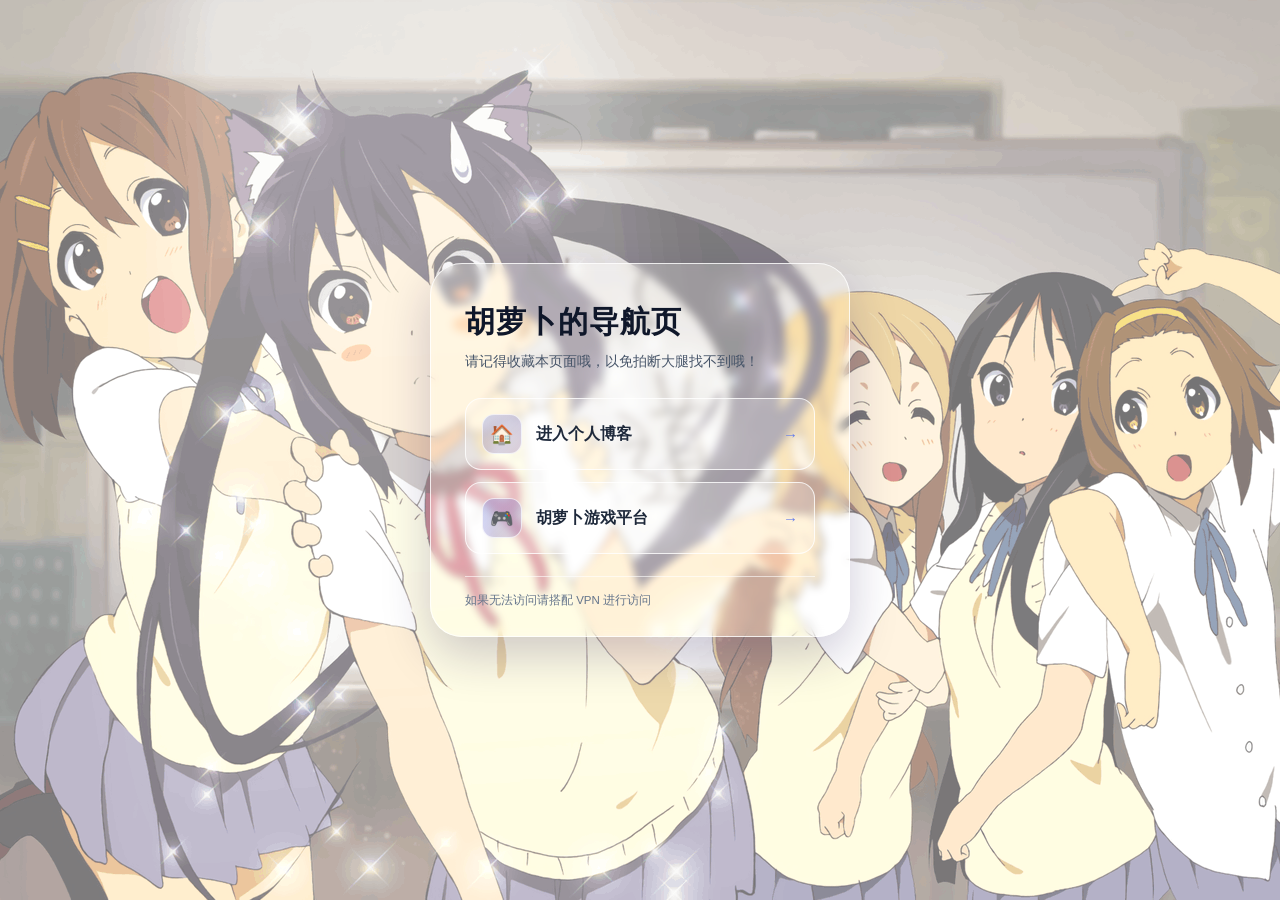
<file: index.html>
<!DOCTYPE html>
<html lang="zh-CN">
<head>
<meta charset="UTF-8">
<meta name="viewport" content="width=device-width, initial-scale=1.0">
<link rel="icon" type="image/png" href="/blog/pictures/zozlogo.png">
<title>胡萝卜的导航页</title>

<link rel="preconnect" href="https://fonts.googleapis.cn" crossorigin>
<link href="https://fonts.googleapis.cn/css2?family=ZCOOL+KuaiLe&display=swap" rel="stylesheet">

<style>
  :root {
    --glass-bg:       rgba(255, 255, 255, 0.22);
    --glass-bg-hover: rgba(255, 255, 255, 0.34);
    --glass-blur:     4px;
    --glass-saturate: 140%;
    --glass-border:   rgba(255, 255, 255, 0.8);
  }

  * { box-sizing: border-box; }
  html, body { height: 100%; }

  /* ============ 页面切换动画（复刻 PC 版博客主页的圆形展开）============
     ⚠️ 关键修复：body 始终保持可见，动画全部交给 .page-veil 覆盖层。
        旧写法把初始状态设成 body{opacity:0}，一旦页面被浏览器缓存
        （后退 / 前进走 bfcache）或从后台标签恢复，JS 不会重跑，
        body 就永远停在透明状态 —— 整页只剩紫底，必须手动刷新。
        改用覆盖层后，默认状态就是「完全不遮挡」，任何异常下看到的都是正常页面。 */
  .page-veil {
    position: fixed; inset: 0; z-index: 99990;
    pointer-events: none;
    background: linear-gradient(135deg, #4c5fd7 0%, #764ba2 45%, #2b1055 100%);
    /* 默认 circle(0) = 完全不遮挡；--vx / --vy 是展开圆心 */
    clip-path: circle(0px at var(--vx, 50%) var(--vy, 50%));
    -webkit-clip-path: circle(0px at var(--vx, 50%) var(--vy, 50%));
  }
  /* 入场：紫幕中间开洞、洞扩散到全屏 —— 画面从一点展开（同 PC 版观感） */
  .page-veil.opening {
    animation: veilReveal .75s cubic-bezier(.4, 0, .2, 1) both;
  }
  @keyframes veilReveal {
    from { clip-path: circle(150vmax at var(--vx, 50%) var(--vy, 50%));
           -webkit-clip-path: circle(150vmax at var(--vx, 50%) var(--vy, 50%)); }
    to   { clip-path: circle(0px at var(--vx, 50%) var(--vy, 50%));
           -webkit-clip-path: circle(0px at var(--vx, 50%) var(--vy, 50%)); }
  }
  /* 出场：反向，紫幕从四周收拢盖住页面，盖住后再跳转 */
  .page-veil.closing {
    animation: veilCover .42s cubic-bezier(.4, 0, .2, 1) forwards;
  }
  @keyframes veilCover {
    from { clip-path: circle(0px at var(--vx, 50%) var(--vy, 50%));
           -webkit-clip-path: circle(0px at var(--vx, 50%) var(--vy, 50%)); }
    to   { clip-path: circle(150vmax at var(--vx, 50%) var(--vy, 50%));
           -webkit-clip-path: circle(150vmax at var(--vx, 50%) var(--vy, 50%)); }
  }
  /* 老浏览器不支持 clip-path：幕布直接不显示，退化成普通跳转（不会紫屏） */
  @supports not (clip-path: circle(50% at 50% 50%)) {
    .page-veil { display: none; }
  }
  /* 尊重系统的「减少动态效果」设置 */
  @media (prefers-reduced-motion: reduce) {
    .page-veil.opening, .page-veil.closing { animation: none; }
  }


  body {
    margin: 0;
    background: linear-gradient(135deg, #4c5fd7 0%, #764ba2 45%, #2b1055 100%);
    color: #0f172a;
    font-family: -apple-system, BlinkMacSystemFont, 'PingFang SC', 'Hiragino Sans GB',
                 'Microsoft YaHei', 'Source Han Sans SC', 'Noto Sans CJK SC',
                 'WenQuanYi Micro Hei', sans-serif;
    overflow: hidden;
  }

  /* ============ 背景舞台（壁纸 + 提亮遮罩，与博客主页同一套） ============ */
  .stage {
    position: fixed; inset: 0;
    display: flex; align-items: center; justify-content: center;
    padding: 24px;
  }
  .stage::before {
    content: ''; position: absolute; inset: 0;
    background-image: var(--wallpaper, none);
    background-size: cover; background-position: center;
    opacity: 0; transition: opacity .5s ease;
  }
  .stage.has-wallpaper::before { opacity: 1; }
  /* 淡白遮罩：提亮壁纸，保证卡片里的深色文字读得清 */
  .stage::after {
    content: ''; position: absolute; inset: 0;
    background: rgba(255, 255, 255, 0.45);
  }

  /* ============ 液态玻璃卡片 ============ */
  .nav-card {
    position: relative; z-index: 1;
    width: 94%; max-width: 420px;
    max-height: calc(100vh - 48px); overflow-y: auto;
    padding: 38px 34px 26px;
    border-radius: 32px;
    background: var(--glass-bg);
    backdrop-filter: blur(var(--glass-blur)) saturate(var(--glass-saturate));
    -webkit-backdrop-filter: blur(var(--glass-blur)) saturate(var(--glass-saturate));
    border: 1px solid var(--glass-border);
    box-shadow: 0 18px 48px rgba(30, 20, 80, .22);
    opacity: 0; transform: scale(.94) translateY(18px);
    animation: cardIn .6s cubic-bezier(.34, 1.4, .64, 1) .05s forwards;
  }
  @keyframes cardIn { to { opacity: 1; transform: scale(1) translateY(0); } }
  .nav-card::-webkit-scrollbar { width: 6px; }
  .nav-card::-webkit-scrollbar-thumb { background: rgba(102,126,234,.4); border-radius: 3px; }

  .nav-title {
    font-family: 'ZCOOL KuaiLe', 'PingFang SC', 'Microsoft YaHei', sans-serif;
    font-size: 30px; color: #0f172a; margin: 0 0 8px; letter-spacing: 1px;
  }
  .nav-tip {
    margin: 0 0 24px; font-size: 13.5px; color: #475569; line-height: 1.7;
  }

  /* ============ 链接条目 ============ */
  .link-list { list-style: none; margin: 0; padding: 0; display: flex; flex-direction: column; gap: 12px; }
  .link-item {
    display: flex; align-items: center; gap: 14px;
    padding: 15px 16px; border-radius: 16px;
    background: var(--glass-bg);
    border: 1px solid var(--glass-border);
    text-decoration: none; color: inherit;
    transition: transform .18s ease, background .18s ease, box-shadow .18s ease;
  }
  .link-item:hover {
    transform: translateY(-2px);
    background: var(--glass-bg-hover);
    box-shadow: 0 8px 22px rgba(30, 20, 80, .14);
  }
  .link-item:active { transform: translateY(0) scale(.99); }

  .link-ico {
    flex: 0 0 auto; width: 40px; height: 40px; border-radius: 12px;
    display: flex; align-items: center; justify-content: center; font-size: 19px;
    background: linear-gradient(135deg, rgba(102,126,234,.30), rgba(118,75,162,.26));
    border: 1px solid rgba(255,255,255,.7);
  }
  .link-name {
    flex: 1; min-width: 0; font-size: 16px; font-weight: 600; color: #1e293b;
  }
  .link-arrow { flex: 0 0 auto; font-size: 15px; color: #667eea; transition: transform .18s ease; }
  .link-item:hover .link-arrow { transform: translateX(3px); }

  .nav-foot {
    margin-top: 22px; padding-top: 14px;
    border-top: 1px solid rgba(255,255,255,.6);
    font-size: 11.5px; color: #64748b; line-height: 1.6;
  }

  /* ============ 自定义鼠标（与 PC 版博客主页完全一致）============
     全局隐藏系统光标；指针离开网页区域时用 html.native-cursor 把系统光标还回来。
     两者永远互斥 —— 不会同时出现两个指针，也不会一个都没有。
     ⚠️ 不要用"手动加/减某个 class 来切换 cursor"的写法：状态一漏就整页没光标。
        全局 none 打底 + native-cursor 覆盖，只有两种状态，不会失控。 */
  *, *::before, *::after { cursor: none !important; }

  .q-arrow {
    position: fixed; width: 28px; height: 28px;
    pointer-events: none; z-index: 10000;
    /* 默认不显示：页面刚打开时箭头会停在 (0,0) 或上次的残留位置，
       必须先检测到真实的指针输入才现身（见 .q-arrow.ready） */
    opacity: 0;
    transform: scale(0.6);
    transition: opacity 0.08s ease;
  }
  .q-arrow.ready {
    opacity: 1;
    transform: scale(1);
    transition: opacity 0.18s ease, transform 0.18s cubic-bezier(0.34, 1.4, 0.64, 1);
  }
  .q-arrow.hover::before { transform: scale(1.3) rotate(-5deg); }
  .q-arrow::before {
    content: '';
    position: absolute; inset: 0;
    background: url("data:image/svg+xml,%3Csvg xmlns='http://www.w3.org/2000/svg' viewBox='0 0 28 28'%3E%3Cpath d='M5 3 L22 13 L14 14.5 L17.5 21 Z' fill='%23ffffff' stroke='%234f46e5' stroke-width='2.2' stroke-linejoin='round' stroke-linecap='round'/%3E%3C/svg%3E") center/contain no-repeat;
    transition: transform 0.15s ease;
  }
  .q-arrow.no-pointer { display: none; }

  /* 指针离开网页区域（移到最左侧外面、地址栏、别的窗口）时：
     自定义箭头已经藏了，但全局 cursor:none 还挂着 —— 那就会一个光标都看不见。
     所以离开时把系统光标还回来，回来时再切回自定义箭头。
     选择器特意加了 html.native-cursor 提高优先级，才能盖住上面那条 !important。 */
  html.native-cursor,
  html.native-cursor *,
  html.native-cursor *::before,
  html.native-cursor *::after { cursor: auto !important; }

  /* ============ 尾拖粒子 ============ */
  .cursor-particle {
    position: fixed;
    width: 12px; height: 12px;
    border-radius: 50%;
    background: rgba(255, 255, 255, 0.8);
    pointer-events: none;
    z-index: 9999;
    animation: particleFade 0.8s ease-out forwards;
  }
  @keyframes particleFade {
    0%   { opacity: 1; transform: scale(1); }
    100% { opacity: 0; transform: scale(0) translateY(-20px); }
  }

  /* ============ 点击冒出的爱心 ============ */
  .click-heart {
    position: fixed; pointer-events: none; z-index: 9998;
    animation: heartFloat 1s ease-out forwards;
  }
  @keyframes heartFloat {
    0%   { opacity: 1; transform: scale(0) rotate(0deg); }
    20%  { transform: scale(1.4) rotate(-5deg); }
    100% { opacity: 0; transform: scale(0.5) translateY(-100px) rotate(10deg); }
  }

  @media (max-width: 520px) {
    .nav-card { padding: 30px 22px 22px; max-width: none; border-radius: 26px; }
    .nav-title { font-size: 25px; }
    .link-ico { width: 36px; height: 36px; font-size: 17px; }
    .link-name { font-size: 15px; }
  }
</style>
</head>
<body>

<div class="page-veil" id="pageVeil"></div>

<div class="stage" id="stage">
  <main class="nav-card">
    <h1 class="nav-title" id="navTitle">胡萝卜的导航页</h1>
    <p class="nav-tip" id="navTip">请记得收藏本页面哦，以免拍断大腿找不到哦！</p>

    <ul class="link-list" id="linkList"></ul>

    <div class="nav-foot" id="navFoot">如果无法访问请搭配 VPN 进行访问</div>
  </main>
</div>

<div class="q-arrow" id="qArrow"></div>

<script src="./blog/data.js"></script>
<script>
/* ==========================================================================
   只改这一块就够了
   --------------------------------------------------------------------------
   links 里每一条只留「图标 + 名称」，没有标签、没有副标题。
   url 填 'auto' → 按访客设备自动进 blog/pc.html 或 blog/mobile.html
   ========================================================================== */
const CONFIG = {
  title: '胡萝卜的导航页',
  tip:   '请记得收藏本页面哦，以免拍断大腿找不到哦！',
  foot:  '如果无法访问请搭配 VPN 进行访问',

  links: [
    { name: '进入个人博客',   url: 'auto',                                   icon: '🏠' },
    { name: '胡萝卜游戏平台', url: './gaming_platform/gaming_platform.html', icon: '🎮' },
  ]
};
/* ========================================================================== */

/* ---------- 设备判断（只用来给 'auto' 那条选地址，不做任何跳转） ---------- */
function isMobileDevice() {
  try {
    var coarse  = window.matchMedia('(pointer: coarse)').matches;
    var noHover = window.matchMedia('(hover: none)').matches;
    var touch   = (navigator.maxTouchPoints || 0) > 0;
    if (coarse && noHover && touch) return true;
  } catch (e) {}
  var ua = navigator.userAgent || '';
  if (/iPhone|iPad|iPod|Android/i.test(ua)) return true;
  if (/Macintosh/i.test(ua) && (navigator.maxTouchPoints || 0) > 1) return true;   // iPadOS 伪装成 Mac
  return false;
}

/* ---------- 渲染列表 ---------- */
(function render() {
  document.getElementById('navTitle').textContent = CONFIG.title;
  document.getElementById('navTip').textContent   = CONFIG.tip;
  document.getElementById('navFoot').textContent  = CONFIG.foot;

  const auto = isMobileDevice() ? './blog/mobile.html' : './blog/pc.html';
  const list = document.getElementById('linkList');
  list.innerHTML = '';

  CONFIG.links.forEach(function (item) {
    const url = (item.url === 'auto') ? auto : item.url;
    if (!url) return;                                  // 没填地址就不显示

    const a = document.createElement('a');
    a.className = 'link-item';
    a.href = url;
    a.innerHTML = '<span class="link-ico"></span><span class="link-name"></span><span class="link-arrow">→</span>';
    a.querySelector('.link-ico').textContent  = item.icon || '🔗';
    a.querySelector('.link-name').textContent = item.name;
    list.appendChild(a);
  });
})();

/* ---------- 壁纸：跟博客主页同一张，加载失败就用紫蓝渐变兜底 ---------- */
(function wallpaper() {
  var D = window.SITE_DATA || {};
  var url = (D.PROFILE_WALLPAPERS && D.PROFILE_WALLPAPERS[0]) || '';
  if (!url) return;
  var stage = document.getElementById('stage');
  var img = new Image();
  img.onload = function () {
    stage.style.setProperty('--wallpaper', 'url("' + url + '")');
    stage.classList.add('has-wallpaper');
  };
  img.src = url;   // onerror 不处理：加载失败就保持渐变
})();

/* ---------- 跨页面记住指针最后位置（只在同一个标签页内有效）----------
   页面跳转时用它把自定义箭头直接落到正确位置，
   避免新页面"等不到 mousemove"而一直显示系统光标。 */
var PTR_KEY = 'zoz_last_pointer';
var lastPtr = { x: null, y: null };

function loadPointer() {
  try {
    var v = sessionStorage.getItem(PTR_KEY);
    if (!v) return null;
    var p = v.split(',');
    var x = parseFloat(p[0]), y = parseFloat(p[1]);
    return (isFinite(x) && isFinite(y)) ? { x: x, y: y } : null;
  } catch (e) { return null; }
}
function savePointer(x, y) { lastPtr.x = x; lastPtr.y = y; }
function flushPointer() {
  if (lastPtr.x == null) return;
  try { sessionStorage.setItem(PTR_KEY, lastPtr.x + ',' + lastPtr.y); } catch (e) {}
}
/* 移动过程中每 200ms 落盘一次；切页 / 关标签时立刻补一次，保证是最新的坐标 */
setInterval(flushPointer, 200);
window.addEventListener('pagehide', flushPointer);
window.addEventListener('beforeunload', flushPointer);

/* ==========================================================================
   自定义鼠标箭头 —— 与 PC 版博客主页（blog/pc.html）逐行一致
   --------------------------------------------------------------------------
   只在"确实有鼠标"的时候才显示自定义箭头：
   页面刚加载、或者用户用触屏/触控板点击时，箭头还没拿到过真实坐标，
   这时候显示出来会停在左上角或上次残留的位置，很出戏。
   所以先判定设备是否具备精确指针（hover: hover + pointer: fine），
   再等第一次真实 mousemove/pointermove 才浮现。
   ========================================================================== */
const qArrow = document.getElementById('qArrow');
let pointerSeen = false;
let lastX = null, lastY = null;

function hasFinePointer() {
  try {
    return window.matchMedia('(hover: hover) and (pointer: fine)').matches;
  } catch (e) { return true; }   // 不支持 matchMedia 就按有鼠标处理
}

(function initArrowVisibility() {
  if (!hasFinePointer()) {
    // 触屏：不显示自定义箭头，同时把被 cursor:none 干掉的原生光标还回来
    qArrow.classList.add('no-pointer');
    const st = document.createElement('style');
    st.textContent = '*, *::before, *::after { cursor: auto !important; }';
    document.head.appendChild(st);
    return;
  }

  /* ⚠️ 关键修复：跳转后"卡住系统光标"
     以前这里无条件挂 native-cursor，然后干等第一次 mousemove 才换成自定义箭头。
     但从导航页点链接进来时鼠标往往是不动的 —— 新页面加载完压根没有 mousemove，
     于是系统光标一直挂着，看起来就像"自定义箭头没了、卡出 Windows 指针"。
     现在先读上一个页面记下的指针坐标（sessionStorage，同标签页有效）：
     坐标可信就立刻把自定义箭头放好，只有确实没记录时才退回系统光标。 */
  var saved = loadPointer();
  if (saved && insideViewport(saved.x, saved.y)) {
    show(saved.x, saved.y);
  } else {
    document.documentElement.classList.add('native-cursor');
  }

  /* 规则：系统指针在网页区域内 → 显示自定义箭头 + 隐藏系统光标；
     指针离开网页区域 → 隐藏自定义箭头 + 把系统光标还回来。 */
  function insideViewport(x, y) {
    /* 必须严格在视口内：
       浏览器在指针贴边/移出时会补发坐标为 0 或 innerWidth 的边缘 mousemove，
       放行这些坐标就会让箭头卡在页面最左侧不消失 —— 于是"两个指针"。 */
    return x > 1 && y > 1 && x < window.innerWidth - 1 && y < window.innerHeight - 1;
  }
  function show(x, y) {
    if (x == null || y == null || !insideViewport(x, y)) return;   // 边缘/无效坐标一律不显示
    pointerSeen = true; lastX = x; lastY = y;
    qArrow.style.left = x + 'px'; qArrow.style.top = y + 'px';
    qArrow.classList.add('ready');
    document.documentElement.classList.remove('native-cursor');
  }
  function leave() {
    /* 正在淡出跳页：这时候把系统光标放出来，会在切页那一下闪一个 Windows 指针，
       正是"有概率卡出系统光标"的另一个来源，直接忽略。 */
    if (window.__pageLeaving) return;
    qArrow.classList.remove('ready');
    // 箭头藏了，就必须把系统光标还回来，否则那边一个指针都没有
    document.documentElement.classList.add('native-cursor');
  }
  function restore(e) {
    /* 指针回来了：优先用事件自带的坐标，没有（比如浏览器派发的假 enter 全 0）
       才退回上一次的有效坐标；实在都没有就继续显示系统光标，
       保证任何时刻都恰好有一个光标，不会空窗。 */
    if (e && insideViewport(e.clientX, e.clientY)) { show(e.clientX, e.clientY); return; }
    if (!pointerSeen || lastX == null || !insideViewport(lastX, lastY)) return;
    show(lastX, lastY);
  }

  /* 只有真实移动才负责"显示"：
     ⚠️ 不能用 mouseenter/pointerenter 来首次显示 —— 浏览器在页面加载完成、
        窗口重新获得焦点时会派发一个 clientX/clientY 全是 0 的假 enter 事件，
        照它定位就会在网页左上角凭空卡住一个箭头，看起来像多了一个指针。 */
  document.addEventListener('mousemove', (e) => {
    if (!insideViewport(e.clientX, e.clientY)) { leave(); return; }  // 贴到边缘就收起
    if (!pointerSeen || !qArrow.classList.contains('ready')) show(e.clientX, e.clientY);
  });
  document.addEventListener('pointermove', (e) => {
    if (e.pointerType !== 'mouse') return;
    if (!insideViewport(e.clientX, e.clientY)) { leave(); return; }
    if (!pointerSeen || !qArrow.classList.contains('ready')) show(e.clientX, e.clientY);
  });

  // 指针离开文档 → 收起 + 还回系统光标
  document.addEventListener('mouseleave', leave);
  document.addEventListener('pointerleave', (e) => { if (e.pointerType === 'mouse') leave(); });
  // 兜底：mouseout 且 relatedTarget 为空 = 指针离开了窗口（最可靠的跨浏览器判定）
  document.addEventListener('mouseout', (e) => { if (!e.relatedTarget) leave(); });
  // 重新进入：先摘掉 native-cursor，等真实移动再显示箭头
  document.addEventListener('mouseenter', restore);
  document.addEventListener('pointerenter', (e) => { if (e.pointerType === 'mouse') restore(e); });
  // 切走标签页 / 切到别的程序
  window.addEventListener('blur', leave);

  /* 点击也是真实指针输入：鼠标完全静止、只点一下的情况，靠它把箭头唤出来
     （比如刚跳进来就点空白处换壁纸） */
  document.addEventListener('mousedown', (e) => {
    if (insideViewport(e.clientX, e.clientY)) show(e.clientX, e.clientY);
  });
  document.addEventListener('pointerdown', (e) => {
    if (e.pointerType !== 'mouse') return;
    if (insideViewport(e.clientX, e.clientY)) show(e.clientX, e.clientY);
  });
})();

/* 位置跟随：无条件更新，与"显隐判定"完全解耦。
   ⚠️ 之前把边界检查写在这里，鼠标贴边时箭头就停止跟随、僵在原地 —— 就是那个 bug。 */
function moveArrow(x, y) {
  qArrow.style.left = x + 'px';
  qArrow.style.top  = y + 'px';
  savePointer(x, y);
}
document.addEventListener('mousemove', (e) => {
  moveArrow(e.clientX, e.clientY);
  createParticle(e.clientX, e.clientY);
});

function createParticle(x, y) {
  const p = document.createElement('div');
  p.className = 'cursor-particle';
  p.style.left = x - 6 + 'px'; p.style.top = y - 6 + 'px';
  const s = Math.random() * 8 + 4;
  p.style.width = s + 'px'; p.style.height = s + 'px';
  p.style.background = `hsla(${Math.random() * 360},100%,80%,0.8)`;
  document.body.appendChild(p);
  setTimeout(() => p.remove(), 800);
}

/* 悬停反馈：箭头放大 + 微旋转（事件委托，动态插入的卡片同样生效） */
const HOVER_SELECTOR = '.link-item';
document.addEventListener('mouseover', (e) => {
  if (e.target.closest && e.target.closest(HOVER_SELECTOR)) qArrow.classList.add('hover');
});
document.addEventListener('mouseout', (e) => {
  if (e.target.closest && e.target.closest(HOVER_SELECTOR)) qArrow.classList.remove('hover');
});

/* ============ 点击冒出的爱心（与 PC 版一致）============ */
const HEART_COLORS = ['#ff6b81', '#ff4757', '#ff3838', '#ff9ff3', '#f368e0', '#ee5a24'];
document.addEventListener('click', (e) => {
  const heart = document.createElement('div');
  heart.className = 'click-heart';
  heart.style.left = e.clientX - 25 + 'px';
  heart.style.top  = e.clientY - 25 + 'px';
  const size  = Math.random() * 18 + 32;
  const color = HEART_COLORS[Math.floor(Math.random() * HEART_COLORS.length)];
  heart.innerHTML = `<svg width="${size}" height="${size}" viewBox="0 0 24 24"><path d="M12 21.35l-1.45-1.32C5.4 15.36 2 12.28 2 8.5 2 5.42 4.42 3 7.5 3c1.74 0 3.41.81 4.5 2.09C13.09 3.81 14.76 3 16.5 3 19.58 3 22 5.42 22 8.5c0 3.78-3.4 6.86-8.55 11.54L12 21.35z" fill="${color}"/></svg>`;
  document.body.appendChild(heart);
  setTimeout(() => heart.remove(), 1000);
});


/* ==========================================================================
   页面切换动画：圆形展开 / 收拢（复刻 PC 版博客主页 .stage-profile 的观感）
   --------------------------------------------------------------------------
   ⚠️ 与旧版最大的不同：不再改 body 的 opacity。
      body 一旦停在透明状态，页面被浏览器缓存（后退走 bfcache）后
      JS 不会重跑，就永远恢复不回来 —— 表现就是"返回后一片紫，要刷新"。
      现在动画全在覆盖层上，页面本体始终可见。
   ========================================================================== */
(function pageTransition() {
  var veil = document.getElementById('pageVeil');
  var ORIGIN_KEY = 'zoz_page_origin';
  var COVER_MS = 420;

  function setOrigin(x, y) {
    if (!veil) return;
    veil.style.setProperty('--vx', x + 'px');
    veil.style.setProperty('--vy', y + 'px');
  }
  function loadOrigin() {
    try {
      var v = sessionStorage.getItem(ORIGIN_KEY);
      if (!v) return null;
      var p = v.split(',');
      var x = parseFloat(p[0]), y = parseFloat(p[1]);
      return (isFinite(x) && isFinite(y)) ? { x: x, y: y } : null;
    } catch (e) { return null; }
  }
  function saveOrigin(x, y) {
    try { sessionStorage.setItem(ORIGIN_KEY, x + ',' + y); } catch (e) {}
  }
  /* 强制清掉幕布上的动画状态，回到「完全不遮挡」 */
  function resetVeil() {
    if (!veil) return;
    veil.classList.remove('closing');
    veil.classList.remove('opening');
    veil.style.animation = 'none';
    void veil.offsetWidth;          // 强制回流，让上面的改动立即生效
  }

  /* ---------- 入场：从上次点击的位置（没有就从屏幕中心）圆形展开 ---------- */
  function enter() {
    if (!veil) return;
    var o = loadOrigin();
    if (o) setOrigin(o.x, o.y);
    veil.style.animation = '';      // 清掉可能残留的 none
    void veil.offsetWidth;
    veil.classList.add('opening');
  }
  requestAnimationFrame(function () { requestAnimationFrame(enter); });

  /* ---------- 出场：紫幕收拢盖住页面，再跳 ----------
     ⚠️ 只拦「同源 + 同标签 + 普通左键」；
        新标签打开（Ctrl / Cmd / 中键）、外链、锚点、下载一律放行。 */
  document.addEventListener('click', function (e) {
    if (e.defaultPrevented || e.button !== 0) return;
    if (e.metaKey || e.ctrlKey || e.shiftKey || e.altKey) return;
    var a = e.target.closest && e.target.closest('a[href]');
    if (!a || a.target === '_blank' || a.hasAttribute('download')) return;
    var url = a.href;
    if (!url || url.charAt(0) === '#') return;
    try {
      if (new URL(url, location.href).origin !== location.origin) return;
    } catch (err) { return; }

    e.preventDefault();
    if (window.__pageLeaving) return;      // 已经在处理第二次点击了
    window.__pageLeaving = true;           // 通知箭头逻辑：别把系统光标放出来

    saveOrigin(e.clientX, e.clientY);      // 新页面从这个位置展开

    if (!veil) { location.href = url; return; }   // 没有幕布就直接跳，绝不卡住
    setOrigin(e.clientX, e.clientY);
    veil.classList.remove('opening');
    veil.style.animation = '';
    void veil.offsetWidth;
    veil.classList.add('closing');
    setTimeout(function () { location.href = url; }, COVER_MS);
  }, true);   // 捕获阶段：赶在其它 click 处理之前拦下

  /* ============ 关键修复：从浏览器缓存恢复（后退 / 前进）============
     bfcache 会把页面连同「紫幕已经盖住」的状态一起冻结。
     不处理的话，返回时看到的就是一片紫 —— 旧版紫屏 bug 的根因。
     persisted === true 表示这次是从缓存恢复，必须立刻把幕布掀掉。 */
  window.addEventListener('pageshow', function (e) {
    window.__pageLeaving = false;
    resetVeil();
    if (e.persisted) {
      // 从缓存回来：不重播入场动画，直接显示完整页面
      try { sessionStorage.removeItem(ORIGIN_KEY); } catch (err) {}
    }
  });

  /* 切回本标签页：万一跳转没真发生，别让页面一直被遮着 */
  document.addEventListener('visibilitychange', function () {
    if (!document.hidden && window.__pageLeaving) {
      window.__pageLeaving = false;
      resetVeil();
    }
  });
})();

</script>
</body>
</html>
</file>
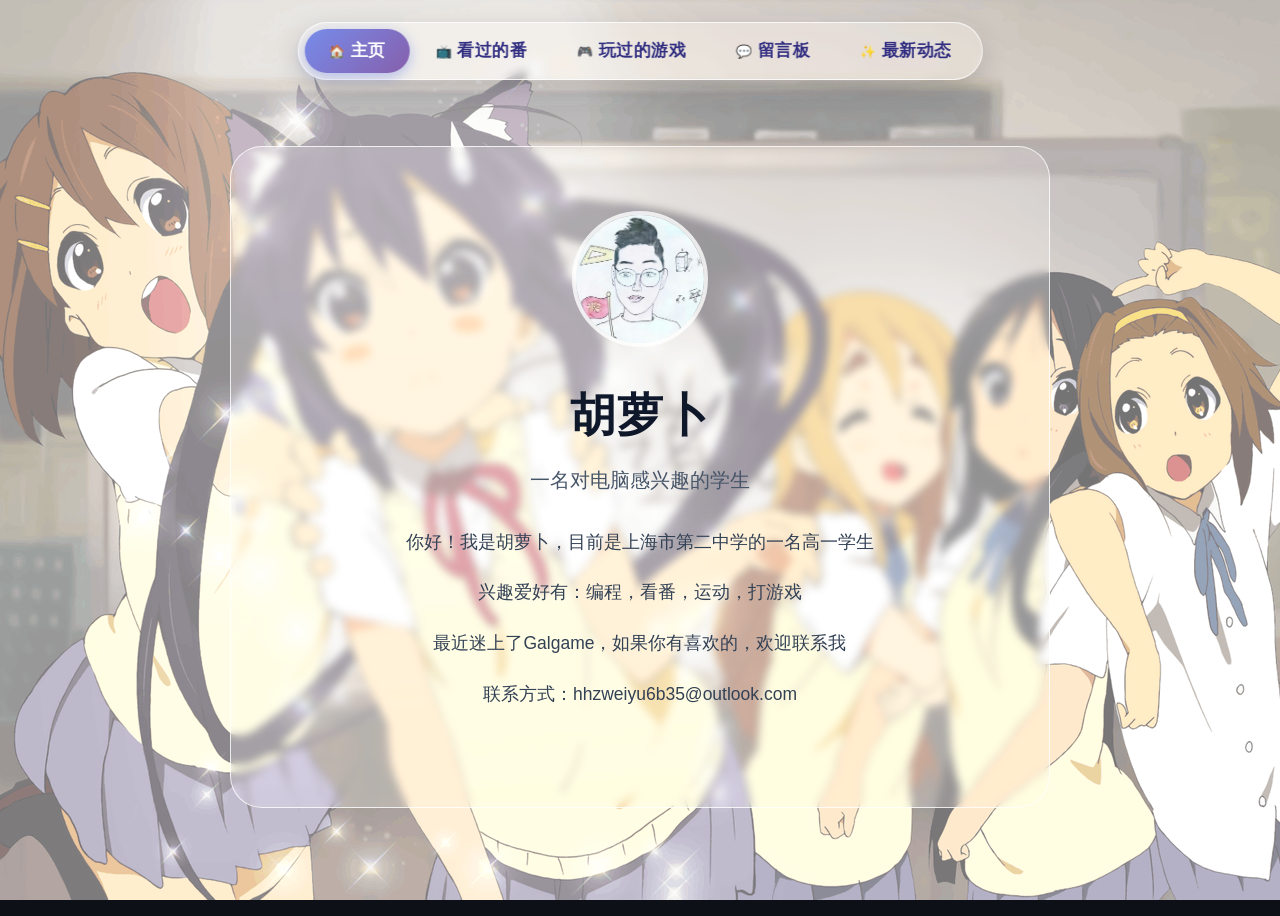
<file: blog/mobile.html>
<!DOCTYPE html>
<html lang="zh-CN">
<head>
  <meta charset="UTF-8">
  <!-- viewport-fit=cover：让页面延伸到 iPhone 刘海/圆角区，配合下面的 safe-area 使用 -->
  <meta name="viewport" content="width=device-width, initial-scale=1.0, maximum-scale=1.0, user-scalable=no, viewport-fit=cover">
  <meta name="theme-color" content="#0d1117">
  <meta name="apple-mobile-web-app-capable" content="yes">
  <meta name="apple-mobile-web-app-status-bar-style" content="black-translucent">
  <!-- 地址栏 / 标签页图标：
       iOS Safari 主要认 apple-touch-icon（加到主屏幕、地址栏都用它），
       光有 favicon 在手机上会显示空白。 -->
  <link rel="icon" type="image/png" sizes="32x32" href="/blog/pictures/zozlogo.png">
  <link rel="icon" type="image/png" sizes="192x192" href="/blog/pictures/zozlogo.png">
  <link rel="apple-touch-icon" href="/blog/pictures/zozlogo.png">
  <link rel="apple-touch-icon" sizes="180x180" href="/blog/pictures/zozlogo.png">

  <!-- 分享 / 预览卡片（微信、QQ、Safari 都会读） -->
  <meta property="og:type" content="website">
  <meta property="og:title" content="胡萝卜的个人博客">
  <meta property="og:description" content="一名对电脑感兴趣的学生">
  <meta property="og:image" content="https://huluob0721.github.io/blog/pictures/zozlogo.png">
  <meta name="twitter:card" content="summary">
  <meta name="twitter:image" content="https://huluob0721.github.io/blog/pictures/zozlogo.png">

  <title>胡萝卜的个人博客</title>

  <!-- 设备分流：万一是电脑打开了这个页面，自动送回 PC 版 -->
  <script src="device-redirect.js"></script>

  <style>
    /* ---------- 基础 ---------- */
    :root {
      /* 与 PC 版完全一致的玻璃参数：blur 只有 4px，
         之前这里用了 18px，糊得比 PC 版厉害太多。 */
      --glass-bg:       rgba(255, 255, 255, 0.22);
      --glass-bg-hover: rgba(255, 255, 255, 0.32);
      --glass-blur:     4px;
      --glass-saturate: 140%;
      --glass-border:   rgba(255, 255, 255, 0.8);
      --tabbar-h:       62px;
      --safe-b:         env(safe-area-inset-bottom, 0px);
      --safe-t:         env(safe-area-inset-top, 0px);
    }

    * { margin: 0; padding: 0; box-sizing: border-box; }

    /* 移动端要的是"系统光标"和原生滚动手感，不要 PC 那套自定义箭头 */
    html, body {
      height: 100%;
      overflow: hidden;                 /* 整页不滚，只让内容区滚 */
      overscroll-behavior: none;        /* 关掉系统的下拉刷新/橡皮筋，换成自己的 */
      -webkit-font-smoothing: antialiased;
      /* ⚠️ 关键：iOS 的 user-scalable=no 会被 Safari 忽略，
         双击仍然会触发系统缩放，把"双击换壁纸"吃掉。
         touch-action: manipulation 才能真正禁用双击缩放（同时保留滚动/捏合）。 */
      touch-action: manipulation;
    }
    body {
      background: #0d1117;
      color: #0f172a;
      /* iOS 优先：SF Pro / PingFang SC，数字按系统风格渲染 */
      font-family: -apple-system, BlinkMacSystemFont, 'SF Pro Text', 'PingFang SC',
                   'Hiragino Sans GB', 'Microsoft YaHei', 'Source Han Sans SC',
                   'Noto Sans CJK SC', 'WenQuanYi Micro Hei', sans-serif;
      font-feature-settings: 'kern' 1;
      text-rendering: optimizeLegibility;
      /* 禁止长按选中/弹菜单，避免误触；输入框单独放开 */
      -webkit-user-select: none; user-select: none;
      -webkit-tap-highlight-color: transparent;
    }

    /* ---------- 壁纸层 ---------- */
    /* 壁纸层：和 PC 版 .stage-profile 完全同款的结构 ——
       元素本身是蓝紫渐变兜底，壁纸图放在 ::before 独立层上。
       这样图片加载失败/被墙时，::before 是透明的，
       露出的就是渐变而不是黑屏（以前图直接设在元素上，
       加载失败会露出 body 的 #0d1117 纯黑）。 */
    #wallpaper {
      position: fixed; inset: 0; z-index: 0;
      background: linear-gradient(135deg, #4c5fd7 0%, #764ba2 45%, #2b1055 100%);
    }
    #wallpaper::before {
      content: '';
      position: absolute; inset: 0;
      background-image: var(--wall-img);
      background-size: cover;
      background-position: center;
      transition: opacity 0.45s ease;
    }
    #wallpaper.switching::before { opacity: 0.35; }

    /* 常驻淡白色遮罩 —— 与 PC 版 .stage-profile::after 完全同款。
       作用：提亮壁纸、压低对比度，保证卡片里的深色文字在任何壁纸上都清晰可读。
       ⚠️ 必须是常驻的（不参与 switching 淡出）：
         切换壁纸时只有图片层淡出，遮罩不动，
         所以淡出瞬间露出的是"渐变兜底 + 白遮罩"，而不是黑屏。 */
    #wallpaper::after {
      content: '';
      position: absolute; inset: 0;
      background: rgba(255, 255, 255, 0.45);
      pointer-events: none;
    }

    /* ---------- 整体骨架：内容区 + 底栏 ---------- */
    .app {
      position: relative; z-index: 1;
      height: 100dvh;
      display: flex; flex-direction: column;
      /* iOS 状态栏 / 灵动岛下方留一点呼吸空间 */
      padding-top: calc(var(--safe-t) + 8px);
    }
    @supports not (height: 100dvh) {
      .app { height: 100vh; }
    }

    /* ---------- 内容区（唯一可滚动的地方） ---------- */
    .viewport {
      flex: 1;
      overflow-y: auto;
      overflow-x: hidden;
      /* ⚠️ 千万别加 -webkit-overflow-scrolling: touch：
         它会为滚动容器创建一个独立的矩形合成层，在 iOS 上和 backdrop-filter
         打架，表现为内容区四周出现方形的黑色残影框。
         iOS 13+ 惯性滚动本来就是默认行为，不需要这个属性。 */
      overscroll-behavior-y: contain;
      /* 底栏是浮动胶囊，留白要把它整块让出来（含安全区） */
      padding: 0 16px calc(var(--tabbar-h) + var(--safe-b) + 34px);
    }
    /* 原生滚动条在移动端本来就很细，直接隐藏更干净 */
    .viewport::-webkit-scrollbar { display: none; }
    .viewport { scrollbar-width: none; }

    /* ---------- 玻璃卡片 ---------- */
    .card {
      background: var(--glass-bg);
      backdrop-filter: blur(var(--glass-blur)) saturate(var(--glass-saturate));
      -webkit-backdrop-filter: blur(var(--glass-blur)) saturate(var(--glass-saturate));
      border: 1px solid var(--glass-border);
      border-radius: 26px;
      padding: 26px 20px;
      margin-top: 14px;
      /* ⚠️ 完全不写 box-shadow，和 PC 版 .profile-card 一致。
         原因：卡片背景是半透明的(0.22)，任何外阴影都会**透过卡片自身**显形，
         在暗色壁纸上就是一圈黑框（圆角处最明显）；
         inset 阴影同样会和 backdrop-filter 抢渲染，iOS 上容易出边缘残影。
         玻璃的边缘靠 1px 白色 border 勾勒就够了。 */
    }

    /* ---------- 主页 ----------
       头像统一【左对齐】，和下面的昵称 / 简介 / 副标题保持同一条左边线。
       ⚠️ 之前这里只写了 text-align:center，结果加载前后位置会跳：
         加载前显示 .avatar-fallback（div，靠 margin:0 auto 居中）；
         加载成功后 JS 把 <img> 切成 display:block —— text-align 对块级元素无效，
         全局又重置了 margin:0，img 就会掉到左边。
       现在两者都显式左对齐、都不用 auto 边距，加载前后严丝合缝。 */
    .avatar-wrap {
      text-align: left;
    }
    .avatar {
      width: 92px; height: 92px; border-radius: 50%;
      object-fit: cover; border: 3px solid rgba(255,255,255,0.85);
      box-shadow: 0 4px 14px rgba(79,70,229,0.28);
      /* 左对齐 + 清掉 auto 边距：和 fallback 位置完全一致 */
      margin: 0;
      display: none;                    /* 加载成功前不显示，避免闪一个破图 */
    }
    .avatar-fallback {
      width: 92px; height: 92px; border-radius: 50%; margin: 0;
      background: linear-gradient(135deg, #667eea, #764ba2);
      border: 3px solid rgba(255,255,255,0.85);
      /* 和加载后的 <img> 保持同一圈阴影，切换时不会出现"突然多了个光晕" */
      box-shadow: 0 4px 14px rgba(79,70,229,0.28);
    }
    .nickname {
      font-family: 'ZCOOL KuaiLe', 'PingFang SC', sans-serif;
      font-size: 27px; color: #0f172a; margin: 14px 0 4px; letter-spacing: 1px;
    }
    .subtitle { font-size: 14.5px; color: #475569; margin-bottom: 18px; font-weight: 500; }
    .bio {
      font-size: 14.5px; color: #334155; line-height: 1.9; text-align: left;
      /* 全局禁止了选中，这里放开：邮箱要能长按复制 */
      -webkit-user-select: text; user-select: text;
    }
    .bio p { margin-bottom: 8px; }
    .bio p:last-child { margin-bottom: 0; }

    /* ---------- 区块标题 ---------- */
    .section-title {
      font-size: 17px; font-weight: 700; color: #3730a3;
      margin-bottom: 14px; padding-left: 11px;
      border-left: 4px solid #667eea;
      text-align: left;
    }

    /* ---------- 列表条目（番剧 / 游戏 / 动态 共用） ---------- */
    .list { display: flex; flex-direction: column; gap: 11px; }
    .item {
      display: flex; align-items: flex-start; gap: 13px;
      padding: 13px 14px; border-radius: 18px;
      background: var(--glass-bg);
      border: 1px solid var(--glass-border);
      text-align: left;
      transition: transform 0.22s cubic-bezier(0.34, 1.4, 0.64, 1),
                  background 0.2s ease;
    }
    /* iOS 的按压反馈：轻微缩小 + 回弹 */
    .item:active { background: var(--glass-bg-hover); transform: scale(0.97); }
    .item-cover {
      flex-shrink: 0; width: 52px; height: 72px; border-radius: 10px;
      background: linear-gradient(135deg, #667eea, #764ba2);
      object-fit: cover;
    }
    .item-main { flex: 1; min-width: 0; }
    .item-title { font-size: 15.5px; color: #0f172a; font-weight: 600; line-height: 1.45; }
    .item-meta  { font-size: 12.5px; color: #475569; margin-top: 4px; font-weight: 500; }
    .item-score { color: #f59e0b; font-weight: 700; letter-spacing: 1px; }
    .item-comment { font-size: 13.5px; color: #334155; line-height: 1.7; margin-top: 5px; }
    .item-status {
      display: inline-block; font-size: 11px; font-weight: 600;
      padding: 2px 8px; border-radius: 7px; margin-left: 6px;
      background: rgba(102,126,234,0.16); color: #4338ca;
    }
    .item-status.playing { background: rgba(236,72,153,0.16); color: #be185d; }
    .item-status.dropped { background: rgba(100,116,139,0.18); color: #475569; }

    .news-tag {
      display: inline-block; font-size: 11px; color: #ec4899;
      background: rgba(236,72,153,0.14);
      padding: 2px 8px; border-radius: 7px; margin-top: 5px; font-weight: 600;
    }
    .news-date {
      flex-shrink: 0; font-size: 12px; color: #667eea; font-weight: 700;
      background: rgba(102,126,234,0.14);
      padding: 5px 10px; border-radius: 9px; white-space: nowrap;
    }
    .empty { font-size: 14px; color: #64748b; text-align: center; padding: 26px 0; }

    /* ---------- 留言板 ---------- */
    .giscus-host { min-height: 260px; border-radius: 14px; overflow: hidden; }
    .giscus-host iframe { width: 100%; border: none; min-height: 420px; }
    .board-hint {
      font-size: 12.5px; color: #64748b; line-height: 1.8;
      text-align: center; padding: 8px 4px 14px;
    }
    .board-hint a {
      color: #4f46e5; text-decoration: none;
      -webkit-user-select: all; user-select: all;
      padding: 6px 10px; border-radius: 10px; background: rgba(79,70,229,0.10);
    }

    /* ---------- 底部标签栏 ----------
       和 PC 版顶部导航是同一套视觉语言：浮动玻璃胶囊 + 紫蓝渐变滑块指示器，
       只是挪到底部、改成图标在上文字在下，以契合 iOS 的操作习惯。 */
    .tabbar {
      position: fixed; z-index: 50;
      left: 12px; right: 12px;
      bottom: calc(10px + var(--safe-b));
      padding: 6px;
      border-radius: 999px;
      background: rgba(255, 255, 255, 0.30);
      /* 与 PC 版顶栏同款：背景 0.30 + blur 4px，通透程度一致 */
      backdrop-filter: blur(var(--glass-blur)) saturate(var(--glass-saturate));
      -webkit-backdrop-filter: blur(var(--glass-blur)) saturate(var(--glass-saturate));
      border: 1px solid rgba(255, 255, 255, 0.85);
      box-shadow: 0 10px 28px rgba(15, 23, 42, 0.18);
    }
    .tabbar-inner { position: relative; display: flex; align-items: center; gap: 2px; }

    /* 滑块：与 PC 版 .nav-indicator 完全同款 */
    .tab-indicator {
      position: absolute; top: 0; left: 0;
      height: 100%; width: 0;
      border-radius: 999px;
      background: linear-gradient(135deg, rgba(102,126,234,0.88), rgba(118,75,162,0.88));
      box-shadow: 0 4px 14px rgba(102, 126, 234, 0.45);
      transition: transform 0.42s cubic-bezier(0.34, 1.4, 0.64, 1),
                  width 0.42s cubic-bezier(0.34, 1.4, 0.64, 1);
      z-index: 0;
    }
    .tab {
      position: relative; z-index: 1;
      flex: 1; border: none; background: transparent;
      display: flex; flex-direction: column; align-items: center; justify-content: center;
      gap: 2px; padding: 7px 2px;
      border-radius: 999px;
      font-family: inherit; font-size: 11px; font-weight: 600;
      color: #312e81; letter-spacing: 0.2px;
      transition: color 0.28s ease, transform 0.2s ease;
      min-height: 48px;                 /* iOS 建议的触摸目标尺寸 */
    }
    .tab .ico { font-size: 18px; line-height: 1; }
    .tab.active { color: #fff; }
    .tab:active { transform: scale(0.94); }

    /* ---------- 动态详情：底部抽屉（比居中弹窗更适合手机） ---------- */
    .sheet-mask {
      position: fixed; inset: 0; z-index: 90;
      background: rgba(15,23,42,0.42);
      opacity: 0; pointer-events: none; transition: opacity 0.28s ease;
    }
    .sheet-mask.show { opacity: 1; pointer-events: auto; }
    .sheet {
      position: fixed; left: 0; right: 0; bottom: 0; z-index: 91;
      max-height: 82vh;
      max-height: 82dvh;
      /* 与卡片 / 底栏同一套玻璃参数，之前是 0.9 的实心白，跟整体不搭 */
      background: var(--glass-bg);
      backdrop-filter: blur(var(--glass-blur)) saturate(var(--glass-saturate));
      -webkit-backdrop-filter: blur(var(--glass-blur)) saturate(var(--glass-saturate));
      border-radius: 34px 34px 0 0;
      border: 1px solid var(--glass-border);
      border-bottom: none;
      padding: 10px 22px calc(26px + var(--safe-b));
      transform: translateY(100%);
      transition: transform 0.32s cubic-bezier(0.32, 0.72, 0, 1);
      display: flex; flex-direction: column;
    }
    .sheet.show { transform: translateY(0); }
    .sheet-grab {
      width: 38px; height: 5px; border-radius: 3px;
      background: rgba(15,23,42,0.20); margin: 0 auto 14px; flex-shrink: 0;
      cursor: pointer;
    }
    .sheet-body { overflow-y: auto; }
    .sheet-date {
      display: inline-block; font-size: 12.5px; font-weight: 700;
      color: #667eea; background: rgba(102,126,234,0.14);
      padding: 5px 11px; border-radius: 9px; margin-bottom: 12px;
    }
    .sheet-grab:active { background: rgba(15,23,42,0.32); }
    .sheet-title {
      font-family: 'ZCOOL KuaiLe', 'PingFang SC', sans-serif;
      font-size: 23px; color: #0f172a; margin-bottom: 14px; line-height: 1.4;
    }
    .sheet-text { font-size: 15.5px; color: #334155; line-height: 1.95; margin-bottom: 13px; }
    .sheet-text:last-child { margin-bottom: 0; }

    /* ---------- 点击爱心 ---------- */
    .heart {
      position: fixed; z-index: 80; pointer-events: none;
      font-size: 20px;
      animation: floatUp 0.9s ease-out forwards;
    }
    @keyframes floatUp {
      0%   { opacity: 1; transform: translate(-50%, -50%) scale(0.6); }
      100% { opacity: 0; transform: translate(-50%, -170%) scale(1.35); }
    }

    /* ---------- 切页动效 ----------
       原来用 display:none → block + animation，每次切换都要重新触发布局和动画，
       所以能看到"重新渲染"的过程（内容先塌下去再长出来、还会闪一下）。

       现在：五个页面**始终渲染、绝对定位叠放**，切换只改 opacity / transform
       （纯合成层属性，不触发重排），容器高度单独做平滑过渡。
       这样切页是"两个已渲染好的画面交叉淡入淡出"，没有渲染过程。 */
    /* ⚠️ 这里刻意【不做高度过渡】。
       之前给容器加了 height 过渡 + overflow:hidden：过渡的那 0.28 秒里
       容器高度小于页面高度，卡片底部被直角裁掉 —— 就是那个"方形的残影框"。
       现在高度直接瞬时设成当前页高度，裁剪边界始终和内容一致，不会裁到内容。 */
    .pages {
      position: relative;
      /* 非激活页是 absolute，本来撑不高容器；这里裁剪是为了防止它们把
         viewport 的 scrollHeight 撑大（absolute 元素会计入滚动高度） */
      overflow: hidden;
    }

    /* ⚠️ 切页【只做位移，完全不碰 opacity】。
       原因：opacity < 1 会让元素变成"背景根(backdrop root)"，
       卡片的毛玻璃在这瞬间采样不到身后的壁纸，就会发黑。
       所以宁可放弃淡入淡出，也要把玻璃框彻底做干净。

       所有 opacity 相关的坑一并列出（都不要碰）：
         1) opacity 过渡 —— 上面说的，会短暂形成背景根；
         2) will-change: opacity —— 永久形成背景根；
         3) visibility:hidden —— WebKit 上 backdrop-filter 仍可能参与合成；
         4) 容器 height 过渡 + overflow:hidden —— 过渡期间直角裁切。
       位移(transform)不影响毛玻璃采样，是唯一安全的过渡方式。 */
    .page {
      position: absolute; top: 0; left: 0; width: 100%;
      /* 非激活：opatity 直接 0，且【不给 opacity 过渡】。
         静态的 opacity:0 不会让"看得见的内容"发黑（它本身就不可见）；
         关键是切换要瞬时，绝不能经过 0<opacity<1 的中间态 ——
         那个中间态会形成背景根，正是黑框的根源。 */
      opacity: 0;
      transform: translateY(14px);
      pointer-events: none;
      /* 只过渡 transform：位移不影响毛玻璃采样，是唯一安全的动画方式 */
      transition: transform 0.26s cubic-bezier(0.34, 1.3, 0.64, 1);
    }
    .page.active {
      opacity: 1;
      transform: none;
      pointer-events: auto;
    }
    /* 非激活页毛玻璃卸掉：反正已经挪出可视区，
       避免它们在 iOS 上作为 backdrop-filter 图层参与合成留下矩形残影 */
    .page:not(.active) .card,
    .page:not(.active) .item {
      backdrop-filter: none !important;
      -webkit-backdrop-filter: none !important;
    }

    /* ---------- 首次入场 ---------- */
    #boot {
      position: fixed; inset: 0; z-index: 200;
      background: #0d1117;
      display: flex; align-items: center; justify-content: center;
      transition: opacity 0.4s ease;
    }
    #boot.gone { opacity: 0; pointer-events: none; }
    #boot .dot {
      width: 30px; height: 30px; border-radius: 50%;
      border: 2.5px solid rgba(255,255,255,0.18);
      border-top-color: #a5b4fc;
      animation: spin 0.9s cubic-bezier(0.4, 0, 0.2, 1) infinite;
    }
    @keyframes spin { to { transform: rotate(360deg); } }

    /* 横屏 / 大屏手机稍微收一收 */
    @media (min-width: 600px) {
      .viewport { max-width: 560px; margin: 0 auto; width: 100%; }
    }
  </style>
</head>
<body>

  <div id="wallpaper"></div>

  <div class="app">
    <div class="viewport" id="viewport">
      <div class="pages" id="pages">

      <!-- 主页 -->
      <section class="page active" data-page="home">
        <div class="card">
          <div class="avatar-wrap">
            <img class="avatar" id="avatar" alt="头像">
            <div class="avatar-fallback" id="avatarFallback"></div>
          </div>
          <h2 class="nickname">胡萝卜</h2>
          <p class="subtitle">一名对电脑感兴趣的学生</p>
          <div class="bio" id="bio"></div>
        </div>
      </section>

      <!-- 看过的番 -->
      <section class="page" data-page="anime">
        <div class="card">
          <div class="section-title">看过的番</div>
          <div class="list" id="animeList"></div>
        </div>
      </section>

      <!-- 玩过的游戏 -->
      <section class="page" data-page="game">
        <div class="card">
          <div class="section-title">玩过的游戏</div>
          <div class="list" id="gameList"></div>
        </div>
      </section>

      <!-- 留言板 -->
      <section class="page" data-page="board">
        <div class="card">
          <div class="section-title">留言板</div>
          <div class="board-hint" id="boardHint">留言由 GitHub 提供，登录后即可发言</div>
          <div class="giscus-host" id="giscusHost"></div>
        </div>
      </section>

      <!-- 最新动态 -->
      <section class="page" data-page="news">
        <div class="card">
          <div class="section-title">最新动态</div>
          <div class="list" id="newsList"></div>
        </div>
      </section>

      </div>
    </div>
  </div>

  <!-- 底部标签栏 -->
  <nav class="tabbar" id="tabbar">
    <div class="tabbar-inner">
      <div class="tab-indicator" id="tabIndicator"></div>
      <button class="tab active" data-page="home"><span class="ico">🏠</span><span>主页</span></button>
      <button class="tab" data-page="anime"><span class="ico">📺</span><span>番剧</span></button>
      <button class="tab" data-page="game"><span class="ico">🎮</span><span>游戏</span></button>
      <button class="tab" data-page="board"><span class="ico">💬</span><span>留言</span></button>
      <button class="tab" data-page="news"><span class="ico">✨</span><span>动态</span></button>
    </div>
  </nav>

  <!-- 动态详情抽屉 -->
  <div class="sheet-mask" id="sheetMask"></div>
  <div class="sheet" id="sheet">
    <div class="sheet-grab"></div>
    <div class="sheet-body">
      <span class="sheet-date" id="sheetDate"></span>
      <h3 class="sheet-title" id="sheetTitle"></h3>
      <div id="sheetText"></div>
    </div>
  </div>

  <div id="boot"><div class="dot"></div></div>

  <script src="data.js"></script>
  <script>
  (function () {
    'use strict';

    /* ================= 数据 ================= */
    var D = window.SITE_DATA || {};
    var DYNAMICS = D.DYNAMICS || [];
    var ANIME    = D.ANIME    || [];
    var GAMES    = D.GAMES    || [];
    var GISCUS   = D.GISCUS   || {};
    var WALLPAPERS   = D.PROFILE_WALLPAPERS || [];
    var AVATAR_URL   = D.AVATAR_URL || '';
    var PRELOAD_TIMEOUT = D.PRELOAD_TIMEOUT || 3000;
    var DISCUSS_URL = D.DISCUSS_URL || '';

    function esc(s) {
      return String(s == null ? '' : s)
        .replace(/&/g, '&amp;').replace(/</g, '&lt;').replace(/>/g, '&gt;');
    }
    function starStr(n) {
      n = Number(n) || 0;
      return '★★★★★'.slice(0, n) + '☆☆☆☆☆'.slice(0, 5 - n);
    }
    /* 状态标签配色（按语义分三组）：
         进行中  在玩 / 在看 / 偶尔玩 / 玩了一半左右  → 粉色 playing
         已放弃  弃坑 / 弃番                        → 灰色 dropped
         已完成  已通关 / 已看完                    → 靛蓝（默认）
       之前「玩了一半左右」没被匹配到，掉进了默认色，
       于是和「已通关」显示成同一个颜色 —— 这就是颜色错的地方。 */
    function statusCls(s) {
      s = String(s || '');
      if (s.indexOf('在玩') >= 0 || s.indexOf('在看') >= 0 ||
          s.indexOf('偶尔玩') >= 0 || s.indexOf('一半') >= 0) return 'playing';
      if (s.indexOf('弃') >= 0) return 'dropped';
      return '';
    }

    /* ================= 壁纸 ================= */
    var wallpaper = document.getElementById('wallpaper');
    var wallIdx = 0;

    function applyWallpaper(i) {
      var url = WALLPAPERS[i];
      if (!url) return;
      wallpaper.classList.add('switching');
      var img = new Image();
      var done = false;
      var finish = function () {
        if (done) return; done = true;
        // 写到 ::before 层的 CSS 变量上；图挂了就保持渐变兜底
        wallpaper.style.setProperty('--wall-img', 'url("' + url + '")');
        wallpaper.classList.remove('switching');
      };
      img.onload = finish; img.onerror = finish;
      img.src = url;
      setTimeout(finish, PRELOAD_TIMEOUT);
    }
    function nextWallpaper() {
      if (WALLPAPERS.length < 2) return;
      wallIdx = (wallIdx + 1) % WALLPAPERS.length;
      applyWallpaper(wallIdx);
    }
    // 启动：先预载第一张，最多等 PRELOAD_TIMEOUT
    (function bootWallpaper() {
      if (!WALLPAPERS.length) return;
      applyWallpaper(0);
      WALLPAPERS.forEach(function (u) { var i = new Image(); i.src = u; });
    })();

    /* ================= 头像 ================= */
    (function bootAvatar() {
      var img = document.getElementById('avatar');
      var fb = document.getElementById('avatarFallback');
      function useFallback() { img.style.display = 'none'; fb.style.display = 'block'; }
      if (!AVATAR_URL) { useFallback(); return; }
      var settled = false;
      img.onload = function () {
        if (settled) return; settled = true;
        img.style.display = 'block'; fb.style.display = 'none';
      };
      img.onerror = function () { if (settled) return; settled = true; useFallback(); };
      // 超时兜底：网络慢时不能一直空着
      setTimeout(function () { if (!settled) { settled = true; useFallback(); } }, PRELOAD_TIMEOUT);
      img.src = AVATAR_URL;
    })();

    /* ================= 渲染 ================= */
    var BIO_LINES = [
      '你好！我是胡萝卜，目前是上海市第二中学的一名高一学生',
      '兴趣爱好有：编程，看番，运动，打游戏',
      '最近迷上了Galgame，如果你有喜欢的，欢迎联系我',
      '联系方式：hhzweiyu6b35@outlook.com'
    ];
    document.getElementById('bio').innerHTML =
      BIO_LINES.map(function (l) { return '<p>' + esc(l) + '</p>'; }).join('');

    function renderEntries(mount, items, metaFn) {
      if (!mount) return;
      if (!items.length) { mount.innerHTML = '<div class="empty">这里还没有内容</div>'; return; }
      mount.innerHTML = items.map(function (it) {
        /* 没配封面图时，显示标题首字（和 PC 版 .entry-cover 完全一致），
           之前这里是个纯色块，看起来像图片丢了 */
        var cover = it.cover
          ? '<img class="item-cover" src="' + esc(it.cover) + '" alt="" loading="lazy">'
          : '<div class="item-cover" style="background:linear-gradient(135deg,' +
            esc(it.color || '#667eea') + ',rgba(255,255,255,0.45));' +
            'display:flex;align-items:center;justify-content:center;' +
            'color:#fff;font-weight:700;font-size:22px;">' +
            esc(String(it.title || '?').charAt(0)) + '</div>';
        return '' +
          '<div class="item">' + cover +
            '<div class="item-main">' +
              '<div class="item-title">' + esc(it.title) +
                (it.status ? '<span class="item-status ' + statusCls(it.status) + '">' + esc(it.status) + '</span>' : '') +
              '</div>' +
              '<div class="item-meta">' + esc(metaFn(it)) + ' · <span class="item-score">' + starStr(it.score) + '</span></div>' +
              (it.comment ? '<div class="item-comment">' + esc(it.comment) + '</div>' : '') +
            '</div>' +
          '</div>';
      }).join('');
    }
    renderEntries(document.getElementById('animeList'), ANIME, function (a) { return a.year || ''; });
    renderEntries(document.getElementById('gameList'), GAMES, function (g) {
      return (g.platform ? g.platform + ' · ' : '') + (g.hours ? g.hours + 'h' : '');
    });

    (function renderNews() {
      var mount = document.getElementById('newsList');
      if (!DYNAMICS.length) { mount.innerHTML = '<div class="empty">暂无动态</div>'; return; }
      mount.innerHTML = DYNAMICS.map(function (n, i) {
        return '' +
          '<div class="item" data-idx="' + i + '">' +
            '<span class="news-date">' + esc(n.date) + '</span>' +
            '<div class="item-main">' +
              '<div class="item-title">' + esc(n.text) + '</div>' +
              (n.tag ? '<span class="news-tag">' + esc(n.tag) + '</span>' : '') +
            '</div>' +
          '</div>';
      }).join('');
      // 事件委托：点条目打开抽屉
      mount.addEventListener('click', function (e) {
        var el = e.target.closest ? e.target.closest('.item') : null;
        if (!el) return;
        openSheet(Number(el.dataset.idx));
      });
    })();

    /* ================= 底部抽屉 ================= */
    var sheet = document.getElementById('sheet');
    var mask = document.getElementById('sheetMask');
    function openSheet(i) {
      var n = DYNAMICS[i];
      if (!n) return;
      document.getElementById('sheetDate').textContent = n.date || '';
      document.getElementById('sheetTitle').textContent = n.text || '';
      var lines = Array.isArray(n.detail) ? n.detail : [n.detail || ''];
      document.getElementById('sheetText').innerHTML =
        lines.map(function (t) { return '<p class="sheet-text">' + esc(t) + '</p>'; }).join('');
      mask.classList.add('show');
      sheet.classList.add('show');
    }
    function closeSheet() {
      mask.classList.remove('show');
      sheet.classList.remove('show');
    }
    mask.addEventListener('click', closeSheet);
    // 抽屉顶部那条小横杠也能下滑关闭
    (function sheetSwipe() {
      var y0 = null;
      var grab = sheet.querySelector('.sheet-grab');
      sheet.addEventListener('touchstart', function (e) {
        y0 = e.touches[0].clientY;
      }, { passive: true });
      sheet.addEventListener('touchmove', function (e) {
        if (y0 == null) return;
        var dy = e.touches[0].clientY - y0;
        if (dy > 0 && (sheet.scrollTop || 0) <= 0) {
          sheet.style.transform = 'translateY(' + dy + 'px)';
          sheet.style.transition = 'none';
        }
      }, { passive: true });
      sheet.addEventListener('touchend', function (e) {
        if (y0 == null) return;
        var dy = (e.changedTouches[0].clientY || 0) - y0;
        sheet.style.transition = '';
        sheet.style.transform = '';
        if (dy > 90) closeSheet();
        y0 = null;
      });
      if (grab) grab.addEventListener('click', closeSheet);
    })();

    /* ================= 栏目切换 ================= */
    var PAGES = ['home', 'anime', 'game', 'board', 'news'];
    var current = 'home';
    var viewport = document.getElementById('viewport');

    /* 容器高度同步：页面是绝对定位叠放的，容器高度要手动跟着当前页走。
       首次设置不带动画（否则会从 0 一路涨上来，反而像渲染过程）。 */
    var pagesWrap = document.getElementById('pages');
    function syncPagesHeight() {
      if (!pagesWrap) return;
      var target = document.querySelector('.page.active');
      if (!target) return;
      pagesWrap.style.height = target.offsetHeight + 'px';
    }

    /* 滑块指示器：和 PC 版顶部导航同款，跟着当前栏目滑动 */
    var indicator = document.getElementById('tabIndicator');
    function moveIndicator(name) {
      var t = document.querySelector('.tab[data-page="' + name + '"]');
      if (!t || !indicator) return;
      indicator.style.width = t.offsetWidth + 'px';
      indicator.style.transform = 'translateX(' + t.offsetLeft + 'px)';
    }

    function goTo(name) {
      if (PAGES.indexOf(name) < 0) return;
      if (name === current) { moveIndicator(name); return; }
      current = name;
      document.querySelectorAll('.page').forEach(function (p) {
        p.classList.toggle('active', p.dataset.page === name);
      });
      document.querySelectorAll('.tab').forEach(function (t) {
        t.classList.toggle('active', t.dataset.page === name);
      });
      moveIndicator(name);
      syncPagesHeight();
      viewport.scrollTop = 0;
      if (typeof closeSheet === 'function') closeSheet();   // 切栏目时收起抽屉
      if (name === 'board') mountGiscus();
    }
    // 首次定位 + 屏幕旋转/尺寸变化后重新对位
    function syncIndicator() { moveIndicator(current); }
    syncIndicator();
    syncPagesHeight();
    window.addEventListener('load', function () {
      syncIndicator(); syncPagesHeight();
    });
    window.addEventListener('resize', function () {
      syncIndicator(); syncPagesHeight();
    });
    // 留言板 iframe 高度是 giscus 自己反复改写的，必须盯着才能保持容器贴合
    (function watchGiscusHeight() {
      var host = document.getElementById('giscusHost');
      if (!host) return;
      if (typeof ResizeObserver === 'function') {
        new ResizeObserver(function () { syncPagesHeight(); }).observe(host);
      }
      new MutationObserver(function () { syncPagesHeight(); })
        .observe(host, { childList: true, subtree: true, attributes: true, attributeFilter: ['style'] });
    })();
    window.addEventListener('orientationchange', function () {
      setTimeout(syncIndicator, 250);
    });
    document.getElementById('tabbar').addEventListener('click', function (e) {
      var t = e.target.closest ? e.target.closest('.tab') : null;
      if (t) goTo(t.dataset.page);
    });

    /* ================= 左右滑动切栏目 ================= */
    (function swipe() {
      var x0 = null, y0 = null, moved = false;
      viewport.addEventListener('touchstart', function (e) {
        if (e.touches.length !== 1) { x0 = null; return; }
        x0 = e.touches[0].clientX; y0 = e.touches[0].clientY; moved = false;
      }, { passive: true });
      viewport.addEventListener('touchmove', function (e) {
        if (x0 == null) return;
        var dx = e.touches[0].clientX - x0;
        var dy = e.touches[0].clientY - y0;
        // 已经判定为纵向滚动就不再处理
        if (Math.abs(dy) > Math.abs(dx)) { x0 = null; return; }
        if (Math.abs(dx) > 12) moved = true;
      }, { passive: true });
      viewport.addEventListener('touchend', function (e) {
        if (x0 == null) { return; }
        var dx = (e.changedTouches[0].clientX || 0) - x0;
        var dy = (e.changedTouches[0].clientY || 0) - y0;
        if (moved && Math.abs(dx) > 56 && Math.abs(dx) > Math.abs(dy) * 1.6) {
          var i = PAGES.indexOf(current);
          var next = PAGES[Math.max(0, Math.min(PAGES.length - 1, i + (dx < 0 ? 1 : -1)))];
          if (next !== current) goTo(next);
        }
        x0 = null;
      });
    })();

    /* ================= 下拉换壁纸 ================= */
    (function pullToRefresh() {
      var startY = null, pulling = false;
      var THRESHOLD = 78;

      viewport.addEventListener('touchstart', function (e) {
        if (viewport.scrollTop <= 0 && e.touches.length === 1) {
          startY = e.touches[0].clientY; pulling = false;
        } else { startY = null; }
      }, { passive: true });

      viewport.addEventListener('touchmove', function (e) {
        if (startY == null) return;
        var dy = e.touches[0].clientY - startY;
        if (dy <= 0) { pulling = false; return; }
        if (viewport.scrollTop > 0) { startY = null; pulling = false; return; }
        pulling = true;
      }, { passive: true });

      viewport.addEventListener('touchend', function (e) {
        if (startY == null) return;
        // ⚠️ changedTouches 可能为空（部分浏览器/中断手势），直接取 [0].clientY 会抛错，
        //    一抛错整个手势逻辑就废了 —— 这就是"下拉换壁纸炸了"的一个原因
        var ct = (e.changedTouches && e.changedTouches[0]) || (e.touches && e.touches[0]);
        var dy = ct ? (ct.clientY - startY) : 0;
        if (pulling && dy > THRESHOLD) nextWallpaper();
        startY = null; pulling = false;
      });
    })();

    /* ================= 双击换壁纸 =================
       和桌面版完全一致：只有点在**壁纸背景**上才换，点在卡片/底栏等界面上不换。
       （桌面版排除的是 .profile-card，这里对应的就是 .card）

       ⚠️ 前提：html/body 上加了 touch-action: manipulation，
       否则 iOS Safari 会把它当成双击缩放吃掉（user-scalable=no 在 iOS 上无效）。 */
    (function doubleTapWallpaper() {
      var lastTapTime = 0, lastTapX = 0, lastTapY = 0;
      var TAP_GAP = 320;      // 两次点击间隔上限
      var TAP_SLOP = 34;      // 两次点击位移上限

      /* 命中的是不是"壁纸本身"：
         卡片、底栏、抽屉、链接、留言板 iframe、按钮都不算，
         只有落在这些之外（也就是露出来的壁纸背景）才算。 */
      function isOnWallpaper(target) {
        if (!target || !target.closest) return false;
        return !target.closest('.card, .tabbar, .sheet, .sheet-mask, a, iframe, .giscus-host, button');
      }

      document.addEventListener('touchend', function (e) {
        var t = (e.changedTouches && e.changedTouches[0]);
        if (!t) return;
        if (!isOnWallpaper(e.target)) { lastTapTime = 0; return; }   // 点在界面上 → 重置，不换

        var now = Date.now();
        var dx = t.clientX - lastTapX, dy = t.clientY - lastTapY;
        if (now - lastTapTime < TAP_GAP && Math.abs(dx) < TAP_SLOP && Math.abs(dy) < TAP_SLOP) {
          // 双击成立：阻止后续的 click/缩放，并换壁纸
          if (e.cancelable) e.preventDefault();
          lastTapTime = 0;
          nextWallpaper();
          return;
        }
        lastTapTime = now; lastTapX = t.clientX; lastTapY = t.clientY;
      }, { passive: false });
    })();

    /* ================= 点击冒爱心 ================= */
    var HEARTS = ['❤️', '💙', '💜', '🧡', '💖', '✨'];
    document.addEventListener('click', function (e) {
      // 底栏、抽屉、链接不冒，避免干扰操作
      if (e.target.closest && e.target.closest('.tabbar, .sheet, .sheet-mask, a')) return;
      var h = document.createElement('div');
      h.className = 'heart';
      h.textContent = HEARTS[Math.floor(Math.random() * HEARTS.length)];
      h.style.left = e.clientX + 'px';
      h.style.top = e.clientY + 'px';
      document.body.appendChild(h);
      setTimeout(function () { h.remove(); }, 900);
    });

    /* ================= Giscus 留言板 ================= */
    var giscusMounted = false;
    function mountGiscus() {
      if (giscusMounted) return;
      if (!GISCUS.repo || !GISCUS.repoId) return;
      // 本地预览（file:// 等）加载不了，给个直链就好
      if (!/^https?:$/.test(location.protocol)) {
        document.getElementById('boardHint').innerHTML =
          '预览环境加载不了留言板，<a href="' + esc(DISCUSS_URL || '#') + '" target="_blank" rel="noopener">去 GitHub 看</a>';
        return;
      }
      giscusMounted = true;
      var s = document.createElement('script');
      s.src = 'https://giscus.app/client.js';
      s.async = true;
      s.crossOrigin = 'anonymous';
      var attrs = {
        'data-repo': GISCUS.repo,
        'data-repo-id': GISCUS.repoId,
        'data-category': GISCUS.category,
        'data-category-id': GISCUS.categoryId,
        'data-mapping': GISCUS.mapping || 'number',
        'data-term': GISCUS.term || '1',
        'data-strict': '0',
        'data-reactions-enabled': '1',
        'data-emit-metadata': '0',
        'data-input-position': 'top',
        'data-theme': GISCUS.theme || 'light',
        'data-lang': 'zh-CN'
      };
      Object.keys(attrs).forEach(function (k) { s.setAttribute(k, attrs[k]); });
      document.getElementById('giscusHost').appendChild(s);
    }

    /* ================= 启动 ================= */
    var booted = false;
    function boot() {
      if (booted) return;
      booted = true;
      var b = document.getElementById('boot');
      if (b) {
        b.classList.add('gone');
        setTimeout(function () { b.remove(); }, 450);
      }
      // 支持 #anime / #board 这类直达
      var h = (location.hash || '').replace('#', '');
      if (PAGES.indexOf(h) >= 0) goTo(h);
    }
    setTimeout(boot, 400);
    // 兜底：壁纸再慢也不能卡住启动
    setTimeout(boot, PRELOAD_TIMEOUT);
  })();
  </script>
</body>
</html>
</file>
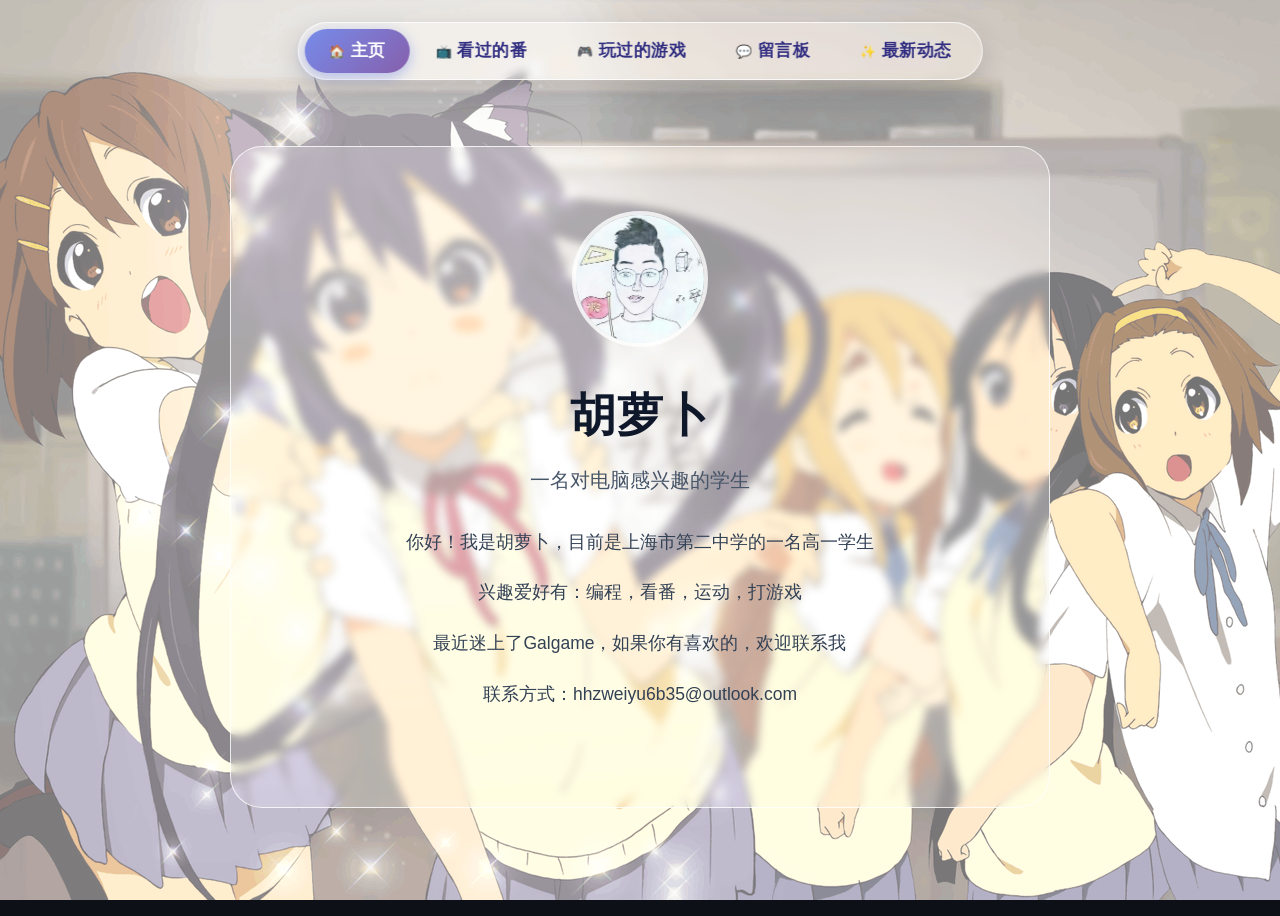
<file: blog/pc.html>
<!DOCTYPE html>
<html lang="zh-CN">
<head>
  <meta charset="UTF-8">
  <meta name="viewport" content="width=device-width, initial-scale=1.0">
  <link rel="icon" type="image/png" href="/blog/pictures/zozlogo.png">
  <title>胡萝卜的个人博客</title>

  <link rel="preconnect" href="https://fonts.googleapis.cn" crossorigin>
  <link href="https://fonts.googleapis.cn/css2?family=ZCOOL+KuaiLe&display=swap" rel="stylesheet">

  <!-- 设备分流：手机 / 平板 自动跳到移动版 mobile.html。
       放在最前面执行，省得先下载一堆 PC 版资源再跳。
       两版内容一致、只是操作方式分别适配鼠标和触屏，因此不提供手动切换：
       用什么设备就自动给哪一版。 -->
  <script src="device-redirect.js"></script>

  <style>
    *, *::before, *::after { cursor: none !important; }

    :root {
      --glass-bg:       rgba(255, 255, 255, 0.22);
      --glass-bg-hover: rgba(255, 255, 255, 0.32);
      --glass-blur:     4px;
      --glass-saturate: 140%;
      --glass-border:   rgba(255, 255, 255, 0.8);
    }

    body {
      min-height: 100vh;
      background: #0d1117;
      color: #c9d1d9;
      font-family: 'Menlo', 'Consolas', 'Courier New', monospace;
      overflow: hidden;
      /* 默认禁止选中：双击换壁纸 / 拖滚动条时不会再糊一层蓝色高亮 */
      -webkit-user-select: none; user-select: none;
    }
    /* 例外：这几处文字允许手动拖选复制（邮箱、弹窗正文） */
    .bio, .modal-body, .msg-text, .entry-comment {
      -webkit-user-select: text; user-select: text;
    }

    /* ============ 自定义鼠标跟随 + 尾拖粒子 ============ */
    .cursor-particle {
      position: fixed;
      width: 12px; height: 12px;
      border-radius: 50%;
      background: rgba(255, 255, 255, 0.8);
      pointer-events: none;
      z-index: 9999;
      animation: particleFade 0.8s ease-out forwards;
    }
    @keyframes particleFade {
      0%   { opacity: 1; transform: scale(1); }
      100% { opacity: 0; transform: scale(0) translateY(-20px); }
    }

    .q-arrow {
      position: fixed; width: 28px; height: 28px;
      pointer-events: none; z-index: 10000;
      /* 默认不显示：页面刚打开时箭头会停在 (0,0) 或者上次的残留位置，
         必须先检测到真实的指针输入才现身（见 .q-arrow.ready） */
      opacity: 0;
      transform: scale(0.6);
      transition: opacity 0.08s ease;
    }
    /* 检测到真实鼠标输入后才显示（带一个轻微的"浮现"入场） */
    .q-arrow.ready {
      opacity: 1;
      transform: scale(1);
      transition: opacity 0.18s ease, transform 0.18s cubic-bezier(0.34, 1.4, 0.64, 1);
    }
    /* 鼠标进入 iframe（Giscus）时交给 iframe 内部的原生 cursor，避免双箭头 */
    .q-arrow.in-frame { opacity: 0; transform: scale(0.6); }
    /* 纯触摸设备（没有鼠标）始终不显示自定义箭头。
       ⚠️ 必须同时把原生光标还回来，否则触屏上会一个光标都看不见 */
    .q-arrow.no-pointer { display: none; }

    /* 指针离开网页区域（移到最左侧外面、浏览器地址栏、别的窗口）时：
       自定义箭头已经藏了，但全局 cursor:none 还挂着 —— 那就会一个光标都看不见。
       所以离开时把系统原本的光标还回来，回来时再切回自定义箭头。
       选择器特意加了 html.native-cursor 提高优先级，才能盖住下面那两条 !important。 */
    html.native-cursor,
    html.native-cursor *,
    html.native-cursor *::before,
    html.native-cursor *::after { cursor: auto !important; }
    .q-arrow::before {
      content: '';
      position: absolute; inset: 0;
      background: url("data:image/svg+xml,%3Csvg xmlns='http://www.w3.org/2000/svg' viewBox='0 0 28 28'%3E%3Cpath d='M5 3 L22 13 L14 14.5 L17.5 21 Z' fill='%23ffffff' stroke='%2323418a' stroke-width='2.2' stroke-linejoin='round' stroke-linecap='round'/%3E%3C/svg%3E") center/contain no-repeat;
      transition: transform 0.15s ease;
    }
    .q-arrow.hover::before { transform: scale(1.3) rotate(-5deg); }
    .q-arrow.on-profile::before {
      background: url("data:image/svg+xml,%3Csvg xmlns='http://www.w3.org/2000/svg' viewBox='0 0 28 28'%3E%3Cpath d='M5 3 L22 13 L14 14.5 L17.5 21 Z' fill='%23ffffff' stroke='%234f46e5' stroke-width='2.2' stroke-linejoin='round' stroke-linecap='round'/%3E%3C/svg%3E") center/contain no-repeat;
    }

    /* ============ 点击冒出的爱心 ============ */
    .click-heart {
      position: fixed; pointer-events: none; z-index: 9998;
      animation: heartFloat 1s ease-out forwards;
    }
    @keyframes heartFloat {
      0%   { opacity: 1; transform: scale(0) rotate(0deg); }
      20%  { transform: scale(1.4) rotate(-5deg); }
      100% { opacity: 0; transform: scale(0.5) translateY(-100px) rotate(10deg); }
    }

    /* ============ 个人简介页 ============ */
    .stage-profile {
      position: fixed; inset: 0; z-index: 100;
      /* 壁纸加载失败时（如 raw.githubusercontent.com 被墙）也不会是纯黑 */
      background: linear-gradient(135deg, #4c5fd7 0%, #764ba2 45%, #2b1055 100%);
      clip-path: circle(0px at 50% 50%);
      -webkit-clip-path: circle(0px at 50% 50%);
      transition: clip-path 0.75s cubic-bezier(0.4, 0, 0.2, 1);
      display: flex; align-items: center; justify-content: center;
      /* 整页禁止滚动：内容超出时改为卡片内部滚动，
         否则往下拖会露出壁纸层下面那圈动效，很难看 */
      overflow: hidden;
      /* 顶部留出导航栏的空间，避免矮屏时导航压住卡片 */
      padding: 86px 16px 32px; box-sizing: border-box;
      --origin-x: 50%;
      --origin-y: 50%;
    }
    .stage-profile.open {
      clip-path: circle(150vmax at var(--origin-x, 50%) var(--origin-y, 50%));
      -webkit-clip-path: circle(150vmax at var(--origin-x, 50%) var(--origin-y, 50%));
      z-index: 101;
    }
    /* 极老浏览器不支持 clip-path 时，直接整块显示，避免永远被裁成 0 半径 */
    @supports not (clip-path: circle(50% at 50% 50%)) {
      .stage-profile { clip-path: none; -webkit-clip-path: none; }
    }

    /* 壁纸层 */
    .stage-profile::before {
      content: '';
      position: absolute; inset: 0;
      background-image: var(--wallpaper);
      background-size: cover;
      background-position: center;
      transition: opacity 0.28s ease;
      z-index: 0;
    }

    /* 常驻淡白色遮罩 —— 提亮壁纸、保证卡片文字可读性 */
    .stage-profile::after {
      content: '';
      position: absolute; inset: 0;
      background: rgba(255, 255, 255, 0.45);
      pointer-events: none;
      z-index: 0;
    }

    /* 切换中：壁纸淡出，露纯黑底 */
    .stage-profile.wp-fading::before {
      opacity: 0;
    }

    /* ============ 液态玻璃简介卡片 ============ */
    .profile-card {
      position: relative;
      z-index: 1;
      background: var(--glass-bg);
      backdrop-filter: blur(var(--glass-blur)) saturate(var(--glass-saturate));
      -webkit-backdrop-filter: blur(var(--glass-blur)) saturate(var(--glass-saturate));
      border-radius: 32px;
      padding: 64px 60px;
      /* 玻璃框整体放大（480 → 620 → 820px） */
      max-width: 820px; width: 94%;
      /* box-sizing 必须加：否则 max-height 不含 48px 的上下 padding，
         限高会算少 96px，矮屏时卡片照样顶出视口 */
      box-sizing: border-box;
      /* 内容再长也不撑破视口：超出部分在卡片内部滚动 */
      max-height: calc(100vh - 118px);
      overflow-y: auto;
      text-align: center;
      border: 1px solid var(--glass-border);
      opacity: 0;
      transform: scale(0.7) translateY(30px);
      transition: opacity 0.6s cubic-bezier(0.68,-0.55,0.27,1.55) 0.4s,
                  transform 0.6s cubic-bezier(0.68,-0.55,0.27,1.55) 0.4s;
      font-family: -apple-system, BlinkMacSystemFont, 'PingFang SC', 'Hiragino Sans GB',
                   'Microsoft YaHei', 'Source Han Sans SC', 'Noto Sans CJK SC',
                   'WenQuanYi Micro Hei', sans-serif;
    }
    .stage-profile.open .profile-card {
      opacity: 1;
      transform: scale(1) translateY(0);
    }

    /* ============ 弹窗打开时：背景卡片后退 + 虚化 ============ */
    .profile-card.blurred {
      opacity: 0.45;
      transform: scale(0.94) translateY(8px);
      filter: brightness(0.85) blur(6px);
    }

    /* 头像 */
    .avatar {
      width: 128px; height: 128px; border-radius: 50%;
      object-fit: cover; margin: 0 auto 28px; display: none;
      border: 4px solid rgba(255,255,255,0.8);
    }
    .avatar-fallback {
      width: 128px; height: 128px; border-radius: 50%;
      background: linear-gradient(135deg, #667eea, #764ba2);
      margin: 0 auto 28px;
    }

    .profile-card h2 {
      font-family: 'ZCOOL KuaiLe', 'PingFang SC', 'Microsoft YaHei', sans-serif;
      font-size: 46px; color: #0f172a; margin-bottom: 10px; letter-spacing: 1px;
    }
    .profile-card .subtitle {
      font-size: 19.5px; color: #475569; margin-bottom: 32px; font-weight: 500;
    }
    .profile-card .bio {
      font-size: 17.5px; color: #334155; line-height: 1.9; margin-bottom: 32px;
    }

    /* ============ 新闻活动列表 ============ */
    .news-section { margin-top: 8px; text-align: left; }
    .news-section .section-title {
      font-size: 19.5px; font-weight: 700; color: #3730a3;
      margin-bottom: 16px; padding-left: 14px;
      border-left: 5px solid #667eea;
    }
    .news-list {
      list-style: none; padding: 0; margin: 0;
      display: flex; flex-direction: column; gap: 14px;
      /* 与番剧 / 游戏列表同款公式，上限略小（动态条目比番剧矮） */
      max-height: max(110px, min(440px, calc(100vh - 430px)));
      overflow-y: auto; padding-right: 4px;
    }
    .news-list::-webkit-scrollbar { width: 6px; }
    .news-list::-webkit-scrollbar-thumb {
      background: rgba(102,126,234,0.4); border-radius: 3px;
    }
    .news-item {
      display: flex; align-items: flex-start; gap: 14px;
      padding: 14px 18px; border-radius: 14px;
      background: var(--glass-bg);
      backdrop-filter: blur(3px);
      -webkit-backdrop-filter: blur(3px);
      border: 1px solid var(--glass-border);
      transition: transform 0.18s ease, background 0.18s ease;
    }
    .news-item:hover {
      transform: translateY(-2px);
      background: var(--glass-bg-hover);
    }
    .news-item.has-link { cursor: none; }
    .news-date {
      flex-shrink: 0; font-size: 13px; color: #667eea; font-weight: 700;
      background: rgba(102,126,234,0.12);
      padding: 6px 11px; border-radius: 9px; white-space: nowrap;
    }
    .news-text { flex: 1; text-align: left; min-width: 0; }
    .news-title {
      font-size: 16.5px; color: #0f172a; font-weight: 500; line-height: 1.5;
      display: -webkit-box; -webkit-line-clamp: 2;
      -webkit-box-orient: vertical; overflow: hidden;
    }
    .news-item.has-link .news-title { color: #3730a3; }
    .news-tag {
      display: inline-block; font-size: 11.5px; color: #ec4899;
      background: rgba(236,72,153,0.12);
      padding: 3px 9px; border-radius: 7px;
      margin-top: 7px; font-weight: 600;
    }

    /* ============ 动态详情弹窗 ============ */
    .modal-mask {
      position: fixed; inset: 0; z-index: 500;
      background: rgba(15, 15, 30, 0.25);
      backdrop-filter: blur(6px) saturate(120%);
      -webkit-backdrop-filter: blur(6px) saturate(120%);
      opacity: 0; pointer-events: none;
      transition: opacity 0.3s ease;
    }
    .modal-mask.show { opacity: 1; pointer-events: auto; }

    .modal {
      position: fixed; z-index: 501;
      left: 50%; top: 50%;
      width: 92%; max-width: 680px; max-height: 82vh;
      overflow-y: auto;
      background: var(--glass-bg);
      backdrop-filter: blur(var(--glass-blur)) saturate(var(--glass-saturate));
      -webkit-backdrop-filter: blur(var(--glass-blur)) saturate(var(--glass-saturate));
      border-radius: 30px;
      border: 1px solid var(--glass-border);
      padding: 48px 46px 38px;
      transform: translate(-50%, calc(-50% + 44px)) scale(0.9);
      opacity: 0; pointer-events: none;
      transition: transform 0.4s cubic-bezier(0.34, 1.56, 0.64, 1),
                  opacity 0.3s ease;
      font-family: -apple-system, BlinkMacSystemFont, 'PingFang SC', 'Hiragino Sans GB',
                   'Microsoft YaHei', 'Source Han Sans SC', 'Noto Sans CJK SC',
                   'WenQuanYi Micro Hei', sans-serif;
    }
    .modal.show {
      transform: translate(-50%, -50%) scale(1);
      opacity: 1; pointer-events: auto;
    }
    .modal::-webkit-scrollbar { width: 6px; }
    .modal::-webkit-scrollbar-thumb { background: rgba(102,126,234,0.4); border-radius: 3px; }

    .modal-close {
      position: absolute; top: 18px; right: 18px;
      width: 46px; height: 46px; border-radius: 50%;
      border: 1px solid var(--glass-border);
      background: var(--glass-bg);
      backdrop-filter: blur(3px);
      -webkit-backdrop-filter: blur(3px);
      color: #3730a3; font-size: 23px; line-height: 1;
      display: flex; align-items: center; justify-content: center;
      transition: transform 0.3s ease, background 0.2s ease, color 0.2s ease;
    }
    .modal-close:hover {
      transform: rotate(90deg);
      background: rgba(255,255,255,0.9);
      color: #be185d;
    }
    .modal-close:active { transform: rotate(0deg) scale(0.92); }

    .modal-date {
      display: inline-block; font-size: 14px; font-weight: 700;
      color: #667eea; background: rgba(102,126,234,0.12);
      padding: 6px 13px; border-radius: 10px; margin-bottom: 14px;
    }
    .modal-title {
      font-family: 'ZCOOL KuaiLe', 'PingFang SC', 'Microsoft YaHei', sans-serif;
      font-size: 32px; color: #0f172a; margin: 0 0 22px;
      padding-right: 52px; line-height: 1.4;
    }
    .modal-body { text-align: left; }
    .modal-body p {
      font-size: 17.5px; color: #334155; line-height: 1.95;
      margin: 0 0 18px; cursor: none;
    }
    .modal-body p:last-child { margin-bottom: 0; }

    /* ============ 顶部板块导航 ============ */
    .topnav {
      position: fixed; top: 22px; left: 50%;
      transform: translate(-50%, -30px);
      z-index: 300;
      opacity: 0; pointer-events: none;
      transition: opacity 0.45s ease, transform 0.5s cubic-bezier(0.34, 1.56, 0.64, 1),
                  filter 0.3s ease;
      font-family: -apple-system, BlinkMacSystemFont, 'PingFang SC', 'Hiragino Sans GB',
                   'Microsoft YaHei', 'Source Han Sans SC', 'Noto Sans CJK SC',
                   'WenQuanYi Micro Hei', sans-serif;
    }
    .topnav.show { opacity: 1; transform: translate(-50%, 0); pointer-events: auto; }
    .topnav.dim  { opacity: 0.38; filter: blur(5px); pointer-events: none; }

    .topnav-inner {
      position: relative;
      display: flex; align-items: center; gap: 2px;
      padding: 6px; border-radius: 999px;
      background: rgba(255, 255, 255, 0.30);
      backdrop-filter: blur(var(--glass-blur)) saturate(var(--glass-saturate));
      -webkit-backdrop-filter: blur(var(--glass-blur)) saturate(var(--glass-saturate));
      border: 1px solid var(--glass-border);
      box-shadow: 0 10px 28px rgba(15, 23, 42, 0.18);
    }

    .nav-indicator {
      position: absolute; top: 6px; left: 6px;
      height: calc(100% - 12px); width: 0;
      border-radius: 999px;
      background: linear-gradient(135deg, rgba(102,126,234,0.88), rgba(118,75,162,0.88));
      box-shadow: 0 4px 14px rgba(102, 126, 234, 0.45);
      transition: transform 0.42s cubic-bezier(0.34, 1.4, 0.64, 1),
                  width 0.42s cubic-bezier(0.34, 1.4, 0.64, 1);
      z-index: 0;
    }

    .nav-link {
      position: relative; z-index: 1;
      border: none; background: transparent;
      font-family: inherit; font-size: 16.5px; font-weight: 600;
      color: #312e81; letter-spacing: 0.5px;
      padding: 11px 24px; border-radius: 999px;
      white-space: nowrap;
      transition: color 0.28s ease, transform 0.2s ease;
    }
    .nav-link:hover { transform: translateY(-1px); }
    .nav-link.active { color: #fff; }
    .nav-link .nav-ico { margin-right: 5px; font-size: 13px; }

    /* ============ 页面切换容器 ============ */
    .pages {
      position: relative;
      /* 必须常驻裁剪：非激活的 .page 是 absolute 定位，仍然参与布局，
         一旦它比容器高就会溢出，把卡片的 scrollHeight 撑大，
         导致卡片"以为"内容超了而冒出多余的滚动条。
         列表项 hover 只是上浮 2px，在列表自己的滚动框内，不受影响。 */
      overflow: hidden;
      transition: height 0.42s cubic-bezier(0.34, 1.3, 0.64, 1);
    }
    .page {
      position: absolute; top: 0; left: 0; width: 100%;
      opacity: 0; transform: translateY(16px) scale(0.98);
      pointer-events: none;
      transition: opacity 0.28s ease, transform 0.42s cubic-bezier(0.34, 1.4, 0.64, 1);
    }
    .page.active  { opacity: 1; transform: none; pointer-events: auto; }
    .page.leaving { opacity: 0; transform: translateY(-16px) scale(0.98); }

    /* ============ 通用条目列表（番剧 / 游戏共用） ============ */
    .entry-list {
      list-style: none; padding: 0 4px 0 0; margin: 0;
      display: flex; flex-direction: column; gap: 14px;
      /* 高度公式说明：卡片总高不能超过 calc(100vh - 118px)，
         减掉头部（头像+昵称+简介，约 282px）和栏目标题（约 30px）后，
         留给列表的就是 calc(100vh - 440px)。
         大屏最多 470px；屏幕变矮自动缩短，优先让列表内部滚动，
         而不是把卡片撑出第二根滚动条。
         max(110px,…) 是矮屏兜底，避免限高被算成 0 或负数。 */
      max-height: max(110px, min(470px, calc(100vh - 430px)));
      overflow-y: auto;
    }
    .entry-item {
      display: flex; align-items: flex-start; gap: 16px;
      padding: 14px 18px; border-radius: 14px;
      background: var(--glass-bg);
      backdrop-filter: blur(3px);
      -webkit-backdrop-filter: blur(3px);
      border: 1px solid var(--glass-border);
      transition: transform 0.18s ease, background 0.18s ease;
    }
    .entry-item:hover { transform: translateY(-2px); background: var(--glass-bg-hover); }

    .entry-cover {
      flex-shrink: 0; width: 68px; height: 96px; border-radius: 12px;
      object-fit: cover; display: block;
    }
    .entry-main { flex: 1; min-width: 0; text-align: left; }
    .entry-title {
      font-size: 17px; color: #0f172a; font-weight: 600; line-height: 1.45;
      display: -webkit-box; -webkit-line-clamp: 2;
      -webkit-box-orient: vertical; overflow: hidden;
    }
    .entry-meta {
      font-size: 13px; color: #475569; margin-top: 6px; font-weight: 500;
    }
    .entry-score { color: #f59e0b; font-weight: 700; letter-spacing: 1px; }
    .entry-comment {
      font-size: 15px; color: #334155; line-height: 1.75; margin-top: 7px;
      /* 评论允许复制 */
      -webkit-user-select: text; user-select: text;
    }
    .entry-status {
      display: inline-block; font-size: 11.5px; font-weight: 600;
      padding: 3px 9px; border-radius: 7px; margin-left: 8px;
      background: rgba(102,126,234,0.14); color: #4338ca;
    }
    .entry-status.playing  { background: rgba(236,72,153,0.14); color: #be185d; }
    .entry-status.dropped  { background: rgba(100,116,139,0.16); color: #475569; }

    .entry-empty {
      font-size: 14px; color: #64748b; text-align: center;
      padding: 18px 8px; line-height: 1.7;
    }

    .section-hint {
      font-size: 11px; color: #64748b; font-weight: 500;
      float: right; margin-top: 2px;
    }

    /* ============ 留言板（Giscus） ============ */
    .giscus-host {
      min-height: 60px;
      /* 容器本身也用同一支箭头（PNG，Chrome 只认 PNG 不认 SVG）。
         这样"容器内但不在 iframe 上"的空白区域也有光标，
         配合下面 JS 箭头的隐藏，整个留言区从头到尾只有一支箭头。 */
      cursor: url("[data-uri]") 6 3, auto !important;
      /* 留言区限高：Giscus 的 iframe 会随留言条数一路变高，不设上限会把卡片撑破。
         上限 500px，比番剧 / 游戏列表的 470px 略高，留言内容更长；
         同样受 calc(100vh - 440px) 约束，矮屏自动缩短。 */
      max-height: max(120px, min(500px, calc(100vh - 430px)));
      overflow-y: auto;
      overflow-x: hidden;
      border-radius: 12px;
      /* 和 .entry-list 一样留出右侧滚动条的位置 */
      padding-right: 4px;
    }
    /* iframe 初始兜底高度，之后 giscus 会按内容精确改写 */
    .giscus-host iframe { width: 100%; border: none; min-height: 260px; }
    .giscus-tip {
      font-size: 14.5px; color: #64748b; line-height: 1.8;
      text-align: center; padding: 14px 10px;
      background: var(--glass-bg);
      border: 1px solid var(--glass-border);
      border-radius: 12px;
    }
    .giscus-tip a { color: #4338ca; }

    /* ============ 自定义滚动条 ============
       原生滚动条属于浏览器控件，鼠标在上面拖动时不会向页面派发 mousemove，
       自定义指针就会卡住。所以这里换成用 DOM 画的滚动条，事件完全可控。 */
    .cs-scroll { scrollbar-width: none; -ms-overflow-style: none; overscroll-behavior: contain; }
    .cs-scroll::-webkit-scrollbar { width: 0; height: 0; display: none; }

    .cs-track {
      position: fixed; width: 8px;
      border-radius: 4px;
      background: rgba(15, 23, 42, 0.10);
      opacity: 0; z-index: 9000;
      /* 关键：隐藏时必须彻底不吃鼠标事件，否则会挡住下面的卡片 */
      pointer-events: none;
      transition: opacity 0.25s ease, background 0.2s ease;
      -webkit-user-select: none; user-select: none;
      touch-action: none;
    }
    .cs-track.show { opacity: 1; pointer-events: auto; }
    .cs-track:hover, .cs-track.dragging { background: rgba(15, 23, 42, 0.16); }

    /* 左右各扩 12px 的透明命中区：8px 太窄，手抖一点就抓空 */
    .cs-track::before {
      content: '';
      position: absolute; top: 0; bottom: 0;
      left: -12px; right: -12px;
    }

    .cs-thumb {
      position: absolute; left: 0; width: 100%;
      border-radius: 4px;
      background: rgba(102, 126, 234, 0.55);
      transition: background 0.2s ease, width 0.15s ease, left 0.15s ease;
      touch-action: none;
    }
    .cs-track:hover .cs-thumb, .cs-thumb:hover { background: rgba(102, 126, 234, 0.8); }
    .cs-track.dragging .cs-thumb { background: rgba(79, 70, 229, 0.9); }

    @media (max-width: 560px) {
      .topnav { top: 12px; max-width: 96vw; }
      /* 五个栏目：手机上隐藏图标、压缩间距，保证一行放得下 */
      .nav-link { font-size: 12.5px; padding: 8px 10px; letter-spacing: 0; }
      .nav-link .nav-ico { display: none; }
      /* 窄屏装不下太宽的 padding，收回来，内容才不会被挤扁 */
      .profile-card { padding: 36px 24px; width: 94%; }
      .profile-card h2 { font-size: 32px; }
      /* 同样按视口算，手机上也不会把卡片撑出第二根滚动条 */
      .entry-list  { max-height: max(110px, min(300px, calc(100vh - 533px))); }
      .giscus-host { max-height: max(120px, min(320px, calc(100vh - 533px))); }
      .news-list   { max-height: max(110px, min(280px, calc(100vh - 533px))); }
    }
    @media (max-width: 380px) {
      .nav-link { font-size: 12px; padding: 8px 7px; }
    }

    /* 矮屏：把头部（padding / 头像 / 大字号）收一收，
       给列表腾出空间，否则限高会被压到只剩 110px */
    @media (max-height: 680px) {
      .profile-card { padding: 32px 40px; }
      .avatar, .avatar-fallback { width: 92px; height: 92px; margin-bottom: 18px; }
      .profile-card h2 { font-size: 34px; margin-bottom: 6px; }
      .profile-card .subtitle { font-size: 17px; margin-bottom: 18px; }
      .profile-card .bio { font-size: 15px; line-height: 1.75; margin-bottom: 18px; }
      .entry-list  { max-height: max(110px, min(470px, calc(100vh - 330px))); }
      .news-list   { max-height: max(110px, min(440px, calc(100vh - 330px))); }
      .giscus-host { max-height: max(120px, min(500px, calc(100vh - 330px))); }
    }
  </style>
</head>
<body>

  <div class="q-arrow" id="qArrow"></div>

  <nav class="topnav" id="topNav">
    <div class="topnav-inner" id="topNavInner">
      <span class="nav-indicator" id="navIndicator"></span>
      <button class="nav-link active" data-page="home"><span class="nav-ico">🏠</span>主页</button>
      <button class="nav-link" data-page="anime"><span class="nav-ico">📺</span>看过的番</button>
      <button class="nav-link" data-page="game"><span class="nav-ico">🎮</span>玩过的游戏</button>
      <button class="nav-link" data-page="board"><span class="nav-ico">💬</span>留言板</button>
      <button class="nav-link" data-page="news"><span class="nav-ico">✨</span>最新动态</button>
    </div>
  </nav>

  <div class="stage-profile" id="stageProfile">
    <div class="profile-card" id="profileCard">
      <div class="pages" id="pagesWrap">

        <!-- ============ 主页 ============ -->
        <section class="page active" data-page="home">
          <img class="avatar" id="avatarImg" alt="avatar">
          <div class="avatar-fallback" id="avatarFallback"></div>
          <h2>胡萝卜</h2>
          <p class="subtitle">一名对电脑感兴趣的学生</p>
          <div class="bio">
            <p>你好！我是胡萝卜，目前是上海市第二中学的一名高一学生</p>
            <p>兴趣爱好有：编程，看番，运动，打游戏</p>
            <p>最近迷上了Galgame，如果你有喜欢的，欢迎联系我</p>
            <p>联系方式：hhzweiyu6b35@outlook.com</p>
          </div>
        </section>

        <!-- ============ 看过的番 ============ -->
        <section class="page" data-page="anime">
          <div class="news-section">
            <div class="section-title">📺 看过的番</div>
            <ul class="entry-list" id="animeMount"></ul>
          </div>
        </section>

        <!-- ============ 玩过的游戏 ============ -->
        <section class="page" data-page="game">
          <div class="news-section">
            <div class="section-title">🎮 玩过的游戏</div>
            <ul class="entry-list" id="gameMount"></ul>
          </div>
        </section>

        <!-- ============ 留言板（Giscus：留言存进 GitHub Discussions，所有人可见） ============ -->
        <section class="page" data-page="board">
          <div class="news-section">
            <div class="section-title">💬 留言板<span class="section-hint" id="boardHint"></span></div>
            <div class="giscus-host" id="giscusHost"></div>
            <div class="giscus-tip" id="giscusTip" hidden></div>
          </div>
        </section>

        <!-- ============ 最新动态 ============ -->
        <section class="page" data-page="news">
          <div class="news-section">
            <div class="section-title">✨ 最新动态</div>
            <ul class="news-list" id="newsMount"></ul>
          </div>
        </section>

      </div>
    </div>
  </div>

  <div class="modal-mask" id="modalMask"></div>
  <div class="modal" id="modal" role="dialog" aria-modal="true">
    <button class="modal-close" id="modalClose" aria-label="关闭">✕</button>
    <span class="modal-date" id="modalDate"></span>
    <h3 class="modal-title" id="modalTitle"></h3>
    <div class="modal-body" id="modalBody"></div>
  </div>

  <script src="data.js"></script>

  <!-- 看门狗：独立脚本，放在主脚本之前。
       主脚本任何一步抛错时，它依然能保证主页展开，不会黑屏。 -->
  <script>
    (function () {
      // 最底层兜底：只做"把页面显示出来"这一件事，不依赖任何其它代码
      function manualOpen() {
        try {
          // 尽力补渲染列表：只在列表还空着时才渲染，避免重复插入
          var pairs = [
            ['animeMount', 'renderAnime'], ['gameMount', 'renderGames'],
            ['newsMount', 'renderDynamics']
          ];
          pairs.forEach(function (p) {
            var el = document.getElementById(p[0]);
            if (el && !el.children.length && typeof window[p[1]] === 'function') window[p[1]]();
          });
        } catch (e) { /* 忽略 */ }
        var p = document.getElementById('stageProfile');
        if (p && !p.classList.contains('open')) {
          p.style.setProperty('--origin-x', '50%');
          p.style.setProperty('--origin-y', '50%');
          p.classList.add('open');
        }
        var n = document.getElementById('topNav');
        if (n) n.classList.add('show');
      }

      window.__forceOpen = function () {
        // 先走完整入场流程；它出错（含 async 内部抛错）时再手动兜底
        try {
          var r = (typeof enterProfile === 'function') ? enterProfile() : null;
          if (r && typeof r.catch === 'function') r.catch(manualOpen);
        } catch (e) { manualOpen(); }
        // 二次确认：无论上面发生什么，最终都必须展开
        setTimeout(function () {
          var p = document.getElementById('stageProfile');
          if (p && !p.classList.contains('open')) manualOpen();
        }, 600);
      };

      setTimeout(window.__forceOpen, 2000);
      window.addEventListener('error', function () { setTimeout(window.__forceOpen, 200); });
      window.addEventListener('unhandledrejection', function () { setTimeout(window.__forceOpen, 200); });
    })();
  </script>

  <script>
    /* 壁纸：双击页面空白处切换（Background3 已删除，故只保留两张） */
    /* ============ Giscus 公共留言板 ============
       留言存在 GitHub Discussions 里，所有人可见、可回复，不依赖任何服务器。

       ── 怎么拿到下面四个值（一次性操作，5 分钟搞定）──
       1. 打开你的仓库 → Settings → 勾选 Features 里的 **Discussions**
       2. 仓库里 Discussions → New category，名字随便（比如「留言板」），
          类型选 **Announcement**（保证只有你和 giscus 能开新帖）
       3. 去 https://github.com/apps/giscus 点 Install，装在你要用的仓库上
       4. 打开 https://giscus.app/zh-CN ，在「仓库」里填 owner/repo
          （你这里就是 huluob0721/huluob0721.github.io），
          页面下方会自动生成 data-repo-id 和 data-category-id，复制过来即可

       填好之后：留言需要登录 GitHub 才能发，没登录的人只能看。 */
    /* 数据统一放在 data.js 里（PC 版和移动版共用，改一处两边同时生效）。
       ⚠️ data.js 必须在 index.html 之前加载（见上方 <script src="data.js">），
          并且要一起上传到 blog/ 目录。 */
    const D = (window.SITE_DATA || {});
    const GISCUS        = D.GISCUS || {};
    const DISCUSS_URL   = D.DISCUSS_URL || '';
    const PROFILE_WALLPAPERS = D.PROFILE_WALLPAPERS || [];
    const AVATAR_URL    = D.AVATAR_URL || '';
    const PRELOAD_TIMEOUT = D.PRELOAD_TIMEOUT || 3000;
    const DYNAMICS      = D.DYNAMICS || [];
    const ANIME         = D.ANIME || [];
    const GAMES         = D.GAMES || [];
    if (!window.SITE_DATA) {
      console.warn('[站点] data.js 没加载成功，页面数据为空。请确认 blog/ 目录里有 data.js。');
    }

    let giscusMounted = false;

    /* ============ 自定义鼠标 ============
       只在"确实有鼠标"的时候才显示自定义箭头：
       页面刚加载、或者用户用触屏/触控板点击时，箭头还没拿到过真实坐标，
       这时候显示出来会停在左上角或上次残留的位置，很出戏。
       所以先判定设备是否具备精确指针（hover: hover + pointer: fine），
       再等第一次真实 mousemove/pointermove 才浮现。 */
    const qArrow = document.getElementById('qArrow');
    let pointerSeen = false;

    function hasFinePointer() {
      try {
        return window.matchMedia('(hover: hover) and (pointer: fine)').matches;
      } catch (e) { return true; }   // 不支持 matchMedia 就按有鼠标处理
    }
    (function initArrowVisibility() {
      if (!hasFinePointer()) {
        // 触屏：不显示自定义箭头，同时把被 cursor:none 干掉的原生光标还回来
        qArrow.classList.add('no-pointer');
        const st = document.createElement('style');
        st.textContent = '*, *::before, *::after { cursor: auto !important; }';
        document.head.appendChild(st);
        return;
      }

      /* 初始就挂上 native-cursor：
         页面刚打开时还不知道指针在哪（可能压根就没进过页面），
         这时候如果直接 cursor:none + 箭头未显示，整个页面会一个光标都没有。
         先显示系统光标，等第一次真实移动再无缝换成自定义箭头。 */
      document.documentElement.classList.add('native-cursor');

      /* 规则：系统指针在网页区域内 → 显示自定义箭头 + 隐藏系统光标；
         指针离开网页区域（移到最左侧外面、地址栏、别的窗口、移出屏幕）
         → 隐藏自定义箭头 + 把系统原本的光标还回来。
         两者永远互斥，不会同时出现两个指针，也不会一个都没有。 */
      function insideViewport(x, y) {
        /* 必须严格在视口内：
           浏览器在指针贴边/移出时会补发坐标为 0 或 innerWidth 的边缘 mousemove，
           放行这些坐标就会让箭头卡在页面最左侧不消失 —— 于是"两个指针"。 */
        return x > 1 && y > 1 && x < window.innerWidth - 1 && y < window.innerHeight - 1;
      }
      function show(x, y) {
        if (x == null || y == null || !insideViewport(x, y)) return;   // 边缘/无效坐标一律不显示
        pointerSeen = true; lastX = x; lastY = y;
        qArrow.style.left = x + 'px'; qArrow.style.top = y + 'px';
        qArrow.classList.add('ready');
        document.documentElement.classList.remove('native-cursor');
      }
      function leave() {
        qArrow.classList.remove('ready');
        // 箭头藏了，就必须把系统光标还回来，否则那边一个指针都没有
        document.documentElement.classList.add('native-cursor');
      }
      let lastX = null, lastY = null;
      function restore(e) {
        /* 指针回来了：优先用事件自带的坐标，没有（比如浏览器派发的假 enter 全 0）
           才退回上一次的有效坐标；实在都没有就继续显示系统光标，
           保证任何时刻都恰好有一个光标，不会空窗。 */
        if (e && insideViewport(e.clientX, e.clientY)) { show(e.clientX, e.clientY); return; }
        if (!pointerSeen || lastX == null || !insideViewport(lastX, lastY)) return;  // 继续用系统光标
        show(lastX, lastY);
      }

      /* 只有真实移动才负责"显示"：
         ⚠️ 不能用 mouseenter/pointerenter 来首次显示 —— 浏览器在页面加载完成、
            窗口重新获得焦点时会派发一个 clientX/clientY 全是 0 的假 enter 事件，
            照它定位就会在网页左上角凭空卡住一个箭头，看起来像多了一个指针。 */
      document.addEventListener('mousemove', (e) => {
        if (!insideViewport(e.clientX, e.clientY)) { leave(); return; }  // 贴到边缘就收起
        if (!pointerSeen || !qArrow.classList.contains('ready')) show(e.clientX, e.clientY);
      });
      document.addEventListener('pointermove', (e) => {
        if (e.pointerType !== 'mouse') return;
        if (!insideViewport(e.clientX, e.clientY)) { leave(); return; }
        if (!pointerSeen || !qArrow.classList.contains('ready')) show(e.clientX, e.clientY);
      });

      // 指针离开文档 → 收起 + 还回系统光标
      document.addEventListener('mouseleave', leave);
      document.addEventListener('pointerleave', (e) => { if (e.pointerType === 'mouse') leave(); });
      // 兜底：mouseout 且 relatedTarget 为空，说明指针离开了窗口（最可靠的跨浏览器判定）
      document.addEventListener('mouseout', (e) => { if (!e.relatedTarget) leave(); });
      // 重新进入：先摘掉 native-cursor，等真实移动再显示箭头
      document.addEventListener('mouseenter', restore);
      document.addEventListener('pointerenter', (e) => { if (e.pointerType === 'mouse') restore(e); });
      // 切走标签页 / 切到别的程序
      window.addEventListener('blur', leave);
    })();
    /* 抽出来供拖拽滚动条等场景复用（那些场景鼠标事件可能不冒泡到 document） */
    function moveArrow(x, y) {
      qArrow.style.left = x + 'px';
      qArrow.style.top  = y + 'px';
    }
    document.addEventListener('mousemove', (e) => {
      moveArrow(e.clientX, e.clientY);
      syncArrowOverFrame(e.clientX, e.clientY);
      createParticle(e.clientX, e.clientY);
    });
    function createParticle(x, y) {
      const p = document.createElement('div');
      p.className = 'cursor-particle';
      p.style.left = x - 6 + 'px'; p.style.top = y - 6 + 'px';
      const s = Math.random() * 8 + 4;
      p.style.width = s + 'px'; p.style.height = s + 'px';
      p.style.background = `hsla(${Math.random()*360},100%,80%,0.8)`;
      document.body.appendChild(p);
      setTimeout(() => p.remove(), 800);
    }
    /* 悬停反馈：原有 h1/p 之外，补上导航与列表项（事件委托，动态节点同样生效） */
    const HOVER_SELECTOR = 'h1, p, .nav-link, .entry-item, .news-item, .modal-close';
    document.addEventListener('mouseover', (e) => {
      if (e.target.closest && e.target.closest(HOVER_SELECTOR)) qArrow.classList.add('hover');
    });
    document.addEventListener('mouseout', (e) => {
      if (e.target.closest && e.target.closest(HOVER_SELECTOR)) qArrow.classList.remove('hover');
    });

    /* ============ 让自定义箭头"穿过" iframe（Giscus 留言区）============
       浏览器规则：鼠标一旦进入 iframe，父文档就彻底收不到事件
       （mousemove / mouseover / mouseout / :hover 全部失效），
       所以 JS 画的箭头会僵在 iframe 边界外，看起来像"进不去"。
       两边配合解决：
         1. iframe 内部 —— 靠 giscus-theme.css 把 cursor 换成同一支箭头（PNG），
            由浏览器原生绘制，零延迟、完全跟手；
         2. 父文档 —— 进入 iframe 时把 JS 箭头淡出，避免两个箭头同时出现。

       ⚠️ 双保险，缺一不可：
         A. iframe 元素的 mouseover / mouseout（主机制）—— 由浏览器在跨越边界的
            那一瞬间触发，无论鼠标移动多快都不会漏。
            只用坐标判断的话，鼠标快速划过时父文档最后一个 mousemove
            还停在边界外几十像素处，箭头就不会隐藏，
            于是"帧内一个 + 帧外卡一个"两个箭头打架。
         B. 坐标是否落在 iframe 的可见区域内（兜底）—— 某些浏览器/场景下
            iframe 的 mouseover 不触发，靠它补位。

       判定区取"留言区容器的可见矩形"（容器已把超出高度的 iframe 裁掉，
       所以不会像 iframe 自身矩形那样虚高 900px，把标题栏也误判进去）。
       容器自身也刷上了同一支 PNG 箭头，因此容器内哪怕没被 iframe 盖住，
       也始终只有一支箭头，不会出现"指针凭空消失"。 */
    const ARROW_IN_FRAME = 'in-frame';
    function setArrowOverFrame(on) {
      qArrow.classList.toggle(ARROW_IN_FRAME, !!on);
    }
    function giscusIframe() {
      const host = document.getElementById('giscusHost');
      return host ? host.querySelector('iframe') : null;
    }
    /* 留言区容器的"可见矩形"（再与卡片取交集，卡片滚动时容器可能被裁） */
    function boardRect() {
      const host = document.getElementById('giscusHost');
      if (!host) return null;
      // 留言板没在显示时（隐藏的 .page 仍在布局里、矩形照样存在），一律不算命中，
      // 否则切到别的栏目时箭头会被那块看不见的区域误伤
      const page = host.closest ? host.closest('.page') : null;
      if (page && !page.classList.contains('active')) return null;
      let r = host.getBoundingClientRect();
      if (r.width <= 0 || r.height <= 0) return null;
      const card = document.getElementById('profileCard');
      if (card) {
        const c = card.getBoundingClientRect();
        const left = Math.max(r.left, c.left), right = Math.min(r.right, c.right);
        const top = Math.max(r.top, c.top), bottom = Math.min(r.bottom, c.bottom);
        if (right <= left || bottom <= top) return null;
        r = { left, right, top, bottom };
      }
      return r;
    }
    /* iframe 内的光标是否已经"真的能用"了。
       ⚠️ 这是修"指针凭空消失一秒"的关键：
       giscus 的 iframe 在加载完成前是空白的（它自己还设了 opacity:0），
       此时 iframe 内的 PNG 光标还没生效。如果这时候就把 JS 箭头藏掉，
       那块区域就既没有 JS 箭头、也没有 iframe 光标 —— 指针整整消失一秒。
       所以：iframe 没就绪就绝不隐藏 JS 箭头，让它先顶着。 */
    /* 鼠标是否停在某根可见的自定义滚动条上（含 ::before 左右各 12px 命中区）。
       ⚠️ 这是修"留言板滚动条上没有指针"的关键：
       全局有 cursor:none，滚动条又是挂在 body 上的 DOM、不在 .giscus-host 里，
       拿不到留言区那支 PNG 光标；同时它紧贴容器右边缘，
       会被"速度补偿"外扩的判定区误判成"在留言区内"，把 JS 箭头也藏掉——
       于是原生箭头没有、JS 箭头也没有，指针彻底消失。
       滚动条是主文档的 DOM，JS 箭头本来就该显示，这里强制放行。 */
    function overScrollbar(x, y) {
      if (x == null || y == null) return false;
      const tracks = document.querySelectorAll('.cs-track.show');
      for (let i = 0; i < tracks.length; i++) {
        const r = tracks[i].getBoundingClientRect();
        if (r.width <= 0) continue;
        if (x >= r.left - 12 && x <= r.right + 12 && y >= r.top && y <= r.bottom) return true;
      }
      return false;
    }

    function frameReady() {
      const f = giscusIframe();
      if (!f) return false;
      // giscus 自己会在加载完成时摘掉这个类
      if (f.classList.contains('giscus-frame--loading')) return false;
      if (!f.getAttribute('src')) return false;
      return true;
    }

    let lastMX = null, lastMY = null;
    let frameHover = false;   // 浏览器明确告知"鼠标在 iframe 内"

    function updateArrowState(pad) {
      // 滚动条上 / 正在拖动滚动条 → 强制显示 JS 箭头（它是主文档 DOM，本来就该显示）
      if (overScrollbar(lastMX, lastMY) || document.querySelector('.cs-track.dragging')) {
        setArrowOverFrame(false); return;
      }
      const r = boardRect();
      if (!r || !frameReady()) { setArrowOverFrame(false); return; }  // 未就绪 → 继续显示
      const p = pad == null ? 8 : pad;
      const inside = lastMX != null &&
        lastMX >= r.left - p && lastMX <= r.right + p &&
        lastMY >= r.top  - p && lastMY <= r.bottom + p;
      setArrowOverFrame(frameHover || inside);
    }

    /* 坐标判断 + 鼠标速度补偿：
       父文档在 iframe 内收不到任何事件，鼠标又可能快速划过——
       最后一个 mousemove 还停在边界外几十上百像素处，箭头就不会隐藏，
       于是帧内一支 + 帧外卡一支，两个箭头打架。
       用相邻两次 mousemove 的间距外扩判定区，正好覆盖这种情况；
       慢速移动时补偿只有几像素，不会误判。 */
    function syncArrowOverFrame(x, y) {
      const prevX = lastMX, prevY = lastMY;
      lastMX = x; lastMY = y;
      const r = boardRect();
      let pad = 8;
      if (prevX != null) pad = Math.max(8, Math.min(120, Math.hypot(x - prevX, y - prevY) + 8));
      /* 只有在坐标"明确落在留言区之外"时才清除 frameHover。
         ⚠️ 修"在 giscus 里点一下，原来的箭头就冒出来"：
         点击 iframe 后浏览器偶尔会给父文档补发一个坐标仍在区内的 mousemove，
         盲目清除 frameHover 就会让 JS 箭头复活、和 iframe 内的光标打起来。 */
      if (!overScrollbar(x, y) &&
          (!r || x < r.left - pad || x > r.right + pad ||
                 y < r.top  - pad || y > r.bottom + pad)) {
        frameHover = false;
      }
      updateArrowState(pad);
    }

    // 跨越 iframe 边界的瞬间触发，与移动速度无关
    document.addEventListener('mouseover', (e) => {
      if (e.target && e.target.tagName === 'IFRAME') { frameHover = true; updateArrowState(8); }
    }, true);
    document.addEventListener('mouseout', (e) => {
      // 清掉也无妨：坐标还在区内的话 updateArrowState 会继续判定为隐藏
      if (e.target && e.target.tagName === 'IFRAME') { frameHover = false; updateArrowState(8); }
    }, true);
    window.addEventListener('blur', () => { frameHover = false; updateArrowState(8); });

    /* iframe 状态变化（首次加载完成、giscus 因登录/换会话重建 iframe）时重算一次，
       保证"空白期显示 JS 箭头 / 就绪后交棒给 iframe 光标"始终同步 */
    (function watchGiscusFrame() {
      const host = document.getElementById('giscusHost');
      if (!host || !window.MutationObserver) return;
      const onAny = () => updateArrowState(8);
      const mo = new MutationObserver(onAny);
      mo.observe(host, { childList: true, subtree: true,
                         attributes: true, attributeFilter: ['class', 'src', 'style'] });
      // 换掉整个 iframe 时重新挂 load 监听
      new MutationObserver(() => {
        const f = giscusIframe();
        if (f && !f.__arrowWatched) {
          f.__arrowWatched = true;
          f.addEventListener('load', () => setTimeout(onAny, 0));
        }
        onAny();
      }).observe(host, { childList: true });
      const f0 = giscusIframe();
      if (f0 && !f0.__arrowWatched) {
        f0.__arrowWatched = true;
        f0.addEventListener('load', () => setTimeout(onAny, 0));
      }
    })();

    const HEART_COLORS = ['#ff6b81', '#ff4757', '#ff3838', '#ff9ff3', '#f368e0', '#ee5a24'];
    document.addEventListener('click', (e) => {
      const heart = document.createElement('div');
      heart.className = 'click-heart';
      heart.style.left = e.clientX - 25 + 'px';
      heart.style.top  = e.clientY - 25 + 'px';
      const size  = Math.random() * 18 + 32;
      const color = HEART_COLORS[Math.floor(Math.random() * HEART_COLORS.length)];
      heart.innerHTML = `<svg width="${size}" height="${size}" viewBox="0 0 24 24"><path d="M12 21.35l-1.45-1.32C5.4 15.36 2 12.28 2 8.5 2 5.42 4.42 3 7.5 3c1.74 0 3.41.81 4.5 2.09C13.09 3.81 14.76 3 16.5 3 19.58 3 22 5.42 22 8.5c0 3.78-3.4 6.86-8.55 11.54L12 21.35z" fill="${color}"/></svg>`;
      document.body.appendChild(heart);
      setTimeout(() => heart.remove(), 1000);
    });

    function sleep(ms) { return new Promise(r => setTimeout(r, ms)); }

    /* ============ 预加载 ============ */
    function preloadImage(url, timeout = PRELOAD_TIMEOUT) {
      return new Promise((resolve) => {
        if (!url) return resolve(false);
        const img = new Image();
        let done = false;
        const finish = (ok) => { if (!done) { done = true; resolve(ok); } };
        img.onload  = () => finish(true);
        img.onerror = () => finish(false);
        setTimeout(() => finish(false), timeout);   // 超时按失败处理，不再谎报成功
        img.src = url;
      });
    }

    const wallpaperPreloader = {
      cache: new Map(),
      preload(url) {
        if (!url) return Promise.resolve(false);
        if (this.cache.has(url)) return this.cache.get(url);
        const p = preloadImage(url);
        this.cache.set(url, p);
        return p;
      },
      get(url) {
        if (!this.cache.has(url)) return this.preload(url);
        return this.cache.get(url);
      },
      preloadNeighbors(index, list) {
        if (!Array.isArray(list) || !list.length) return;
        this.preload(list[index]);
        this.preload(list[(index + 1) % list.length]);
      },
    };

    /* ============ 板块页切换 ============ */
    const topNav      = document.getElementById('topNav');
    const navIndicator = document.getElementById('navIndicator');
    const pagesWrap   = document.getElementById('pagesWrap');
    const pageEls     = {};
    document.querySelectorAll('.page').forEach(el => { pageEls[el.dataset.page] = el; });

    const PAGE_KEYS = ['home', 'anime', 'game', 'board', 'news'];
    let currentPage = 'home';
    let pageAnimating = false;

    function moveIndicator() {
      const btn = document.querySelector('.nav-link.active');
      if (!btn || !navIndicator) return;
      navIndicator.style.width = btn.offsetWidth + 'px';
      navIndicator.style.transform = `translateX(${btn.offsetLeft - 6}px)`;
    }

    function setNavActive(name) {
      document.querySelectorAll('.nav-link').forEach(btn => {
        btn.classList.toggle('active', btn.dataset.page === name);
      });
      moveIndicator();
    }

    /* 同步容器高度到当前页（页面为绝对定位，高度由 JS 维护） */
    function syncPagesHeight(name) {
      const el = pageEls[name];
      if (!el || !pagesWrap) return;
      pagesWrap.style.height = el.offsetHeight + 'px';
    }

    async function switchPage(name) {
      if (!pageEls[name] || name === currentPage || pageAnimating) return;
      pageAnimating = true;
      const cur  = pageEls[currentPage];
      const next = pageEls[name];

      cur.classList.remove('active');
      cur.classList.add('leaving');
      next.classList.add('active');
      setNavActive(name);
      pagesWrap.classList.add('animating');
      syncPagesHeight(name);
      ensureBoardLoaded(name);      // 首次进留言板才去加载 Giscus
      // 卡片高度/位置在动画中一直在变，逐帧跟随，滚动条才不会错位
      syncScrollbarsFor(560);

      currentPage = name;
      safeHash(name);

      await sleep(430);
      cur.classList.remove('leaving');
      pagesWrap.classList.remove('animating');
      pageAnimating = false;
      refreshScrollbars();
    }

    document.querySelectorAll('.nav-link').forEach(btn => {
      btn.addEventListener('click', () => switchPage(btn.dataset.page));
    });

    window.addEventListener('resize', () => {
      moveIndicator();
      syncPagesHeight(currentPage);
      refreshScrollbars();
    });

    /* ============ 自定义滚动条 ============
       原生滚动条是浏览器控件，鼠标在它上面拖动时不会向页面派发 mousemove，
       自定义指针就会原地卡死。这里用 DOM 画一个滚动条替代，
       拖拽时用 setPointerCapture，指针位置全程可控。 */
    const scrollbars = [];

    function setupCustomScroll(el, isVisible) {
      if (!el) return null;
      el.classList.add('cs-scroll');          // 隐藏原生滚动条

      const track = document.createElement('div');
      track.className = 'cs-track';
      const thumb = document.createElement('div');
      thumb.className = 'cs-thumb';
      thumb.style.top = '0';
      track.appendChild(thumb);
      document.body.appendChild(track);

      let dragging = false, startY = 0, startScroll = 0, thumbH = 28;

      function hide() { track.classList.remove('show'); }

      function refresh() {
        // 主页还没展开时不显示：track 挂在 body 上、不受 clip-path 裁剪，
        // 否则会有一根滚动条浮在未展开的黑底上
        const stage = document.getElementById('stageProfile');
        if (stage && !stage.classList.contains('open')) { hide(); return; }
        // 元素不可见（弹窗关闭、不在当前板块页）时收起
        if (isVisible && !isVisible()) { hide(); return; }
        const page = el.closest ? el.closest('.page') : null;
        if (page && !page.classList.contains('active')) { hide(); return; }
        const r = el.getBoundingClientRect();
        const maxScroll = el.scrollHeight - el.clientHeight;
        if (maxScroll <= 1 || r.height < 40 || r.width < 20) { hide(); return; }

        const thumbH = Math.max(28, r.height * (el.clientHeight / el.scrollHeight));
        const travel = Math.max(1, r.height - thumbH);
        track.classList.add('show');
        track.style.left   = (r.right - 11) + 'px';
        track.style.top    = r.top + 'px';
        track.style.height = r.height + 'px';
        thumb.style.height = thumbH + 'px';
        thumb.style.transform = `translateY(${(el.scrollTop / maxScroll) * travel}px)`;
      }

      /* ---- 拖拽 ----
         不依赖 setPointerCapture（某些浏览器/环境会静默失效，导致"拖不动"），
         改为按下时把 pointermove / pointerup 挂到 window 上，
         同时补一套 mouse 事件兜底，鼠标移出轨道甚至移出窗口都跟手。 */
      let travel = 1, maxScroll = 1;

      function beginDrag(e) {
        if (dragging) return;
        const r = el.getBoundingClientRect();
        thumbH = thumb.offsetHeight || thumb.getBoundingClientRect().height;
        travel = Math.max(1, r.height - thumbH);
        maxScroll = Math.max(0, el.scrollHeight - el.clientHeight);
        dragging = true;
        startY = e.clientY;
        startScroll = el.scrollTop;
        track.classList.add('dragging');
        try { if (e.pointerId != null && thumb.setPointerCapture) thumb.setPointerCapture(e.pointerId); } catch (err) { /* 忽略 */ }
        window.addEventListener('pointermove', onMove, true);
        window.addEventListener('pointerup', endDrag, true);
        window.addEventListener('pointercancel', endDrag, true);
        window.addEventListener('mousemove', onMove, true);
        window.addEventListener('mouseup', endDrag, true);
        window.addEventListener('blur', endDrag, true);
        if (e.cancelable) e.preventDefault();
        e.stopPropagation();
      }

      function onMove(e) {
        moveArrow(e.clientX, e.clientY);        // 拖动过程中指针持续跟随
        if (!dragging) return;
        el.scrollTop = startScroll + (e.clientY - startY) * (maxScroll / travel);
        moveArrow(e.clientX, e.clientY);
      }

      function endDrag(e) {
        if (!dragging) return;
        dragging = false;
        track.classList.remove('dragging');
        try { if (e && e.pointerId != null && thumb.releasePointerCapture) thumb.releasePointerCapture(e.pointerId); } catch (err) { /* 忽略 */ }
        window.removeEventListener('pointermove', onMove, true);
        window.removeEventListener('pointerup', endDrag, true);
        window.removeEventListener('pointercancel', endDrag, true);
        window.removeEventListener('mousemove', onMove, true);
        window.removeEventListener('mouseup', endDrag, true);
        window.removeEventListener('blur', endDrag, true);
        refresh();
      }

      // 抓 thumb
      thumb.addEventListener('pointerdown', (e) => { e.stopPropagation(); beginDrag(e); });
      thumb.addEventListener('mousedown', (e) => {
        if (e.pointerType === undefined) { e.stopPropagation(); beginDrag(e); }
      });

      // 点轨道空白处：跳到对应位置，并允许接着拖
      track.addEventListener('pointerdown', (e) => {
        if (e.target === thumb) return;
        const r = el.getBoundingClientRect();
        const th = thumb.offsetHeight || 28;
        const tv = Math.max(1, r.height - th);
        const ms = Math.max(0, el.scrollHeight - el.clientHeight);
        el.scrollTop = ((e.clientY - r.top - th / 2) / tv) * ms;
        beginDrag(e);
      });

      el.addEventListener('scroll', refresh);
      scrollbars.push(refresh);
      refresh();
      return refresh;
    }

    function refreshScrollbars() {
      scrollbars.forEach(fn => { try { fn(); } catch (e) { /* 忽略 */ } });
    }

    /* 逐帧跟随：入场 / 切页这类带 transform、height 动画的场景下，
       只刷新一次会停在动画中途的错误位置（就是"一开始错位"的原因）。 */
    let syncUntil = 0, syncing = false;
    function syncScrollbarsFor(ms) {
      syncUntil = Math.max(syncUntil, performance.now() + ms);
      if (syncing) return;
      syncing = true;
      (function loop() {
        refreshScrollbars();
        if (performance.now() < syncUntil) requestAnimationFrame(loop);
        else syncing = false;
      })();
    }

    (function initScrollbars() {
      const modal = document.getElementById('modal');
      const stage = document.getElementById('stageProfile');
      const card  = document.getElementById('profileCard');
      setupCustomScroll(document.getElementById('newsMount'));
      setupCustomScroll(document.getElementById('animeMount'));
      setupCustomScroll(document.getElementById('gameMount'));
      setupCustomScroll(document.getElementById('giscusHost'));   // 留言区局部滚动
      setupCustomScroll(card, () => stage.classList.contains('open'));  // 卡片整体滚动
      setupCustomScroll(modal, () => modal.classList.contains('show'));
      setupCustomScroll(stage,  () => stage.classList.contains('open'));

      // 卡片自身滚动时，内部各滚动条位置也要跟着更新
      if (card) card.addEventListener('scroll', refreshScrollbars, { passive: true });

      // 外层容器滚动 / 尺寸变化时，所有滚动条都要重新定位
      stage.addEventListener('scroll', refreshScrollbars, { passive: true });
      window.addEventListener('scroll', refreshScrollbars, { passive: true });

      // 内容增删（留言、切页）导致尺寸变化时自动刷新
      if (window.ResizeObserver) {
        const ro = new ResizeObserver(() => {
          syncPagesHeight(currentPage);   // Giscus 的 iframe 撑高后，卡片要跟着变
          syncScrollbarsFor(320);
        });
        ro.observe(pagesWrap);
        ['newsMount', 'animeMount', 'gameMount', 'modal'].forEach(id => {
          const n = document.getElementById(id);
          if (n) ro.observe(n);
        });
        // Giscus 容器：iframe 是异步插入的，且它的高度由 giscus 用 style 反复改写，
        // 所以 childList + attributes 都要盯住，否则滚动条长度不会更新
        const gh = document.getElementById('giscusHost');
        if (gh) {
          ro.observe(gh);
          if (window.MutationObserver) {
            const onGhChange = () => {
              syncPagesHeight(currentPage);
              syncScrollbarsFor(320);
            };
            new MutationObserver(onGhChange)
              .observe(gh, { childList: true, subtree: true, attributes: true, attributeFilter: ['style'] });
            // iframe 插入后再单独盯它的高度变化
            new MutationObserver(() => {
              const f = gh.querySelector('iframe');
              if (f && !f.__roWatched) {
                f.__roWatched = true;
                ro.observe(f);
              }
              onGhChange();
            }).observe(gh, { childList: true });
          }
        }
      }
    })();

    /* 某些场景（file://、沙箱 iframe）调用 replaceState 会抛错，必须兜住 */
    function safeHash(name) {
      try {
        if (location.hash.slice(1) !== name) history.replaceState(null, '', '#' + name);
      } catch (e) { /* 忽略：地址栏同步失败不影响功能 */ }
    }

    /* 支持 #home / #anime / #news 直达 */
    (function initPage() {
      try {
        const hash = location.hash.slice(1);
        const target = PAGE_KEYS.includes(hash) ? hash : 'home';
        if (target !== 'home' && pageEls[target]) {
          pageEls.home.classList.remove('active');
          pageEls[target].classList.add('active');
          currentPage = target;
        }
        setNavActive(currentPage);
        safeHash(currentPage);
        ensureBoardLoaded(currentPage);   // #board 直达时也要加载
      } catch (e) { console.warn('initPage:', e); }
    })();

    /* ============ 进入简介页 ============ */
    let profileOpened = false;
    async function enterProfile() {
      if (profileOpened) return;
      profileOpened = true;
      const profile = document.getElementById('stageProfile');
      profile.style.setProperty('--origin-x', '50%');
      profile.style.setProperty('--origin-y', '50%');
      try { renderDynamics(); } catch (e) { console.warn('renderDynamics:', e); }
      try { renderAnime(); } catch (e) { console.warn('renderAnime:', e); }
      try { renderGames(); } catch (e) { console.warn('renderGames:', e); }
      syncPagesHeight(currentPage);
      profile.classList.add('open');
      qArrow.classList.add('on-profile');
      /* 卡片入场有 0.4s 延迟 + 0.6s 缩放动画，期间逐帧跟随滚动条位置 */
      syncScrollbarsFor(1400);
      await sleep(430);
      topNav.classList.add('show');
      moveIndicator();
      syncPagesHeight(currentPage);
      /* 字体加载完成后重新量一次高度，避免排版抖动 */
      if (document.fonts && document.fonts.ready) {
        document.fonts.ready.then(() => {
          moveIndicator(); syncPagesHeight(currentPage); syncScrollbarsFor(300);
        });
      }
    }

    /* ============ 主页壁纸轮换 ============ */
    let currentWallpaperIndex = 0;
    let isSwitching = false;

    function applyWallpaper(index) {
      const profile = document.getElementById('stageProfile');
      const url = PROFILE_WALLPAPERS[index];
      profile.style.setProperty('--wallpaper', `url("${url}")`);
    }

    (function () {
      applyWallpaper(currentWallpaperIndex);
      wallpaperPreloader.preloadNeighbors(currentWallpaperIndex, PROFILE_WALLPAPERS);
    })();

    async function nextWallpaper() {
      if (isSwitching) return;
      const profile = document.getElementById('stageProfile');
      const nextIndex = (currentWallpaperIndex + 1) % PROFILE_WALLPAPERS.length;
      const nextUrl = PROFILE_WALLPAPERS[nextIndex];
      isSwitching = true;
      await wallpaperPreloader.get(nextUrl);
      profile.classList.add('wp-fading');
      setTimeout(() => {
        currentWallpaperIndex = nextIndex;
        applyWallpaper(currentWallpaperIndex);
        profile.classList.remove('wp-fading');
        wallpaperPreloader.preloadNeighbors(currentWallpaperIndex, PROFILE_WALLPAPERS);
        setTimeout(() => { isSwitching = false; }, 300);
      }, 280);
    }

    /* 双击时不选中文字：第二下 mousedown 直接拦掉默认的"选词"行为 */
    document.addEventListener('mousedown', (e) => {
      if (e.detail >= 2) { e.preventDefault(); clearSelection(); }
    });
    function clearSelection() {
      try {
        const sel = window.getSelection();
        if (sel && !sel.isCollapsed) sel.removeAllRanges();
      } catch (e) { /* 忽略 */ }
    }

    document.addEventListener('dblclick', (e) => {
      clearSelection();
      const profile = document.getElementById('stageProfile');
      if (!profile.classList.contains('open')) return;
      if (e.target.closest('.profile-card, .modal, .modal-mask, .topnav, .cs-track')) return;
      nextWallpaper();
    });

    /* ============ 头像（加载失败自动回退到渐变色块） ============ */
    (function () {
      const img = document.getElementById('avatarImg');
      const fallback = document.getElementById('avatarFallback');
      if (!img || !fallback) return;
      const useFallback = () => {
        img.style.display = 'none';
        fallback.style.display = 'block';
      };
      if (!AVATAR_URL) { useFallback(); return; }
      img.onerror = useFallback;
      img.onload  = () => { img.style.display = 'block'; fallback.style.display = 'none'; };
      img.src = AVATAR_URL;
      img.style.display = 'block';
      fallback.style.display = 'none';
    })();

    /* ============ 动态列表 ============ */
    function renderDynamics() {
      const mount = document.getElementById('newsMount');
      if (!mount) return;
      mount.innerHTML = '';
      if (!DYNAMICS || !DYNAMICS.length) { mount.style.display = 'none'; return; }
      const frag = document.createDocumentFragment();
      DYNAMICS.forEach((item, idx) => {
        const li = document.createElement('li');
        li.className = 'news-item has-detail';
        li.style.opacity = '0';
        li.style.transform = 'translateY(12px)';
        li.style.transition = 'opacity 0.45s ease, transform 0.45s cubic-bezier(0.68,-0.55,0.27,1.55)';
        li.style.transitionDelay = (idx * 0.12) + 's';
        li.onclick = () => openModal(idx);
        li.innerHTML = `
          <span class="news-date">${item.date}</span>
          <span class="news-text">
            <span class="news-title">${item.text}</span>
            ${item.tag ? `<span class="news-tag">${item.tag}</span>` : ''}
          </span>`;
        frag.appendChild(li);
      });
      mount.appendChild(frag);
      requestAnimationFrame(() => {
        mount.querySelectorAll('.news-item').forEach(el => {
          el.style.opacity = '1'; el.style.transform = 'translateY(0)';
        });
        refreshScrollbars();
      });
      refreshScrollbars();
    }

    /* ============ 通用条目列表渲染（番剧 / 游戏共用） ============ */
    function esc(s) {
      return String(s == null ? '' : s)
        .replace(/&/g, '&amp;').replace(/</g, '&lt;')
        .replace(/>/g, '&gt;').replace(/"/g, '&quot;');
    }
    /* 与移动版同一套语义分组：
         进行中 → 粉色 / 已放弃 → 灰色 / 已完成 → 靛蓝
       之前「偶尔玩」不以"在"开头，会掉进默认色，和「已通关」同色 */
    function statusCls(status) {
      const s = String(status || '');
      if (s.indexOf('在玩') >= 0 || s.indexOf('在看') >= 0 ||
          s.indexOf('偶尔玩') >= 0 || s.indexOf('一半') >= 0) return 'playing';
      if (s.indexOf('弃') >= 0) return 'dropped';
      return '';
    }
    function starStr(score) {
      const n = Math.max(0, Math.min(5, score || 0));
      return '★'.repeat(n) + '☆'.repeat(5 - n);
    }

    function renderEntries(mountId, list, opts) {
      opts = opts || {};
      const mount = document.getElementById(mountId);
      if (!mount) return;
      mount.innerHTML = '';
      mount.style.display = '';

      if (!list || !list.length) {
        mount.innerHTML = `<li class="entry-empty">${opts.empty || '还没有内容～'}</li>`;
        refreshScrollbars();
        return;
      }

      const frag = document.createDocumentFragment();
      list.forEach((item, idx) => {
        const li = document.createElement('li');
        li.className = 'entry-item';
        li.style.opacity = '0';
        li.style.transform = 'translateY(12px)';
        li.style.transition = 'opacity 0.45s ease, transform 0.45s cubic-bezier(0.68,-0.55,0.27,1.55)';
        li.style.transitionDelay = (idx * 0.08) + 's';

        const cover = item.cover
          ? `<img class="entry-cover" src="${esc(item.cover)}" alt="" loading="lazy">`
          : `<div class="entry-cover" style="background:linear-gradient(135deg, ${esc(item.color || '#667eea')}, rgba(255,255,255,0.45));
              display:flex;align-items:center;justify-content:center;color:#fff;font-weight:700;font-size:18px;">${esc((item.title || '?').charAt(0))}</div>`;

        const meta = [item.year, item.platform, item.hours ? item.hours + 'h' : '']
          .filter(Boolean).join(' · ');

        li.innerHTML = `
          ${cover}
          <div class="entry-main">
            <div class="entry-title">${esc(item.title)}${item.status ? `<span class="entry-status ${statusCls(item.status)}">${esc(item.status)}</span>` : ''}</div>
            <div class="entry-meta">${meta ? esc(meta) + ' · ' : ''}<span class="entry-score">${starStr(item.score)}</span></div>
            ${item.comment ? `<div class="entry-comment">${esc(item.comment)}</div>` : ''}
          </div>`;
        frag.appendChild(li);
      });
      mount.appendChild(frag);
      requestAnimationFrame(() => {
        mount.querySelectorAll('.entry-item').forEach(el => {
          el.style.opacity = '1'; el.style.transform = 'translateY(0)';
        });
        refreshScrollbars();
      });
      refreshScrollbars();
    }

    /* ============ 看过的番 ============ */
    function renderAnime() {
      renderEntries('animeMount', ANIME, {
        empty: '还没记录番剧，去脚本里的 ANIME 数组添加吧～'
      });
    }

    /* ============ 玩过的游戏 ============ */
    function renderGames() {
      renderEntries('gameMount', GAMES, {
        empty: '还没记录游戏，去脚本里的 GAMES 数组添加吧～'
      });
    }

    /* Giscus 在本地跑不起来（file:// 的 origin 会被服务器拒绝），
       所以本地预览时不加载，只给一条说明 + GitHub 讨论区直链。 */
    function isDeployedSite() {
      try {
        if (location.protocol === 'file:') return false;
        const h = location.hostname;
        if (!h) return false;
        if (h === 'localhost' || h === '127.0.0.1' || h === '0.0.0.0') return false;
        if (h.indexOf('192.168.') === 0 || h.indexOf('10.') === 0) return false;
        return true;
      } catch (e) { return false; }
    }

    function showBoardTip(tip, hint, html, hintText) {
      if (tip) { tip.hidden = false; tip.innerHTML = html; }
      if (hint) hint.textContent = hintText || '';
      syncPagesHeight('board');
    }


    function mountGiscus() {
      if (giscusMounted) return false;
      const host = document.getElementById('giscusHost');
      const tip = document.getElementById('giscusTip');
      const hint = document.getElementById('boardHint');
      if (!host) return false;

      // 配置没填全
      if (!GISCUS.repo || !GISCUS.repoId || !GISCUS.categoryId ||
          ((GISCUS.mapping === 'number' || GISCUS.mapping === 'specific') && !GISCUS.term)) {
        showBoardTip(tip, hint,
          '留言板还没配置好，去脚本里填好 <b>GISCUS</b> 那几项即可。', '未配置');
        return false;
      }

      // 本地预览：Giscus 用不了，给个直链
      if (!isDeployedSite()) {
        showBoardTip(tip, hint,
          '现在是<b>本地预览</b>，Giscus 留言板要部署到线上域名才会加载。<br>' +
          `上传到 GitHub Pages 后这里就会显示留言区，现在可以先<a href="${DISCUSS_URL}" target="_blank" rel="noopener">去 GitHub 讨论区</a>看看。`,
          '本地预览');
        return false;
      }

      giscusMounted = true;
      if (hint) hint.textContent = '由 GitHub 提供 · 需登录才能留言';

      const s = document.createElement('script');
      s.src = 'https://giscus.app/client.js';
      s.async = true;
      s.crossOrigin = 'anonymous';
      // 与 giscus.app 官网生成的参数保持一致
      const attrs = {
        'data-repo': GISCUS.repo,
        'data-repo-id': GISCUS.repoId,
        'data-category': GISCUS.category,
        'data-category-id': GISCUS.categoryId,
        'data-mapping': GISCUS.mapping,
        'data-reactions-enabled': '1',
        'data-emit-metadata': '0',
        'data-input-position': 'top',
        'data-theme': GISCUS.theme,
        'data-lang': 'zh-CN',
      };
      // number / specific 必须配 data-term；data-strict 只对"按标题匹配"才有意义
      if (GISCUS.mapping === 'number' || GISCUS.mapping === 'specific') {
        attrs['data-term'] = GISCUS.term;
      } else {
        attrs['data-strict'] = '0';
      }
      Object.entries(attrs).forEach(([k, v]) => s.setAttribute(k, v));
      host.appendChild(s);

      // 网络不通 / 配置错误时给个提示，不至于永远空白
      setTimeout(() => {
        if (!host.querySelector('iframe')) {
          showBoardTip(tip, hint,
            '留言加载失败，可能是网络问题。<br>' +
            `也可以<a href="${DISCUSS_URL}" target="_blank" rel="noopener">直接去 GitHub 讨论区</a>留言。`,
            '加载失败');
        }
      }, 8000);

      // Giscus 登录/发留言后高度会变，靠 postMessage 触发重新量高
      window.addEventListener('message', (e) => {
        if (!e || !e.origin || e.origin.indexOf('giscus') < 0) return;
        syncPagesHeight(currentPage);
        syncScrollbarsFor(320);
      });
      return true;
    }

    /* 首次切到留言板时才加载，避免一进站就多一个请求 */
    /* 提前把 giscus 主题 CSS 预热到 HTTP 缓存里。
       iframe 内部是靠这个 CSS 才有自定义箭头的，如果等 iframe 现去请求，
       加载那一瞬间区内没有光标 —— 就是"指针消失一秒"的根源之一。
       父页面先请求一次，iframe 再要同一个 URL 就直接命中缓存，几乎零延迟。 */
    function preloadGiscusTheme() {
      if (preloadGiscusTheme.done) return;
      preloadGiscusTheme.done = true;
      const href = GISCUS.theme;
      if (!href || !/^https?:/.test(href)) return;   // 内置主题名不用预热
      try {
        const l = document.createElement('link');
        l.rel = 'preload'; l.as = 'style'; l.href = href;
        l.crossOrigin = 'anonymous';
        document.head.appendChild(l);
      } catch (e) { /* 预热失败无所谓，不影响功能 */ }
    }

    function ensureBoardLoaded(name) {
      if (name !== 'board') return;
      preloadGiscusTheme();
      mountGiscus();
      syncPagesHeight('board');
    }

    /* ============ 弹窗 ============ */
    const modal = document.getElementById('modal');
    const modalMask = document.getElementById('modalMask');
    const modalClose = document.getElementById('modalClose');
    const modalDate = document.getElementById('modalDate');
    const modalTitle = document.getElementById('modalTitle');
    const modalBody = document.getElementById('modalBody');

    function openModal(index) {
      const item = DYNAMICS[index];
      if (!item) return;
      modalDate.textContent = item.date;
      modalTitle.textContent = item.text;
      modalBody.innerHTML = (item.detail && item.detail.length)
        ? item.detail.map(p => `<p>${p}</p>`).join('') : `<p>${item.text}</p>`;
      modalMask.classList.add('show');
      modalMask.offsetHeight;
      modal.classList.add('show');
      document.querySelector('.profile-card').classList.add('blurred');
      topNav.classList.add('dim');
      setTimeout(refreshScrollbars, 60);
    }
    function closeModal() {
      modalMask.classList.remove('show');
      modal.classList.remove('show');
      document.querySelector('.profile-card').classList.remove('blurred');
      topNav.classList.remove('dim');
      refreshScrollbars();
    }
    modalClose.addEventListener('click', closeModal);
    modalMask.addEventListener('click', closeModal);
    document.addEventListener('keydown', (e) => {
      if (e.key === 'Escape' && modal.classList.contains('show')) closeModal();
    });

    /* ============ 主流程：不等资源，尽快展开主页 ============ */
    (async function main() {
      try {
        PROFILE_WALLPAPERS.forEach(url => wallpaperPreloader.preload(url));
        await Promise.race([
          preloadImage(PROFILE_WALLPAPERS[0]),
          sleep(800)               // 兜底：壁纸再慢也不拖累入场
        ]);
        await enterProfile();
      } catch (e) {
        console.warn('main:', e);
        await enterProfile();      // 出错也要把页面展开
      }
      window.__forceOpen && window.__forceOpen();
    })();
  </script>
</body>
</html>
</file>
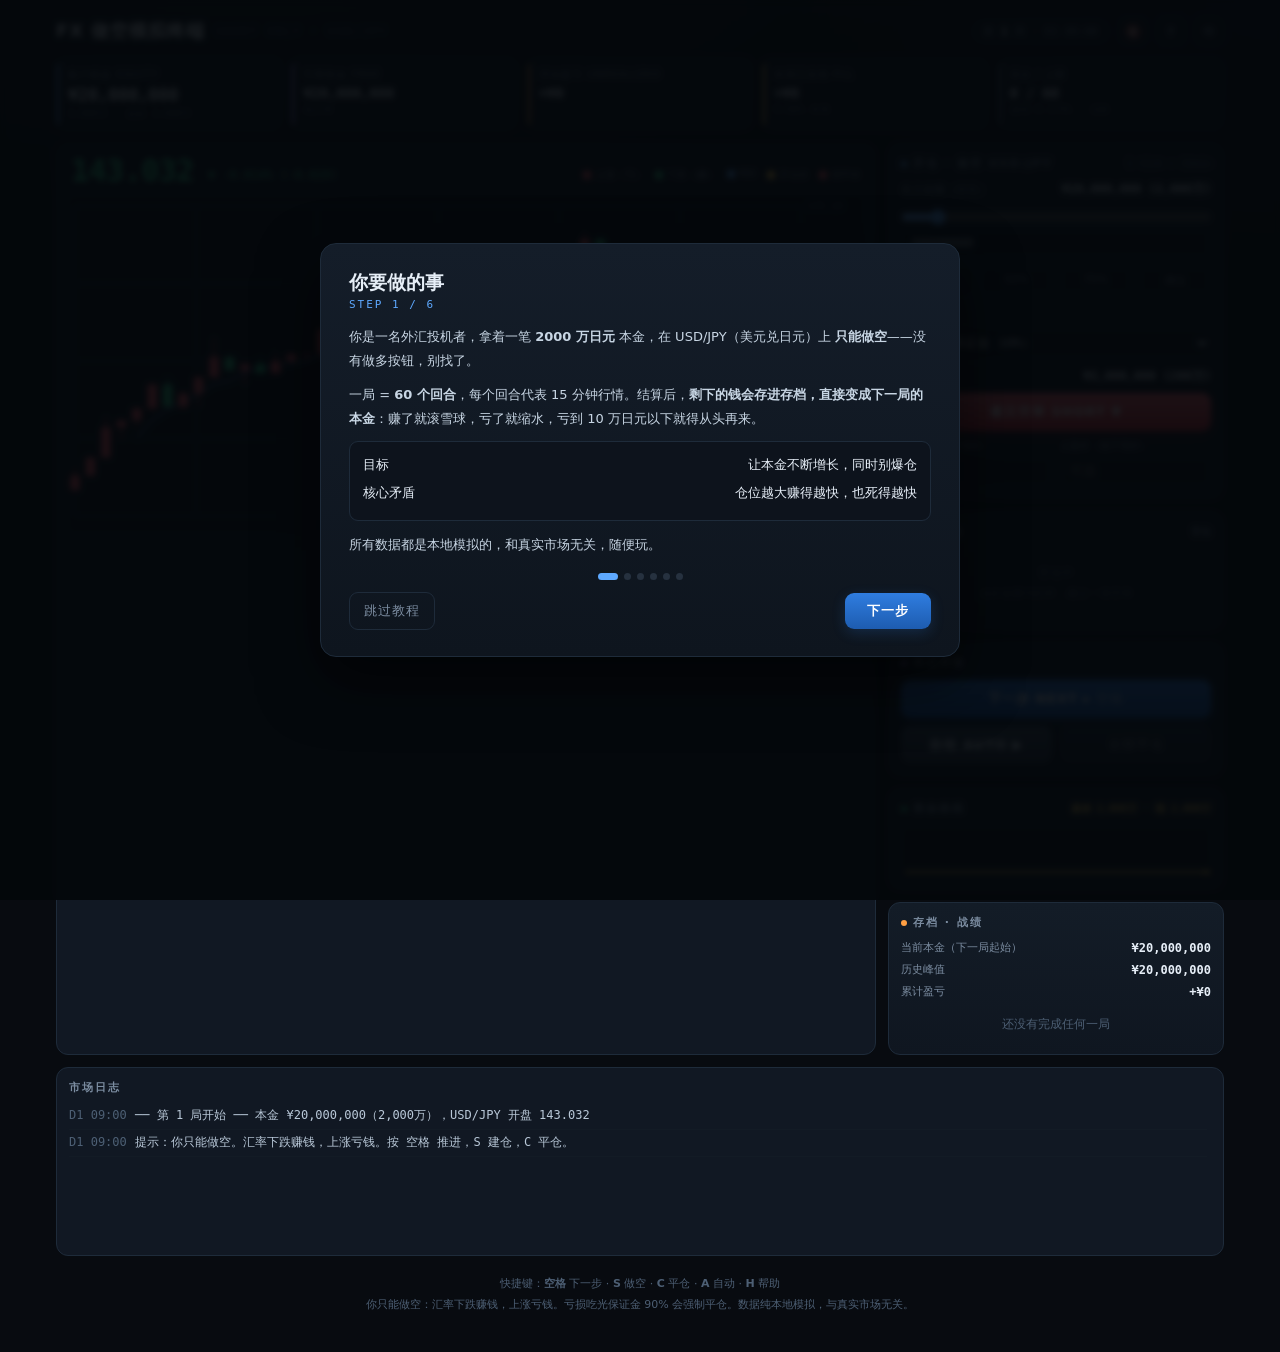
<file: gaming_platform/fx_simulator.html>
<!DOCTYPE html>
<html lang="zh-CN">
<head>
<meta charset="UTF-8">
<meta name="viewport" content="width=device-width, initial-scale=1">
<title>FX 做空模拟终端 · SHORT TERMINAL</title>
<style>
  :root{
    --bg:#080b10; --panel:#111823; --panel2:#0d131c; --line:#1e2b3a; --line2:#16202c;
    --text:#e6eef7; --muted:#7b8ca0; --dim:#4d5f74;
    --up:#ff5d6c;        /* 价格上涨（对空头不利） */
    --down:#31d68f;      /* 价格下跌（对空头有利） */
    --gold:#ffcc57;      /* 盈利 */
    --blue:#5ea9ff;
    --orange:#ff9f43;
    --purple:#a78bfa;
  }
  *{box-sizing:border-box;}
  html,body{margin:0;padding:0;min-height:100%;}
  body{
    background:
      radial-gradient(1200px 600px at 20% -10%, #101a26 0%, transparent 60%),
      radial-gradient(900px 500px at 100% 0%, #131020 0%, transparent 55%),
      var(--bg);
    color:var(--text);
    font-family:"PingFang SC","Microsoft YaHei","WenQuanYi Micro Hei",system-ui,-apple-system,"Segoe UI",sans-serif;
    font-size:14px; -webkit-font-smoothing:antialiased;
  }
  .mono{font-family:Consolas,Menlo,"DejaVu Sans Mono","Courier New",monospace;}
  .wrap{max-width:1200px;margin:0 auto;padding:16px 16px 36px;}

  /* ---------- header ---------- */
  header.bk{display:flex;align-items:center;gap:10px;flex-wrap:wrap;margin-bottom:12px;}
  header.bk h1{font-size:18px;margin:0;letter-spacing:1px;}
  header.bk .sub{color:var(--dim);font-size:11px;letter-spacing:2px;}
  .hd-right{margin-left:auto;display:flex;align-items:center;gap:8px;}
  .pill{background:var(--panel);border:1px solid var(--line);border-radius:20px;padding:4px 11px;font-size:11px;color:var(--muted);}
  .pill b{color:var(--text);font-weight:600;}
  .ibtn{background:var(--panel);border:1px solid var(--line);color:var(--muted);border-radius:8px;
    width:30px;height:30px;font-size:13px;cursor:pointer;line-height:1;display:flex;align-items:center;justify-content:center;}
  .ibtn:hover{border-color:var(--blue);color:var(--text);}
  .ibtn.on{color:var(--gold);border-color:#4a3c1a;}

  /* ---------- hud ---------- */
  .hud{display:grid;grid-template-columns:repeat(5,1fr);gap:9px;margin-bottom:12px;}
  .card{background:linear-gradient(180deg,#131c27,#0f1620);border:1px solid var(--line);
    border-radius:10px;padding:9px 11px;position:relative;overflow:hidden;}
  .card .k{font-size:10px;color:var(--muted);letter-spacing:1px;margin-bottom:3px;white-space:nowrap;}
  .card .v{font-size:17px;font-weight:700;letter-spacing:-.2px;white-space:nowrap;}
  .card .v.s{font-size:14px;font-weight:600;}
  .card .sub2{font-size:10px;color:var(--dim);margin-top:2px;}
  .card::after{content:"";position:absolute;left:0;top:0;bottom:0;width:2px;background:var(--line);}
  .card.c1::after{background:var(--blue);} .card.c2::after{background:var(--purple);}
  .card.c3::after{background:var(--orange);} .card.c4::after{background:var(--gold);}
  .card.c5::after{background:var(--dim);}

  /* ---------- layout ---------- */
  .main{display:grid;grid-template-columns:1fr 336px;gap:12px;}
  @media (max-width:960px){ .main{grid-template-columns:1fr;} .hud{grid-template-columns:repeat(2,1fr);} }

  .chartbox{background:var(--panel);border:1px solid var(--line);border-radius:12px;padding:10px 10px 6px;}
  .chart-top{display:flex;align-items:flex-end;gap:14px;padding:2px 4px 8px;flex-wrap:wrap;}
  .price{font-size:30px;font-weight:700;line-height:1;letter-spacing:-.5px;}
  .chg{font-size:12px;padding-bottom:4px;}
  .legend{display:flex;gap:10px;margin-left:auto;font-size:10px;color:var(--muted);padding-bottom:4px;flex-wrap:wrap;}
  .legend i{display:inline-block;width:8px;height:8px;border-radius:2px;margin-right:4px;vertical-align:middle;}
  .cvwrap{position:relative;}
  canvas#cv{width:100%;height:340px;display:block;border-radius:8px;background:var(--panel2);cursor:crosshair;}
  canvas#spark{width:100%;height:52px;display:block;border-radius:6px;background:var(--panel2);}
  @media (max-width:960px){ canvas#cv{height:260px;} }
  .bar{height:4px;background:var(--panel2);border-radius:3px;overflow:hidden;margin:8px 2px 4px;}
  .bar i{display:block;height:100%;background:linear-gradient(90deg,#2f7de0,#5ea9ff);width:0%;transition:width .2s;}

  .side{display:flex;flex-direction:column;gap:11px;}
  .panel{background:linear-gradient(180deg,#131c27,#0f1620);border:1px solid var(--line);border-radius:12px;padding:12px;}
  .panel h3{margin:0 0 10px;font-size:11px;color:var(--muted);letter-spacing:2px;font-weight:600;
    display:flex;align-items:center;gap:6px;}
  .panel h3 .dot{width:6px;height:6px;border-radius:50%;background:var(--blue);}
  .panel h3 .r{margin-left:auto;font-size:10px;color:var(--dim);letter-spacing:0;}
  .row{display:flex;align-items:center;justify-content:space-between;gap:8px;margin-bottom:7px;font-size:12px;}
  .row .lab{color:var(--muted);font-size:11px;}
  .row .val{font-weight:600;}

  input[type=number],select{
    width:100%;background:var(--panel2);border:1px solid var(--line);color:var(--text);
    border-radius:7px;padding:7px 9px;font-size:13px;outline:none;
    font-family:Consolas,Menlo,monospace;
  }
  input[type=number]:focus,select:focus{border-color:var(--blue);box-shadow:0 0 0 2px rgba(94,169,255,.12);}
  input[type=range]{width:100%;accent-color:var(--blue);margin:4px 0 2px;}
  .chips{display:flex;gap:6px;margin-top:7px;}
  .chip{flex:1;background:var(--panel2);border:1px solid var(--line);color:var(--muted);
    border-radius:7px;padding:6px 0;font-size:11px;cursor:pointer;text-align:center;transition:.15s;}
  .chip:hover{border-color:var(--blue);color:var(--text);background:#132030;}

  button{
    width:100%;border:none;border-radius:9px;padding:10px;font-size:13px;font-weight:600;
    cursor:pointer;letter-spacing:1px;transition:filter .15s,opacity .15s,transform .08s;
    font-family:inherit;
  }
  button:active{transform:translateY(1px);}
  button:hover{filter:brightness(1.15);}
  button:disabled{opacity:.35;cursor:not-allowed;filter:none;transform:none;}
  .btn-short{background:linear-gradient(180deg,#ff6b78,#cf2f3c);color:#fff;box-shadow:0 4px 14px rgba(207,47,60,.22);}
  .btn-next{background:linear-gradient(180deg,#2f7de0,#1d5cb0);color:#fff;box-shadow:0 4px 14px rgba(47,125,224,.2);}
  .btn-close{background:linear-gradient(180deg,#3a4a5e,#26323f);color:#e6eef7;}
  .btn-gold{background:linear-gradient(180deg,#ffd166,#e0a52e);color:#3a2a05;}
  .btn-ghost{background:transparent;border:1px solid var(--line);color:var(--muted);font-weight:500;}
  .btn-row{display:flex;gap:8px;margin-top:8px;}

  /* ---------- position ---------- */
  .pos .pnlbig{font-size:24px;font-weight:700;text-align:center;padding:2px 0 8px;letter-spacing:-.5px;}
  .pos .grid{display:grid;grid-template-columns:1fr 1fr;gap:5px 10px;font-size:11px;}
  .pos .grid div{display:flex;justify-content:space-between;gap:6px;border-bottom:1px dashed #1a2432;padding-bottom:3px;}
  .pos .grid span:first-child{color:var(--muted);}
  .empty{color:var(--dim);font-size:12px;text-align:center;padding:14px 0;line-height:1.7;}
  .riskbar{height:6px;background:var(--panel2);border-radius:4px;overflow:hidden;margin-top:8px;border:1px solid var(--line2);}
  .riskbar i{display:block;height:100%;width:0%;transition:width .2s;}

  /* ---------- log ---------- */
  .logbox{background:var(--panel);border:1px solid var(--line);border-radius:12px;padding:12px;margin-top:12px;}
  .log{height:140px;overflow-y:auto;font-size:12px;line-height:1.8;padding-right:4px;}
  .log::-webkit-scrollbar{width:6px;} .log::-webkit-scrollbar-thumb{background:#22303f;border-radius:3px;}
  .log div{display:flex;gap:8px;border-bottom:1px solid #131b25;padding:2px 0;}
  .log .t{color:var(--dim);flex:0 0 58px;}
  .log .m{color:#b9c8d8;flex:1;}
  .log .news{color:var(--orange);}
  .log .win{color:var(--gold);} .log .bad{color:var(--up);}

  /* ---------- overlays ---------- */
  .overlay{position:fixed;inset:0;background:rgba(4,7,11,.9);backdrop-filter:blur(3px);
    display:none;align-items:center;justify-content:center;z-index:15;padding:20px;}
  .overlay.on{display:flex;animation:fade .18s ease;}
  @keyframes fade{from{opacity:0}to{opacity:1}}
  .result{background:linear-gradient(180deg,#141d29,#0e151e);border:1px solid var(--line);
    border-radius:16px;padding:24px 26px;width:400px;max-width:100%;box-shadow:0 24px 60px rgba(0,0,0,.6);}
  .result h2{margin:0 0 4px;font-size:22px;text-align:center;}
  .result .rank{color:var(--gold);font-size:12px;margin-bottom:14px;letter-spacing:1px;text-align:center;}
  .kv{display:flex;justify-content:space-between;font-size:12.5px;padding:6px 0;border-bottom:1px dashed #1c2735;}
  .kv span:first-child{color:var(--muted);}
  .nextline{margin-top:14px;padding:11px 13px;border-radius:10px;background:#0b1a12;border:1px solid #1d4433;text-align:center;}
  .nextline .k{font-size:11px;color:var(--muted);}
  .nextline .v{font-size:20px;font-weight:700;color:var(--down);}
  .nextline.bad{background:#1a0d10;border-color:#4a2028;} .nextline.bad .v{color:var(--up);}

  /* tutorial */
  .overlay.tut{z-index:20;}
  .tutbox{background:linear-gradient(180deg,#141d29,#0e151e);border:1px solid var(--line);border-radius:16px;
    width:640px;max-width:100%;max-height:88vh;overflow:auto;padding:26px 28px;box-shadow:0 24px 60px rgba(0,0,0,.6);}
  .tutbox h2{margin:0 0 2px;font-size:19px;}
  .tutbox .step{color:var(--blue);font-size:11px;letter-spacing:2px;margin-bottom:14px;}
  .tutbox p{line-height:1.85;font-size:13px;color:#c8d6e4;margin:0 0 10px;}
  .tutbox ul{margin:0 0 10px;padding-left:18px;line-height:1.9;font-size:13px;color:#c8d6e4;}
  .tutbox li b{color:var(--text);}
  .tutbox .eg{background:var(--panel2);border:1px solid var(--line);border-radius:9px;padding:11px 13px;
    font-size:12.5px;line-height:1.9;margin:8px 0 12px;}
  .tutbox .eg .row{display:flex;justify-content:space-between;font-size:12.5px;margin-bottom:4px;}
  .tutbox kbd{background:#1b2634;border:1px solid #2b3a4d;border-bottom-width:2px;border-radius:5px;
    padding:1px 6px;font-size:11px;font-family:Consolas,monospace;color:var(--text);}
  .dots{display:flex;gap:6px;justify-content:center;margin:16px 0 12px;}
  .dots i{width:7px;height:7px;border-radius:50%;background:#26313f;transition:.2s;}
  .dots i.on{background:var(--blue);width:20px;border-radius:4px;}
  .tutfoot{display:flex;gap:8px;align-items:center;}

  .foot{color:var(--dim);font-size:11px;margin-top:18px;text-align:center;line-height:1.9;}
  .win{color:var(--gold);} .lose{color:var(--up);} .flat{color:var(--text);}
  .tagmini{font-size:10px;color:var(--muted);}
  table.hist{width:100%;border-collapse:collapse;font-size:11px;}
  table.hist th{color:var(--dim);font-weight:500;text-align:right;padding:3px 2px;border-bottom:1px solid var(--line);}
  table.hist td{text-align:right;padding:3px 2px;border-bottom:1px solid #141c26;}
  table.hist td:first-child,table.hist th:first-child{text-align:left;}
</style>
</head>
<body>
<div class="wrap">
  <header class="bk">
    <h1>FX 做空模拟终端</h1>
    <span class="sub mono">SHORT ONLY · USD/JPY</span>
    <div class="hd-right">
      <span class="pill mono">第 <b id="roundNo">1</b> 局 · <span id="clock">D1 09:00</span></span>
      <button class="ibtn" id="btnSound" title="音效开关">🔇</button>
      <button class="ibtn" id="btnHelp" title="新手教程">?</button>
      <button class="ibtn" id="btnWipe" title="清空存档，重置为 2000 万">⟲</button>
    </div>
  </header>

  <div class="hud">
    <div class="card c1"><div class="k">账户权益 EQUITY</div><div class="v mono" id="equity">¥0</div><div class="sub2 mono" id="equitySub"></div></div>
    <div class="card c2"><div class="k">可用资金 FREE</div><div class="v mono s" id="free">¥0</div><div class="sub2 mono" id="freeSub"></div></div>
    <div class="card c3"><div class="k">浮动盈亏 UNREALIZED</div><div class="v mono s" id="unreal">¥0</div><div class="sub2 mono" id="unrealSub"></div></div>
    <div class="card c4"><div class="k">本局已实现 PnL</div><div class="v mono s" id="realized">¥0</div><div class="sub2 mono" id="realizedSub"></div></div>
    <div class="card c5"><div class="k">回合 / 上限</div><div class="v mono s" id="tickinfo">0 / 60</div><div class="sub2 mono" id="modeInfo">波动 —</div></div>
  </div>

  <div class="main">
    <div class="chartbox">
      <div class="chart-top">
        <div class="price mono" id="price">150.000</div>
        <div class="chg mono" id="chg">+0.00%</div>
        <div class="legend mono">
          <span><i style="background:#ff5d6c"></i>上涨（亏）</span>
          <span><i style="background:#31d68f"></i>下跌（赚）</span>
          <span><i style="background:#5ea9ff"></i>MA5</span>
          <span><i style="background:#ffcc57"></i>开仓价</span>
          <span><i style="background:#ff5d6c"></i>强平价</span>
        </div>
      </div>
      <div class="cvwrap"><canvas id="cv"></canvas></div>
      <div class="bar"><i id="prog"></i></div>
    </div>

    <div class="side">
      <div class="panel">
        <h3><span class="dot"></span>开仓 · 做空 USD/JPY<span class="r mono" id="pairInfo">1 tick = 15min</span></h3>
        <div class="row"><span class="lab">名义金额（日元）</span><span class="val mono" id="notionalTxt">¥20,000,000</span></div>
        <input type="range" id="notionalRange" min="100000" max="200000000" step="100000" value="20000000">
        <input type="number" id="notionalInput" min="100000" step="100000" value="20000000">
        <div class="chips">
          <div class="chip" data-p="0.25">25%</div>
          <div class="chip" data-p="0.5">50%</div>
          <div class="chip" data-p="0.75">75%</div>
          <div class="chip" data-p="1">满仓</div>
        </div>
        <div class="row" style="margin-top:10px"><span class="lab">杠杆</span></div>
        <select id="lev">
          <option value="1">1x（保证金 100%，几乎不会爆）</option>
          <option value="2">2x（保证金 50%）</option>
          <option value="5">5x（保证金 20%）</option>
          <option value="10" selected>10x（保证金 10%）</option>
          <option value="20">20x（保证金 5%，激进）</option>
          <option value="50">50x（保证金 2%，赌博）</option>
        </select>
        <div class="row" style="margin-top:8px">
          <span class="lab">占用保证金</span><span class="val mono" id="marginTxt">¥2,000,000</span></div>
        <div class="btn-row"><button class="btn-short" id="btnShort">建立空单 SHORT ▼</button></div>
        <div class="btn-row">
          <div style="flex:1"><div class="lab" style="font-size:10px;color:var(--muted);margin-bottom:3px">止损价（高于现价）</div>
            <input type="number" id="sl" placeholder="可选" step="0.05"></div>
          <div style="flex:1"><div class="lab" style="font-size:10px;color:var(--muted);margin-bottom:3px">止盈价（低于现价）</div>
            <input type="number" id="tp" placeholder="可选" step="0.05"></div>
        </div>
      </div>

      <div class="panel pos">
        <h3><span class="dot" style="background:var(--gold)"></span>当前持仓<span class="r mono" id="posTag">空仓</span></h3>
        <div id="posBox"><div class="empty">空仓中<br><span style="font-size:11px">选好金额与杠杆，建立一张空单</span></div></div>
      </div>

      <div class="panel">
        <h3><span class="dot" style="background:var(--purple)"></span>推进市场</h3>
        <button class="btn-next" id="btnNext">下一步 NEXT ▸<span style="opacity:.6;font-weight:400"> 空格</span></button>
        <div class="btn-row">
          <button class="btn-close" id="btnAuto">自动 AUTO ▶</button>
          <button class="btn-close" id="btnFlat" disabled>全部平仓</button>
        </div>
      </div>

      <div class="panel">
        <h3><span class="dot" style="background:var(--down)"></span>资金曲线<span class="r mono" id="sparkTag">本局权益</span></h3>
        <canvas id="spark"></canvas>
      </div>

      <div class="panel">
        <h3><span class="dot" style="background:var(--orange)"></span>存档 · 战绩<span class="r mono" id="saveTag"></span></h3>
        <div class="row"><span class="lab">当前本金（下一局起始）</span><span class="val mono" id="saveBal">¥20,000,000</span></div>
        <div class="row"><span class="lab">历史峰值</span><span class="val mono" id="savePeak">¥20,000,000</span></div>
        <div class="row"><span class="lab">累计盈亏</span><span class="val mono" id="saveTotal">¥0</span></div>
        <div id="histWrap"><div class="empty" style="padding:8px 0">还没有完成任何一局</div></div>
      </div>
    </div>
  </div>

  <div class="logbox">
    <h3 style="margin:0 0 8px;font-size:11px;color:var(--muted);letter-spacing:2px;">市场日志</h3>
    <div class="log mono" id="log"></div>
  </div>

  <div class="foot">
    快捷键：<b>空格</b> 下一步 · <b>S</b> 做空 · <b>C</b> 平仓 · <b>A</b> 自动 · <b>H</b> 帮助<br>
    你只能做空：汇率下跌赚钱，上涨亏钱。亏损吃光保证金 90% 会强制平仓。数据纯本地模拟，与真实市场无关。
  </div>
</div>

<!-- 教程 -->
<div class="overlay tut" id="ovTut">
  <div class="tutbox">
    <h2 id="tTitle">欢迎来到做空终端</h2>
    <div class="step mono" id="tStep">STEP 1 / 6</div>
    <div id="tBody"></div>
    <div class="dots" id="tDots"></div>
    <div class="tutfoot">
      <button class="btn-ghost" id="tSkip" style="width:auto;padding:9px 14px">跳过教程</button>
      <div style="flex:1"></div>
      <button class="btn-ghost" id="tPrev" style="width:auto;padding:9px 16px">上一步</button>
      <button class="btn-next" id="tNext" style="width:auto;padding:9px 22px">下一步</button>
    </div>
  </div>
</div>

<!-- 结算 -->
<div class="overlay" id="ov">
  <div class="result">
    <h2 id="rTitle">结算</h2>
    <div class="rank mono" id="rRank">—</div>
    <div class="kv"><span>本局起始资金</span><span class="mono" id="rInit">¥0</span></div>
    <div class="kv"><span>本局结束资金</span><span class="mono" id="rFinal">¥0</span></div>
    <div class="kv"><span>本局收益率</span><span class="mono" id="rRet">0%</span></div>
    <div class="kv"><span>交易笔数 / 胜率</span><span class="mono" id="rTrades">0 / 0%</span></div>
    <div class="kv"><span>最大单笔盈利</span><span class="mono" id="rBest">¥0</span></div>
    <div class="kv"><span>最大单笔亏损</span><span class="mono" id="rWorst">¥0</span></div>
    <div class="nextline" id="rNextBox">
      <div class="k">下一局起始资金</div>
      <div class="v mono" id="rNext">¥0</div>
    </div>
    <button class="btn-gold" style="margin-top:16px" id="btnAgain">开始下一局 ▸</button>
    <button class="btn-ghost" style="margin-top:8px" id="btnBankrupt">资金耗尽 · 以 2000 万重新开始</button>
  </div>
</div>

<script>
(function(){
  "use strict";

  /* ================= 配置 ================= */
  var CFG = {
    initFund  : 20000000,    // 初始资金 2000 万日元
    minFund   : 100000,      // 低于 10 万日元视为破产
    maxTicks  : 60,
    warmup    : 48,
    tickVol   : 0.0019,      // 每 tick 波动（标准差）
    subSteps  : 8,           // 每 tick 子步（用于生成 K 线）
    newsProb  : 0.14,
    liqRatio  : 0.90,
    maxPoints : 130,
    priceBand : [138, 162]   // 每局起始汇率随机区间
  };
  var SAVE_KEY = 'fx_short_save_v3';

  var NEWS = [
    {t:"日本央行意外加息，日元全线走强",            d:-1, mag:[0.6,1.7]},
    {t:"日本财务省暗示入市干预，美元兑日元跳水",    d:-1, mag:[0.5,1.3]},
    {t:"美国 CPI 高于预期，降息预期降温",           d: 1, mag:[0.4,1.0]},
    {t:"美国非农大超预期，美元指数拉升",            d: 1, mag:[0.5,1.4]},
    {t:"美股暴跌，避险资金涌入日元",                d:-1, mag:[0.7,1.9]},
    {t:"美联储主席放鹰：不急于降息",                d: 1, mag:[0.3,0.8]},
    {t:"中东局势骤紧，避险买盘推高美元",            d: 1, mag:[0.4,1.1]},
    {t:"日本出口商集中结汇，日元短线走强",          d:-1, mag:[0.3,0.7]},
    {t:"美国零售销售疲软，衰退担忧升温",            d:-1, mag:[0.3,0.9]},
    {t:"美债收益率飙升，套息交易重新活跃",          d: 1, mag:[0.5,1.2]},
    {t:"东京 CPI 超预期，加息押注升温",             d:-1, mag:[0.4,1.0]},
    {t:"风险偏好回升，资金流出日元",                d: 1, mag:[0.3,0.8]}
  ];

  /* ================= 存档 ================= */
  var save = {
    fund: CFG.initFund, peak: CFG.initFund, round: 1,
    history: [], tutorial: false, sound: false
  };
  function loadSave(){
    try{
      var raw = localStorage.getItem(SAVE_KEY);
      if(raw){
        var o = JSON.parse(raw);
        if(o && typeof o.fund === 'number' && isFinite(o.fund)){
          save.fund = Math.max(0, o.fund);
          save.peak = Math.max(save.fund, o.peak || save.fund);
          save.round = o.round || 1;
          save.history = Array.isArray(o.history) ? o.history.slice(0,20) : [];
          save.tutorial = !!o.tutorial;
          save.sound = !!o.sound;
        }
      }
    }catch(e){ /* file:// 或隐私模式下不可用，退化到内存存档 */ }
  }
  function writeSave(){
    try{ localStorage.setItem(SAVE_KEY, JSON.stringify(save)); }catch(e){}
  }

  /* ================= 工具 ================= */
  function $(id){ return document.getElementById(id); }
  function randn(){
    var u=0,v=0; while(u===0)u=Math.random(); while(v===0)v=Math.random();
    return Math.sqrt(-2*Math.log(u))*Math.cos(2*Math.PI*v);
  }
  function rnd(a,b){ return a+Math.random()*(b-a); }
  function clamp(x,a,b){ return x<a?a:(x>b?b:x); }
  function grp(n){ return String(Math.round(n)).replace(/\B(?=(\d{3})+(?!\d))/g, ","); }
  function fmtJ(x){  return (x<0?"-¥":"¥") + grp(Math.abs(Math.round(x))); }
  function fmtS(x){  return (x>=0?"+":"-") + "¥" + grp(Math.abs(Math.round(x))); }
  function fmtW(x){  // 紧凑：万 / 亿
    var a = Math.abs(x), s = x<0?"-":"";
    if(a >= 1e8) return s + (a/1e8).toFixed(2) + "亿";
    if(a >= 1e4) return s + grp(Math.round(a/1e4)) + "万";
    return s + grp(a);
  }
  function col(x){ return x>0?"var(--gold)":(x<0?"var(--up)":"var(--text)"); }
  function cls(x){ return x>0?"win":(x<0?"lose":"flat"); }

  /* ================= 音效（纯代码合成，无外部资源） ================= */
  var AC=null, soundOn=false;
  function tone(freq, dur, type, vol){
    if(!soundOn) return;
    try{
      if(!AC){ var C = window.AudioContext||window.webkitAudioContext; if(!C) return; AC = new C(); }
      if(AC.state === 'suspended') AC.resume();
      var o = AC.createOscillator(), g = AC.createGain();
      o.type = type||'sine'; o.frequency.value = freq;
      g.gain.setValueAtTime(0, AC.currentTime);
      g.gain.linearRampToValueAtTime(vol||0.06, AC.currentTime+0.012);
      g.gain.exponentialRampToValueAtTime(0.0001, AC.currentTime+(dur||0.15));
      o.connect(g); g.connect(AC.destination); o.start(); o.stop(AC.currentTime+(dur||0.15)+0.02);
    }catch(e){}
  }
  var SFX = {
    open : function(){ tone(520,.09,'square',.05); setTimeout(function(){tone(390,.12,'square',.045);},70); },
    win  : function(){ tone(660,.1,'sine',.06); setTimeout(function(){tone(880,.16,'sine',.06);},90); },
    lose : function(){ tone(300,.14,'sawtooth',.05); setTimeout(function(){tone(200,.22,'sawtooth',.05);},110); },
    tick : function(){ tone(1200,.03,'sine',.02); },
    news : function(){ tone(760,.08,'triangle',.05); setTimeout(function(){tone(560,.1,'triangle',.05);},80); },
    bust : function(){ tone(180,.3,'sawtooth',.07); setTimeout(function(){tone(120,.45,'sawtooth',.06);},150); }
  };

  /* ================= 状态 ================= */
  var S, timer=null;

  function stepTick(st, warm){
    var N = CFG.subSteps, sub = CFG.tickVol/Math.sqrt(N);
    st.trend = st.trend*0.86 + randn()*0.00030;
    var o = st.price, hi = o, lo = o;
    var news = null, newsIdx = (!warm && Math.random()<CFG.newsProb) ? Math.floor(Math.random()*N) : -1;
    for(var i=0;i<N;i++){
      var pct = st.trend/N + randn()*sub;
      if(i === newsIdx){
        var n = NEWS[Math.floor(Math.random()*NEWS.length)];
        var mag = rnd(n.mag[0], n.mag[1])/100;
        pct += n.d*mag;
        news = {t:n.t, impact:n.d*mag};
      }
      st.price = Math.max(1, st.price*(1+pct));
      if(st.price>hi) hi=st.price;
      if(st.price<lo) lo=st.price;
    }
    st.lastNews = news;
    return {o:o, h:hi, l:lo, c:st.price};
  }

  function newRound(){
    var st = {
      startFund : save.fund,
      realized  : 0,
      price     : rnd(CFG.priceBand[0], CFG.priceBand[1]),
      hist      : [],
      equityCurve: [],
      tick      : 0,
      pos       : null,
      trend     : 0,
      trades    : [],
      best      : 0,
      worst      : 0,
      over      : false
    };
    for(var i=0;i<CFG.warmup;i++) st.hist.push(stepTick(st, true));
    return st;
  }

  function pnlOf(p, price){ return (p.entry - price)/p.entry * p.notional; }
  function floating(){ return S.pos ? pnlOf(S.pos, S.price) : 0; }
  function equity(){ return S.startFund + S.realized + floating(); }
  function freeCash(){ return S.startFund + S.realized - (S.pos?S.pos.margin:0); }
  function liqPrice(p){ return p.entry*(1 + CFG.liqRatio/p.lev); }
  function curPrice(){ return S.hist.length ? S.hist[S.hist.length-1].c : S.price; }

  /* ================= 渲染 ================= */
  var cv = $('cv'), ctx = cv.getContext('2d');
  var sp = $('spark'), sctx = sp.getContext('2d');

  function clockText(){
    var sess = 8*60, base = 9*60, off = S.tick*15;
    var day = 1 + Math.floor(off/sess), m = base + (off % sess);
    var hh = Math.floor(m/60), mm = m%60;
    return 'D'+day+' ' + (hh<10?'0':'')+hh + ':' + (mm<10?'0':'')+mm;
  }

  function log(msg, kind){
    var el = document.createElement('div');
    var k = kind ? ' ' + kind : '';
    el.innerHTML = '<span class="t">'+clockText()+'</span><span class="m'+k+'">'+msg+'</span>';
    var box = $('log'); box.appendChild(el); box.scrollTop = box.scrollHeight;
  }

  function renderAll(){ renderHUD(); renderPos(); syncNotional(parseFloat($('notionalInput').value)||0, true); drawChart(); drawSpark(); renderSave(); }

  function renderHUD(){
    var eq = equity(), fl = floating(), px = curPrice();
    $('equity').textContent = fmtJ(eq);
    $('equity').style.color = eq > S.startFund ? 'var(--gold)' : (eq < S.startFund ? 'var(--up)' : 'var(--text)');
    $('equitySub').textContent = fmtW(eq) + ' · 起始 ' + fmtW(S.startFund);
    $('free').textContent = fmtJ(freeCash());
    $('freeSub').textContent = S.pos ? '占用保证金 ' + fmtW(S.pos.margin) : '未占用';
    $('unreal').textContent = fmtS(fl);
    $('unreal').style.color = col(fl);
    $('unrealSub').textContent = S.pos ? (fl/S.pos.margin*100).toFixed(1) + '% 保证金回报' : '—';
    $('realized').textContent = fmtS(S.realized);
    $('realized').style.color = col(S.realized);
    $('realizedSub').textContent = (S.startFund ? (S.realized/S.startFund*100).toFixed(2) : '0.00') + '% 本局';
    $('tickinfo').textContent = S.tick + ' / ' + CFG.maxTicks;
    $('prog').style.width = (S.tick/CFG.maxTicks*100)+'%';
    $('clock').textContent = clockText();
    $('roundNo').textContent = save.round;

    var prev = S.hist.length>1 ? S.hist[S.hist.length-2].c : px;
    var d = (px-prev)/prev*100;
    $('price').textContent = px.toFixed(3);
    $('price').style.color = px>=prev ? 'var(--up)' : 'var(--down)';
    $('chg').textContent = (px>=prev?'▲ +':'▼ ') + d.toFixed(3) + '%  (' + (px-prev>=0?'+':'') + (px-prev).toFixed(3) + ')';
    $('chg').style.color = px>=prev ? 'var(--up)' : 'var(--down)';

    var w = S.hist.slice(-21), sum=0;
    for(var i=1;i<w.length;i++){ var r = Math.log(w[i].c/w[i-1].c); sum += r*r; }
    var sd = w.length>2 ? Math.sqrt(sum/(w.length-1)) : 0;
    $('modeInfo').textContent = '波动 ' + (sd*100).toFixed(3) + '% · ' + (sd>0.0028?'剧烈':(sd>0.0015?'活跃':'平静'));
    $('btnFlat').disabled = !S.pos;
    $('btnNext').disabled = S.over;
    $('btnShort').disabled = S.over;
  }

  function renderPos(){
    var box = $('posBox');
    if(!S.pos){
      $('posTag').textContent = '空仓'; $('posTag').style.color='var(--muted)';
      box.innerHTML = '<div class="empty">空仓中<br><span style="font-size:11px">选好金额与杠杆，建立一张空单</span></div>';
      return;
    }
    var p = S.pos, fl = pnlOf(p, curPrice()), lp = liqPrice(p);
    var used = clamp((-fl)/p.margin*100, 0, 100);
    $('posTag').textContent = 'SHORT · ' + p.lev.toFixed(0) + 'x'; $('posTag').style.color='var(--down)';
    box.innerHTML =
      '<div class="pnlbig mono" style="color:'+col(fl)+'">'+fmtS(fl)+'</div>'+
      '<div class="grid">'+
        '<div><span>方向</span><span style="color:var(--down)">做空 SHORT</span></div>'+
        '<div><span>开仓价</span><span class="mono">'+p.entry.toFixed(3)+'</span></div>'+
        '<div><span>名义</span><span class="mono">'+fmtW(p.notional)+'</span></div>'+
        '<div><span>杠杆</span><span class="mono">'+p.lev.toFixed(0)+'x</span></div>'+
        '<div><span>保证金</span><span class="mono">'+fmtW(p.margin)+'</span></div>'+
        '<div><span>保证金回报</span><span class="mono" style="color:'+col(fl)+'">'+(fl/p.margin*100).toFixed(1)+'%</span></div>'+
        '<div><span>强平价</span><span class="mono" style="color:var(--up)">'+lp.toFixed(3)+'</span></div>'+
        '<div><span>距强平</span><span class="mono">'+((lp-curPrice())/curPrice()*100).toFixed(2)+'%</span></div>'+
      '</div>'+
      '<div class="riskbar"><i style="width:'+used+'%;background:'+(used>75?'var(--up)':(used>45?'var(--orange)':'var(--down)'))+'"></i></div>'+
      '<div class="tagmini mono" style="text-align:right;margin-top:3px">保证金消耗 '+used.toFixed(1)+'%'+(p.sl?' · SL '+p.sl.toFixed(2):'')+(p.tp?' · TP '+p.tp.toFixed(2):'')+'</div>'+
      '<div style="margin-top:9px"><button class="btn-close" id="btnClose">平仓结算 CLOSE</button></div>';
    $('btnClose').onclick = function(){ closePos('手动平仓'); };
  }

  /* ---------- K 线图 ---------- */
  var geo = null, hover = null;
  function drawChart(){
    var dpr = window.devicePixelRatio||1, w = cv.clientWidth||800, h = cv.clientHeight||340;
    cv.width = w*dpr; cv.height = h*dpr;
    ctx.setTransform(dpr,0,0,dpr,0,0); ctx.clearRect(0,0,w,h);
    var padL=8, padR=64, padT=12, padB=18;
    var pts = S.hist.slice(-CFG.maxPoints);
    var lo=Infinity, hi=-Infinity, i;
    for(i=0;i<pts.length;i++){ lo=Math.min(lo,pts[i].l); hi=Math.max(hi,pts[i].h); }
    if(S.pos){ lo=Math.min(lo,S.pos.entry,liqPrice(S.pos)); hi=Math.max(hi,S.pos.entry,liqPrice(S.pos)); }
    if(lo===hi){ lo-=0.5; hi+=0.5; }
    var span=hi-lo; lo-=span*0.10; hi+=span*0.10;
    var PW = w-padL-padR, PH = h-padT-padB;
    var X = function(i){ return padL + (pts.length<=1?PW/2:(i/(pts.length-1))*PW); };
    var Y = function(p){ return padT + (1-(p-lo)/(hi-lo))*PH; };
    geo = {X:X,Y:Y,padL:padL,padR:padR,padT:padT,padB:padB,w:w,h:h,n:pts.length,lo:lo,hi:hi};

    // 网格
    ctx.font='10px Consolas,monospace'; ctx.fillStyle='#4d5f74'; ctx.strokeStyle='#17202c'; ctx.lineWidth=1;
    for(var g=0; g<=4; g++){
      var y = padT + g*PH/4;
      ctx.beginPath(); ctx.moveTo(padL,y); ctx.lineTo(w-padR,y); ctx.stroke();
      ctx.fillText((hi - g*(hi-lo)/4).toFixed(2), w-padR+6, y+3);
    }
    for(var gx=0; gx<=6; gx++){
      var x = padL + gx*PW/6;
      ctx.beginPath(); ctx.moveTo(x,padT); ctx.lineTo(x,h-padB); ctx.stroke();
    }

    // MA5
    if(pts.length>=5){
      ctx.beginPath(); var started=false;
      for(i=4;i<pts.length;i++){
        var m=0; for(var k=0;k<5;k++) m += pts[i-k].c; m/=5;
        var xx=X(i), yy=Y(m);
        if(!started){ ctx.moveTo(xx,yy); started=true; } else ctx.lineTo(xx,yy);
      }
      ctx.strokeStyle='rgba(94,169,255,.75)'; ctx.lineWidth=1.2; ctx.stroke();
    }

    // 蜡烛
    var bw = Math.max(1.6, (PW/Math.max(pts.length,1))*0.62);
    for(i=0;i<pts.length;i++){
      var c = pts[i], up = c.c>=c.o;
      var cx = X(i), colr = up ? '#ff5d6c' : '#31d68f';
      ctx.strokeStyle = colr; ctx.lineWidth = 1;
      ctx.beginPath(); ctx.moveTo(cx, Y(c.h)); ctx.lineTo(cx, Y(c.l)); ctx.stroke();
      var y1 = Y(Math.max(c.o,c.c)), y2 = Y(Math.min(c.o,c.c));
      ctx.fillStyle = colr;
      ctx.fillRect(cx-bw/2, y1, bw, Math.max(1, y2-y1));
    }

    // 持仓参考线
    if(S.pos){
      var p = S.pos;
      function hline(v, color, label, dash, above){
        if(v<=lo || v>=hi) return;
        ctx.setLineDash(dash); ctx.strokeStyle=color; ctx.lineWidth=1.2;
        ctx.beginPath(); ctx.moveTo(padL, Y(v)); ctx.lineTo(w-padR, Y(v)); ctx.stroke(); ctx.setLineDash([]);
        ctx.fillStyle=color; ctx.font='10px Consolas,monospace';
        ctx.fillText(label+' '+v.toFixed(2), padL+4, Y(v)+(above?-4:11));
      }
      hline(p.entry, '#ffcc57', '开仓', [5,4], true);
      hline(liqPrice(p), '#ff5d6c', '强平', [2,4], false);
      if(p.sl) hline(p.sl, '#ff9f43', 'SL', [7,3], true);
      if(p.tp) hline(p.tp, '#5ea9ff', 'TP', [7,3], false);
    }

    // 最近价标签
    var last = pts[pts.length-1], ly = Y(last.c), upc = last.c>=last.o;
    ctx.fillStyle = upc ? '#ff5d6c' : '#31d68f';
    ctx.fillRect(w-padR+2, ly-8, padR-4, 16);
    ctx.fillStyle='#08101a'; ctx.font='bold 11px Consolas,monospace';
    ctx.fillText(last.c.toFixed(3), w-padR+7, ly+4);

    // 十字光标
    if(hoverIdx !== null && geo && pts.length){
      var idx = clamp(hoverIdx, 0, pts.length-1), cc = pts[idx];
      var hx = X(idx), hy = clamp(hoverY, padT, h-padB);
      ctx.setLineDash([3,3]); ctx.strokeStyle='rgba(160,180,200,.45)'; ctx.lineWidth=1;
      ctx.beginPath(); ctx.moveTo(hx,padT); ctx.lineTo(hx,h-padB); ctx.stroke();
      ctx.beginPath(); ctx.moveTo(padL,hy); ctx.lineTo(w-padR,hy); ctx.stroke(); ctx.setLineDash([]);
      var pv = lo + (1-(hy-padT)/PH)*(hi-lo);
      ctx.fillStyle='#1b2634'; ctx.fillRect(w-padR+2, hy-8, padR-4, 16);
      ctx.fillStyle='#e6eef7'; ctx.font='10px Consolas,monospace';
      ctx.fillText(pv.toFixed(3), w-padR+7, hy+4);
      // 提示框
      var txt = 'O '+cc.o.toFixed(3)+'  H '+cc.h.toFixed(3)+'  L '+cc.l.toFixed(3)+'  C '+cc.c.toFixed(3);
      ctx.font='10px Consolas,monospace';
      var tw = ctx.measureText(txt).width + 12;
      var bx = clamp(hx - tw/2, padL, w-padR-tw);
      ctx.fillStyle='rgba(12,18,26,.92)'; ctx.fillRect(bx, padT+2, tw, 17);
      ctx.strokeStyle='#2b3a4d'; ctx.strokeRect(bx, padT+2, tw, 17);
      ctx.fillStyle='#c8d6e4'; ctx.fillText(txt, bx+6, padT+13.5);
    }
  }
  var hoverIdx = null, hoverY = 0;
  cv.addEventListener('mousemove', function(e){
    if(!geo || !geo.n) return;
    var r = cv.getBoundingClientRect();
    var x = e.clientX - r.left, y = e.clientY - r.top;
    var PW = geo.w - geo.padL - geo.padR;
    hoverY = y;
    hoverIdx = Math.round((x - geo.padL)/PW*(geo.n-1));
    drawChart();
  });
  cv.addEventListener('mouseleave', function(){ hoverIdx = null; drawChart(); });

  /* ---------- 资金曲线 ---------- */
  function drawSpark(){
    var dpr = window.devicePixelRatio||1, w = sp.clientWidth||300, h = sp.clientHeight||52;
    sp.width = w*dpr; sp.height = h*dpr;
    sctx.setTransform(dpr,0,0,dpr,0,0); sctx.clearRect(0,0,w,h);
    var arr = S.equityCurve.slice();
    if(arr.length < 2){ arr = [S.startFund, S.startFund]; }
    var lo = Math.min.apply(null, arr), hi = Math.max.apply(null, arr), base = S.startFund;
    lo = Math.min(lo, base); hi = Math.max(hi, base);
    if(hi===lo){ hi = lo + Math.max(1, Math.abs(lo)*0.01); }
    var pad = 6, PW = w-8, PH = h-pad*2;
    var X = function(i){ return 4 + (arr.length<=1?0:(i/(arr.length-1))*PW); };
    var Y = function(v){ return pad + (1-(v-lo)/(hi-lo))*PH; };
    // 起始基准线
    sctx.setLineDash([4,4]); sctx.strokeStyle='#2a3644'; sctx.lineWidth=1;
    sctx.beginPath(); sctx.moveTo(4, Y(base)); sctx.lineTo(w-4, Y(base)); sctx.stroke(); sctx.setLineDash([]);
    // 面积
    var last = arr[arr.length-1], good = last>=base;
    var grad = sctx.createLinearGradient(0,0,0,h);
    grad.addColorStop(0, good?'rgba(255,204,87,.26)':'rgba(255,93,108,.24)');
    grad.addColorStop(1,'rgba(0,0,0,0)');
    sctx.beginPath(); sctx.moveTo(X(0), Y(arr[0]));
    for(var i=1;i<arr.length;i++) sctx.lineTo(X(i), Y(arr[i]));
    sctx.lineTo(X(arr.length-1), h); sctx.lineTo(X(0), h); sctx.closePath();
    sctx.fillStyle = grad; sctx.fill();
    sctx.beginPath(); sctx.moveTo(X(0), Y(arr[0]));
    for(var j=1;j<arr.length;j++) sctx.lineTo(X(j), Y(arr[j]));
    sctx.strokeStyle = good?'#ffcc57':'#ff5d6c'; sctx.lineWidth=1.8; sctx.stroke();
    sctx.fillStyle = good?'#ffcc57':'#ff5d6c';
    sctx.beginPath(); sctx.arc(X(arr.length-1), Y(last), 2.6, 0, Math.PI*2); sctx.fill();
    $('sparkTag').textContent = '基准 ' + fmtW(base) + ' · 现 ' + fmtW(last);
    $('sparkTag').style.color = good?'var(--gold)':'var(--up)';
  }

  /* ---------- 存档面板 ---------- */
  function renderSave(){
    $('saveBal').textContent = fmtJ(save.fund);
    $('savePeak').textContent = fmtJ(save.peak);
    var total = save.fund - CFG.initFund;
    $('saveTotal').textContent = fmtS(total);
    $('saveTotal').style.color = col(total);
    $('saveTag').textContent = save.history.length ? '近 ' + save.history.length + ' 局' : '';
    var wrap = $('histWrap');
    if(!save.history.length){ wrap.innerHTML = '<div class="empty" style="padding:8px 0">还没有完成任何一局</div>'; return; }
    var h = save.history.slice(-6).reverse();
    var html = '<table class="hist"><tr><th>#</th><th>结果</th><th>收益率</th><th>结束资金</th></tr>';
    for(var i=0;i<h.length;i++){
      var r = h[i];
      html += '<tr><td class="mono" style="color:var(--dim)">'+r.round+'</td>'+
              '<td class="mono" style="color:'+(r.pnl>=0?'var(--gold)':'var(--up)')+'">'+fmtW(r.pnl)+'</td>'+
              '<td class="mono" style="color:'+(r.ret>=0?'var(--down)':'var(--up)')+'">'+(r.ret>=0?'+':'')+r.ret.toFixed(1)+'%</td>'+
              '<td class="mono">'+fmtW(r.end)+'</td></tr>';
    }
    wrap.innerHTML = html + '</table>';
  }

  /* ================= 交易 ================= */
  function maxNotional(){
    var lev = parseFloat($('lev').value)||1;
    return Math.max(100000, Math.floor(freeCash()*lev/100000)*100000);
  }
  function syncNotional(v, silent){
    var lev = parseFloat($('lev').value)||1;
    var mx = maxNotional();
    if($('notionalRange').max != mx) $('notionalRange').max = mx;
    v = clamp(isFinite(v)?v:0, 100000, Math.max(mx,100000));
    var el = document.activeElement;
    if(el !== $('notionalRange')) $('notionalRange').value = v;
    if(el !== $('notionalInput')) $('notionalInput').value = v;
    $('notionalTxt').textContent = fmtJ(v) + '  (' + fmtW(v) + ')';
    $('marginTxt').textContent = fmtJ(v/lev) + '  (' + fmtW(v/lev) + ')';
    var ok = v/lev <= freeCash() + 1e-6;
    $('btnShort').disabled = !ok || S.over;
    $('btnShort').textContent = ok ? '建立空单 SHORT ▼' : '保证金不足';
  }

  function openShort(){
    if(S.over) return;
    var lev = parseFloat($('lev').value)||1;
    var notional = clamp(parseFloat($('notionalInput').value)||0, 100000, freeCash()*lev);
    var margin = notional/lev;
    if(margin > freeCash()+1e-6){ log('✗ 保证金不足：需要 '+fmtJ(margin)+'，可用 '+fmtJ(freeCash()), 'bad'); return; }
    var px = curPrice();
    var sl = parseFloat($('sl').value)||null, tp = parseFloat($('tp').value)||null;
    if(sl && sl <= px){ sl=null; log('⚠ 做空的止损价必须高于现价，已忽略', 'bad'); }
    if(tp && tp >= px){ tp=null; log('⚠ 做空的止盈价必须低于现价，已忽略', 'bad'); }

    if(S.pos){
      var o = S.pos, tot = o.notional + notional;
      S.pos = { entry:(o.entry*o.notional + px*notional)/tot, notional:tot,
                margin:o.margin+margin, lev:tot/(o.margin+margin), sl:sl||o.sl, tp:tp||o.tp };
      log('▲ 加仓做空 '+fmtW(notional)+' @ '+px.toFixed(3)+'，合计名义 '+fmtW(tot));
    } else {
      S.pos = {entry:px, notional:notional, margin:margin, lev:lev, sl:sl, tp:tp};
      log('▼ 建立空单 名义 '+fmtW(notional)+' @ '+px.toFixed(3)+' · '+lev+'x · 保证金 '+fmtW(margin));
      pushEquity();
    }
    SFX.open(); renderAll();
  }

  function closePos(reason){
    if(!S.pos || S.over) return;
    var p = S.pos, px = curPrice(), fl = pnlOf(p, px);
    S.realized += fl; S.trades.push(fl);
    if(fl>S.best) S.best = fl; if(fl<S.worst) S.worst = fl;
    S.pos = null; pushEquity();
    var kind = fl>=0 ? 'win':'bad';
    log('■ '+reason+' @ '+px.toFixed(3)+'，本笔 '+fmtS(fl)+'，本局累计 '+fmtS(S.realized), kind);
    if(fl>=0) SFX.win(); else SFX.lose();
    $('sl').value=''; $('tp').value='';
    renderAll();
  }

  function forceLiquidate(){
    if(!S.pos) return;
    var p = S.pos, lp = liqPrice(p);
    var fl = -p.margin*CFG.liqRatio;
    S.realized += fl; S.trades.push(fl);
    if(fl<S.worst) S.worst = fl;
    S.pos = null; pushEquity();
    log('☠ 强制平仓！汇率触及 '+lp.toFixed(3)+'，亏掉保证金 '+fmtW(p.margin*CFG.liqRatio), 'bad');
    SFX.bust();
    $('sl').value=''; $('tp').value='';
    renderAll();
    if(equity() <= CFG.minFund) endGame(true);
  }

  function pushEquity(){ S.equityCurve.push(equity()); if(S.equityCurve.length>400) S.equityCurve.shift(); }

  function nextTick(){
    if(S.over) return;
    S.tick++;
    var c = stepTick(S, false);
    S.hist.push(c);
    if(S.hist.length>420) S.hist.shift();
    S.price = c.c;

    if(S.lastNews){
      var im = S.lastNews.impact;
      log('📰 '+S.lastNews.t+'（'+(im>0?'利空空头 ':'利好空头 ')+(im*100).toFixed(2)+'%）','news');
      SFX.news();
    } else {
      log('报价 '+c.c.toFixed(3)+'  O '+c.o.toFixed(3)+'  H '+c.h.toFixed(3)+'  L '+c.l.toFixed(3));
      SFX.tick();
    }

    if(S.pos){
      var p = S.pos;
      if(-pnlOf(p, c.c) >= p.margin*CFG.liqRatio){ forceLiquidate(); }
      else if(p.sl && c.c >= p.sl){ closePos('止损触发'); }
      else if(p.tp && c.c <= p.tp){ closePos('止盈触发'); }
    }
    pushEquity(); renderAll();
    if(!S.over && S.tick >= CFG.maxTicks) endGame(false);
  }

  function endGame(busted){
    if(S.pos) closePos('到期结算');
    S.over = true; stopAuto();
    var init = S.startFund, fin = S.startFund + S.realized;
    var ret = init ? (fin-init)/init*100 : 0;
    var wins = S.trades.filter(function(x){return x>0;}).length;
    var rank, rc;
    if(fin <= CFG.minFund){            rank='破产 · 保证金是唯一的命';      rc='var(--up)'; }
    else if(busted){                   rank='E · 爆仓：一单就把保证金打穿'; rc='var(--up)'; }
    else if(ret>=60){                  rank='S · 宏观狙击手：你读透了趋势'; rc='var(--gold)'; }
    else if(ret>=25){                  rank='A · 稳健空头：纪律战胜情绪';   rc='var(--gold)'; }
    else if(ret>=5){                   rank='B · 小赚离场：活下来就是赢';   rc='var(--down)'; }
    else if(ret>0){                    rank='C · 险胜：赚到了，但仓位太轻'; rc='var(--down)'; }
    else if(ret===0){                  rank='C · 持平：白忙一整局';         rc='var(--muted)'; }
    else if(ret>-15){                  rank='D · 微亏：学费交得还算便宜';   rc='var(--muted)'; }
    else {                             rank='E · 逆势硬扛：空头死于反弹';   rc='var(--up)'; }

    save.history.push({round:save.round, start:init, end:fin, pnl:fin-init, ret:ret});
    if(save.history.length>20) save.history.shift();
    save.fund = Math.max(0, Math.round(fin));
    save.peak = Math.max(save.peak, save.fund);
    save.round += 1;
    writeSave();

    var bankrupt = save.fund <= CFG.minFund;
    $('rTitle').textContent = bankrupt ? '资金耗尽' : (busted ? '你爆仓了' : (fin>=init ? '本局盈利' : '本局亏损'));
    $('rRank').textContent = rank; $('rRank').style.color = rc;
    $('rInit').textContent = fmtJ(init);
    $('rFinal').textContent = fmtJ(fin);
    $('rRet').textContent = (ret>=0?'+':'')+ret.toFixed(2)+'%'; $('rRet').style.color = col(ret);
    $('rTrades').textContent = S.trades.length + ' / ' + (S.trades.length? (wins/S.trades.length*100).toFixed(0)+'%':'0%');
    $('rBest').textContent = S.best?fmtS(S.best):'¥0';
    $('rWorst').textContent = S.worst?fmtS(S.worst):'¥0';
    var nb = $('rNextBox');
    if(bankrupt){ nb.className='nextline bad'; nb.querySelector('.k').textContent='资金已不足以继续交易';
      $('rNext').textContent = fmtJ(save.fund); $('btnAgain').style.display='none'; $('btnBankrupt').style.display=''; }
    else { nb.className='nextline'; nb.querySelector('.k').textContent='下一局起始资金（已存档）';
      $('rNext').textContent = fmtJ(save.fund)+'  ('+fmtW(save.fund)+')'; $('btnAgain').style.display=''; $('btnBankrupt').style.display='none'; }
    $('ov').classList.add('on');
    log('===== 第 '+save.history[save.history.length-1].round+' 局结束：'+rank+'，结余 '+fmtW(fin)+' =====', fin>=init?'win':'bad');
    renderAll();
  }

  function stopAuto(){ if(timer){ clearInterval(timer); timer=null; $('btnAuto').textContent='自动 AUTO ▶'; } }
  function toggleAuto(){
    if(timer){ stopAuto(); return; }
    if(S.over) return;
    $('btnAuto').textContent='暂停 ⏸';
    timer = setInterval(function(){ if(S.over){ stopAuto(); return; } nextTick(); }, 700);
  }

  function startRound(){
    stopAuto();
    $('ov').classList.remove('on');
    $('log').innerHTML='';
    $('sl').value=''; $('tp').value='';
    S = newRound();
    var lev0 = parseFloat($('lev').value)||10;
    var defN = clamp(
      Math.min(20000000, Math.floor(freeCash()*lev0*0.34/100000)*100000),
      100000, maxNotional());
    $('notionalInput').value = defN;
    log('── 第 '+save.round+' 局开始 ── 本金 '+fmtJ(S.startFund)+'（'+fmtW(S.startFund)+'），USD/JPY 开盘 '+S.price.toFixed(3));
    log('提示：你只能做空。汇率下跌赚钱，上涨亏钱。按 空格 推进，S 建仓，C 平仓。');
    pushEquity(); renderAll();
  }

  function wipe(){
    if(!confirm('清空存档？资金将重置为 ¥20,000,000，局数归 1。')) return;
    save.fund = CFG.initFund; save.peak = CFG.initFund; save.round = 1; save.history = [];
    writeSave(); startRound();
  }

  /* ================= 教程 ================= */
  var TUT = [
    { title:'你要做的事',
      body:'<p>你是一名外汇投机者，拿着一笔 <b>2000 万日元</b> 本金，在 USD/JPY（美元兑日元）上 <b>只能做空</b>——没有做多按钮，别找了。</p>'+
           '<p>一局 = <b>60 个回合</b>，每个回合代表 15 分钟行情。结算后，<b>剩下的钱会存进存档，直接变成下一局的本金</b>：赚了就滚雪球，亏了就缩水，亏到 10 万日元以下就得从头再来。</p>'+
           '<div class="eg"><div class="row"><span>目标</span><span>让本金不断增长，同时别爆仓</span></div>'+
           '<div class="row"><span>核心矛盾</span><span>仓位越大赚得越快，也死得越快</span></div></div>'+
           '<p>所有数据都是本地模拟的，和真实市场无关，随便玩。</p>' },
    { title:'做空到底怎么赚钱',
      body:'<p>USD/JPY 从 150.000 跌到 145.000，就是日元升值、美元贬值——<b>你赚钱</b>。涨到 155，你亏钱。</p>'+
           '<div class="eg"><div class="row"><span>盈亏公式</span><span>（开仓价 − 现价）÷ 开仓价 × 名义金额</span></div></div>'+
           '<p>举个例子：名义金额 <b>2000 万日元</b>，做空在 150.000：</p>'+
           '<ul><li>汇率跌到 <b>148.500</b>（−1.0%）→ 你赚 <b class="win">+20 万日元</b></li>'+
           '<li>汇率涨到 <b>151.500</b>（+1.0%）→ 你亏 <b class="lose">−20 万日元</b></li></ul>'+
           '<p>注意：<b>名义金额 ≠ 你的本金</b>。名义 2000 万不代表你要掏 2000 万，那只是用来计算盈亏的"标的规模"。</p>' },
    { title:'杠杆与保证金',
      body:'<p>你实际掏出来押在桌上的钱叫 <b>保证金</b> = 名义金额 ÷ 杠杆。</p>'+
           '<div class="eg"><div class="row"><span>10x · 名义 2000 万</span><span>保证金 200 万</span></div>'+
           '<div class="row"><span>20x · 名义 4000 万</span><span>保证金 200 万</span></div>'+
           '<div class="row"><span>1x · 名义 200 万</span><span>保证金 200 万</span></div></div>'+
           '<p>同样是 200 万保证金，杠杆越高，同样的汇率波动带来的盈亏就越大。所以真正该看的不是"赚了多少日元"，而是 <b>保证金回报率 = 盈亏 ÷ 保证金</b>——持仓面板里那个百分比。</p>'+
           '<p>右侧滑杆调名义金额，25% / 50% / 75% / 满仓 是"把可用资金按当前杠杆用掉多少"的快捷键。</p>' },
    { title:'爆仓：唯一的死法',
      body:'<p>当浮动亏损吃掉 <b>保证金的 90%</b>，券商会 <b>强制平仓</b>，剩下的钱不还给你——这就是爆仓。</p>'+
           '<div class="eg"><div class="row"><span>10x 杠杆</span><span>汇率反向涨 9.0% 爆仓</span></div>'+
           '<div class="row"><span>20x 杠杆</span><span>汇率反向涨 4.5% 爆仓</span></div>'+
           '<div class="row"><span>50x 杠杆</span><span>汇率反向涨 1.8% 爆仓</span></div></div>'+
           '<p>外汇一天波动 0.5%~1% 很常见，所以 <b>50x 满仓基本等于抛硬币</b>。</p>'+
           '<p>两个保命工具：</p>'+
           '<ul><li><b>止损价</b>（橙色虚线）：汇率涨到这个价自动离场，把亏损钉死</li>'+
           '<li><b>止盈价</b>（蓝色虚线）：跌到这个价自动落袋，别贪</li></ul>'+
           '<p>持仓面板下方那根彩条是 <b>保证金消耗度</b>，变红就离强平不远了。图上红色虚线就是你的强平价。</p>' },
    { title:'界面与操作',
      body:'<ul>'+
           '<li><b>顶部五张卡</b>：权益 / 可用资金 / 浮动盈亏 / 本局已实现 / 回合进度</li>'+
           '<li><b>中间 K 线图</b>：红涨绿跌。<span style="color:#ffcc57">金线</span>=开仓价，<span style="color:#ff5d6c">红虚线</span>=强平价，<span style="color:#ff9f43">橙</span>=止损，<span style="color:#5ea9ff">蓝</span>=止盈，蓝实线是 MA5 均线。鼠标移到图上会出十字光标和 OHLC 数值。</li>'+
           '<li><b>资金曲线</b>：本局权益相对起始本金的变化，虚线是基准</li>'+
           '<li><b>存档面板</b>：当前本金（下一局起始）、历史峰值、累计盈亏、最近战绩</li>'+
           '<li><b>市场日志</b>：每回合的 OHLC，橙色是突发新闻（日本央行加息、美国 CPI、干预汇市……会跳空）</li>'+
           '</ul>'+
           '<p>快捷键：<kbd>空格</kbd> 下一步 · <kbd>S</kbd> 做空 · <kbd>C</kbd> 平仓 · <kbd>A</kbd> 自动 · <kbd>H</kbd> 再看一遍本教程</p>'+
           '<p>右上角 <b>?</b> 随时重开教程，<b>⟲</b> 清空存档回到 2000 万，<b>🔇</b> 开关音效。</p>' },
    { title:'第一条建议',
      body:'<p>新手第一局，建议这么干：</p>'+
           '<ul><li>杠杆选 <b>5x</b> 或 <b>10x</b>，先别碰 50x</li>'+
           '<li>名义金额用 <b>25%~50%</b>，别满仓</li>'+
           '<li>建仓后立刻填一个 <b>止损价</b>（比现价高 0.5~1 日元）</li>'+
           '<li>用 <b>自动</b> 让它跑，看几分钟行情怎么走，再手动操作</li></ul>'+
           '<p>记住：<b>做空的最大敌人是"它涨了一点，我再等等"</b>。空头死于反弹，不是死于下跌。</p>'+
           '<p style="color:var(--muted);font-size:12px">准备好了就点下面的按钮开始第 1 局。祝你好运。</p>' }
  ];
  var tutIdx = 0;
  function renderTut(){
    var t = TUT[tutIdx];
    $('tTitle').textContent = t.title;
    $('tStep').textContent = 'STEP ' + (tutIdx+1) + ' / ' + TUT.length;
    $('tBody').innerHTML = t.body;
    var d = '';
    for(var i=0;i<TUT.length;i++) d += '<i class="'+(i===tutIdx?'on':'')+'"></i>';
    $('tDots').innerHTML = d;
    $('tPrev').style.visibility = tutIdx===0 ? 'hidden' : '';
    $('tNext').textContent = tutIdx===TUT.length-1 ? '开始交易 ▸' : '下一步';
  }
  function openTut(){ tutIdx = 0; renderTut(); $('ovTut').classList.add('on'); }
  function closeTut(){ $('ovTut').classList.remove('on'); save.tutorial = true; writeSave(); }
  $('tNext').addEventListener('click', function(){
    if(tutIdx < TUT.length-1){ tutIdx++; renderTut(); } else closeTut();
  });
  $('tPrev').addEventListener('click', function(){ if(tutIdx>0){ tutIdx--; renderTut(); } });
  $('tSkip').addEventListener('click', closeTut);
  $('ovTut').addEventListener('click', function(e){ if(e.target === this) closeTut(); });

  /* ================= 事件 ================= */
  $('notionalRange').addEventListener('input', function(){ syncNotional(parseFloat(this.value)); });
  $('notionalInput').addEventListener('input', function(){ syncNotional(parseFloat(this.value)||0); });
  $('lev').addEventListener('change', function(){
    var lev = parseFloat(this.value)||1;
    syncNotional(clamp(parseFloat($('notionalInput').value)||0, 100000, Math.max(maxNotional(),100000)));
  });
  Array.prototype.forEach.call(document.querySelectorAll('.chip'), function(c){
    c.addEventListener('click', function(){
      var lev = parseFloat($('lev').value)||1;
      var v = Math.floor(freeCash()*lev*parseFloat(c.dataset.p)/100000)*100000;
      syncNotional(Math.max(100000, v));
    });
  });
  $('btnShort').addEventListener('click', openShort);
  $('btnNext').addEventListener('click', nextTick);
  $('btnAuto').addEventListener('click', toggleAuto);
  $('btnFlat').addEventListener('click', function(){ closePos('手动平仓'); });
  $('btnAgain').addEventListener('click', startRound);
  $('btnBankrupt').addEventListener('click', function(){
    save.fund = CFG.initFund; save.peak = Math.max(save.peak, CFG.initFund); save.round = 1; save.history = [];
    writeSave(); startRound();
  });
  $('btnHelp').addEventListener('click', openTut);
  $('btnWipe').addEventListener('click', wipe);
  $('btnSound').addEventListener('click', function(){
    soundOn = !soundOn; save.sound = soundOn; writeSave();
    this.textContent = soundOn ? '🔊' : '🔇'; this.classList.toggle('on', soundOn);
    if(soundOn) SFX.tick();
  });

  document.addEventListener('keydown', function(e){
    if(e.target && (e.target.tagName==='INPUT' || e.target.tagName==='SELECT')) return;
    if($('ovTut').classList.contains('on')){
      if(e.key==='Escape') closeTut();
      else if(e.key==='ArrowRight') $('tNext').click();
      else if(e.key==='ArrowLeft') $('tPrev').click();
      return;
    }
    if(e.code==='Space'){ e.preventDefault(); nextTick(); }
    else if(e.key==='s'||e.key==='S'){ openShort(); }
    else if(e.key==='c'||e.key==='C'){ closePos('手动平仓'); }
    else if(e.key==='a'||e.key==='A'){ toggleAuto(); }
    else if(e.key==='h'||e.key==='H'){ openTut(); }
  });
  window.addEventListener('resize', function(){ drawChart(); drawSpark(); });

  /* ================= 启动 ================= */
  loadSave();
  soundOn = save.sound;
  $('btnSound').textContent = soundOn ? '🔊' : '🔇';
  $('btnSound').classList.toggle('on', soundOn);
  startRound();
  if(!save.tutorial) openTut();
})();
</script>
</body>
</html>
</file>
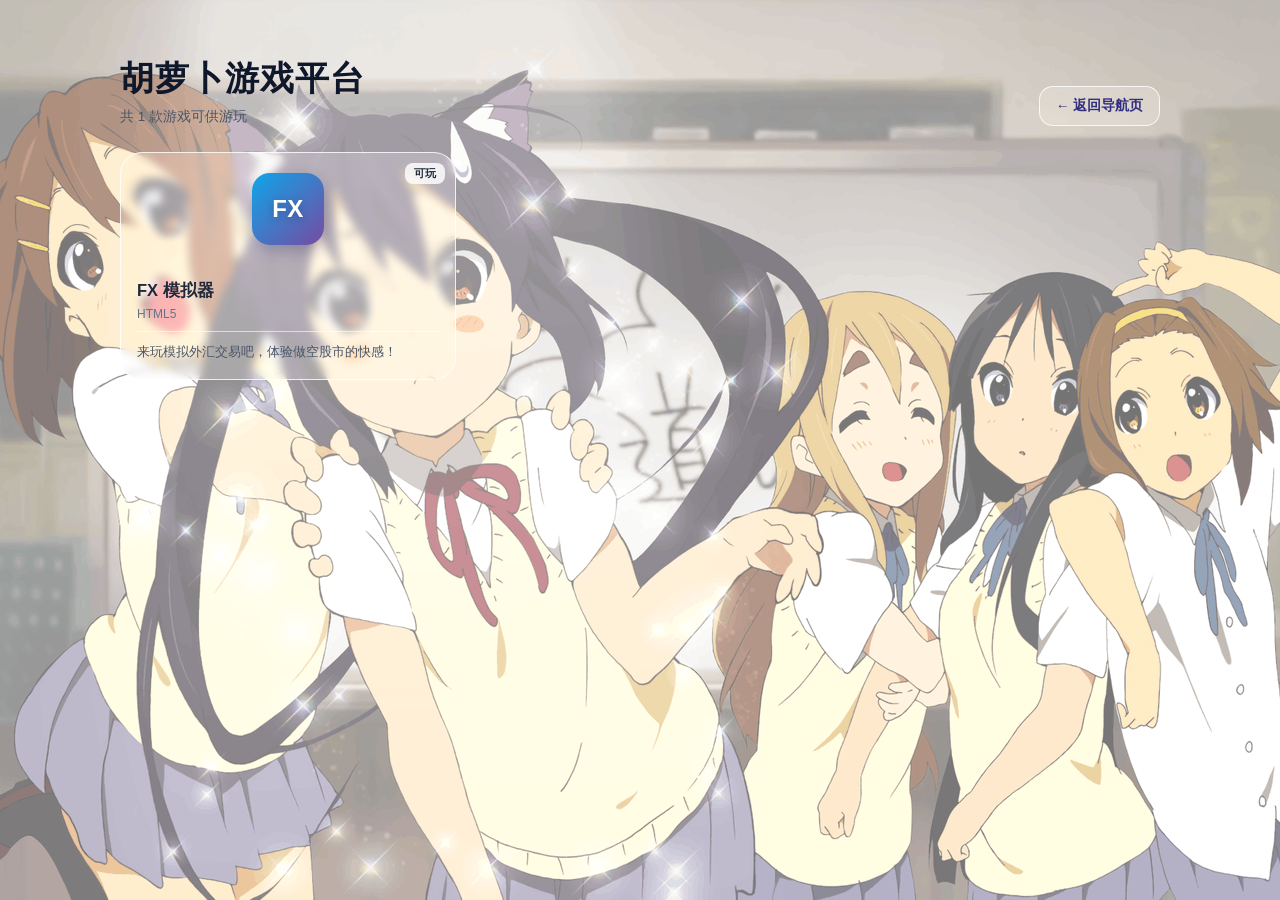
<file: gaming_platform/gaming_platform.html>
<!DOCTYPE html>
<html lang="zh-CN">
<head>
<meta charset="UTF-8">
<meta name="viewport" content="width=device-width, initial-scale=1.0">
<link rel="icon" type="image/png" href="/blog/pictures/zozlogo.png">
<title>胡萝卜游戏平台</title>

<link rel="preconnect" href="https://fonts.googleapis.cn" crossorigin>
<link href="https://fonts.googleapis.cn/css2?family=ZCOOL+KuaiLe&display=swap" rel="stylesheet">

<style>
  :root {
    --glass-bg:       rgba(255, 255, 255, 0.22);
    --glass-bg-hover: rgba(255, 255, 255, 0.34);
    --glass-blur:     4px;
    --glass-saturate: 140%;
    --glass-border:   rgba(255, 255, 255, 0.8);
  }

  * { box-sizing: border-box; }

  /* ============ 页面切换动画（复刻 PC 版博客主页的圆形展开）============
     ⚠️ 关键修复：body 始终保持可见，动画全部交给 .page-veil 覆盖层。
        旧写法把初始状态设成 body{opacity:0}，一旦页面被浏览器缓存
        （后退 / 前进走 bfcache）或从后台标签恢复，JS 不会重跑，
        body 就永远停在透明状态 —— 整页只剩紫底，必须手动刷新。
        改用覆盖层后，默认状态就是「完全不遮挡」，任何异常下看到的都是正常页面。 */
  .page-veil {
    position: fixed; inset: 0; z-index: 99990;
    pointer-events: none;
    background: linear-gradient(135deg, #4c5fd7 0%, #764ba2 45%, #2b1055 100%);
    /* 默认 circle(0) = 完全不遮挡；--vx / --vy 是展开圆心 */
    clip-path: circle(0px at var(--vx, 50%) var(--vy, 50%));
    -webkit-clip-path: circle(0px at var(--vx, 50%) var(--vy, 50%));
  }
  /* 入场：紫幕中间开洞、洞扩散到全屏 —— 画面从一点展开（同 PC 版观感） */
  .page-veil.opening {
    animation: veilReveal .75s cubic-bezier(.4, 0, .2, 1) both;
  }
  @keyframes veilReveal {
    from { clip-path: circle(150vmax at var(--vx, 50%) var(--vy, 50%));
           -webkit-clip-path: circle(150vmax at var(--vx, 50%) var(--vy, 50%)); }
    to   { clip-path: circle(0px at var(--vx, 50%) var(--vy, 50%));
           -webkit-clip-path: circle(0px at var(--vx, 50%) var(--vy, 50%)); }
  }
  /* 出场：反向，紫幕从四周收拢盖住页面，盖住后再跳转 */
  .page-veil.closing {
    animation: veilCover .42s cubic-bezier(.4, 0, .2, 1) forwards;
  }
  @keyframes veilCover {
    from { clip-path: circle(0px at var(--vx, 50%) var(--vy, 50%));
           -webkit-clip-path: circle(0px at var(--vx, 50%) var(--vy, 50%)); }
    to   { clip-path: circle(150vmax at var(--vx, 50%) var(--vy, 50%));
           -webkit-clip-path: circle(150vmax at var(--vx, 50%) var(--vy, 50%)); }
  }
  /* 老浏览器不支持 clip-path：幕布直接不显示，退化成普通跳转（不会紫屏） */
  @supports not (clip-path: circle(50% at 50% 50%)) {
    .page-veil { display: none; }
  }
  /* 尊重系统的「减少动态效果」设置 */
  @media (prefers-reduced-motion: reduce) {
    .page-veil.opening, .page-veil.closing { animation: none; }
  }


  body {
    margin: 0;
    min-height: 100vh;
    /* 壁纸加载失败 / 还没加载出来时也不会是纯黑 */
    background: linear-gradient(135deg, #4c5fd7 0%, #764ba2 45%, #2b1055 100%);
    color: #0f172a;
    font-family: -apple-system, BlinkMacSystemFont, 'PingFang SC', 'Hiragino Sans GB',
                 'Microsoft YaHei', 'Source Han Sans SC', 'Noto Sans CJK SC',
                 'WenQuanYi Micro Hei', sans-serif;
    /* 双击换壁纸时不会糊一层蓝色高亮 */
    -webkit-user-select: none; user-select: none;
  }

  /* ==================================================================
     壁纸层（与博客主页同一套机制）
     显示：.stage::before 铺满，图加载成功后加 .has-wallpaper 淡入
     切换：先加 .wp-fading 淡出 → 换图 → 移除类淡入
     ================================================================== */
  .stage {
    position: fixed; inset: 0; z-index: 0;
  }
  .stage::before {
    content: ''; position: absolute; inset: 0;
    background-image: var(--wallpaper, none);
    background-size: cover; background-position: center;
    opacity: 0; transition: opacity .28s ease;
  }
  .stage.has-wallpaper::before { opacity: 1; }
  /* 切换中：壁纸淡出，露出底下的紫蓝渐变 */
  .stage.wp-fading::before { opacity: 0; }
  /* 常驻淡白遮罩 —— 提亮壁纸、保证卡片文字可读性 */
  .stage::after {
    content: ''; position: absolute; inset: 0;
    background: rgba(255, 255, 255, 0.45);
  }

  /* ============ 内容层 ============ */
  .wrap {
    position: relative; z-index: 1;
    max-width: 1080px; margin: 0 auto;
    padding: 56px 20px 64px;
  }

  .head {
    display: flex; align-items: flex-end; justify-content: space-between;
    gap: 16px; flex-wrap: wrap; margin-bottom: 26px;
  }
  .head h1 {
    font-family: 'ZCOOL KuaiLe', 'PingFang SC', 'Microsoft YaHei', sans-serif;
    font-size: 34px; color: #0f172a; margin: 0 0 6px; letter-spacing: 1px;
  }
  .head .sub { margin: 0; font-size: 13.5px; color: #475569; }

  .back {
    display: inline-flex; align-items: center; gap: 7px;
    padding: 10px 16px; border-radius: 14px;
    background: var(--glass-bg);
    backdrop-filter: blur(var(--glass-blur)) saturate(var(--glass-saturate));
    -webkit-backdrop-filter: blur(var(--glass-blur)) saturate(var(--glass-saturate));
    border: 1px solid var(--glass-border);
    color: #312e81; font-size: 13.5px; font-weight: 600; text-decoration: none;
    transition: transform .18s ease, background .18s ease;
  }
  .back:hover { transform: translateY(-2px); background: var(--glass-bg-hover); }
  .back:active { transform: translateY(0) scale(.98); }

  /* ============ 游戏卡片网格 ============ */
  .grid {
    display: grid; gap: 16px;
    grid-template-columns: repeat(auto-fill, minmax(250px, 1fr));
  }
  .card {
    background: var(--glass-bg);
    backdrop-filter: blur(var(--glass-blur)) saturate(var(--glass-saturate));
    -webkit-backdrop-filter: blur(var(--glass-blur)) saturate(var(--glass-saturate));
    border: 1px solid var(--glass-border);
    border-radius: 22px; overflow: hidden;
    display: flex; flex-direction: column;
    text-decoration: none; color: inherit;
    transition: transform .2s ease, box-shadow .2s ease, background .2s ease, opacity .2s ease;
  }
  .card.playable:hover {
    transform: translateY(-4px);
    background: var(--glass-bg-hover);
    box-shadow: 0 14px 32px rgba(30, 20, 80, .18);
  }
  .card.playable:active { transform: translateY(-1px) scale(.99); }
  /* 还没做完的：不可点，整体压暗一档 */
  .card.pending { opacity: .62; }

  /* ---------- 图标区 ----------
     中等尺寸图标（72×72）：没配封面图时显示 icon 文字，配了就整块换封面图 */
  .icon-area {
    height: 112px; position: relative;
    display: flex; align-items: center; justify-content: center;
  }
  .card-icon {
    width: 72px; height: 72px; border-radius: 18px;
    display: flex; align-items: center; justify-content: center;
    font-size: 24px; font-weight: 800; letter-spacing: .5px;
    color: #fff; text-shadow: 0 2px 8px rgba(0, 0, 0, .22);
    box-shadow: 0 6px 16px rgba(30, 20, 80, .28);
    /* 底色由 JS 按 data.js 的 color 注入 */
  }
  .icon-area img { position: absolute; inset: 0; width: 100%; height: 100%; object-fit: cover; }

  /* 右上状态徽章 / 右下「开始玩」 */
  .status {
    position: absolute; top: 10px; right: 10px; z-index: 1;
    font-size: 11px; font-weight: 700; color: #1f2937;
    background: rgba(255, 255, 255, .82);
    padding: 3px 9px; border-radius: 8px;
  }
  .play {
    position: absolute; right: 10px; bottom: 10px; z-index: 1;
    font-size: 11.5px; font-weight: 700; color: #fff;
    background: rgba(31, 41, 55, .62);
    padding: 4px 10px; border-radius: 9px;
    opacity: 0; transform: translateY(6px);
    transition: opacity .2s ease, transform .2s ease;
  }
  .card.playable:hover .play { opacity: 1; transform: translateY(0); }
  /* 触屏没有 hover，直接常显 */
  @media (hover: none) { .play { opacity: 1; transform: none; } }

  .body { padding: 14px 16px 16px; flex: 1; display: flex; flex-direction: column; }
  .title { font-size: 16.5px; font-weight: 700; color: #1e293b; line-height: 1.4; }
  .meta { font-size: 12px; color: #64748b; margin-top: 5px; }
  .stars { font-size: 13px; color: #f59e0b; margin-top: 8px; letter-spacing: 1px; }
  .comment {
    font-size: 12.5px; color: #475569; line-height: 1.65; margin-top: 10px;
    padding-top: 10px; border-top: 1px solid rgba(255, 255, 255, .6);
  }

  .empty {
    padding: 40px 24px; border-radius: 22px; text-align: center;
    background: var(--glass-bg); border: 1px solid var(--glass-border);
    color: #475569; font-size: 14px; line-height: 1.8;
    -webkit-user-select: text; user-select: text;
  }
  .empty code {
    font-size: 13px; color: #312e81; background: rgba(255, 255, 255, .55);
    padding: 2px 7px; border-radius: 6px;
  }

  /* ============ 自定义鼠标（与 PC 版博客主页完全一致）============
     全局隐藏系统光标；指针离开网页区域时用 html.native-cursor 把系统光标还回来。
     两者永远互斥 —— 不会同时出现两个指针，也不会一个都没有。
     ⚠️ 不要用"手动加/减某个 class 来切换 cursor"的写法：状态一漏就整页没光标。
        全局 none 打底 + native-cursor 覆盖，只有两种状态，不会失控。 */
  *, *::before, *::after { cursor: none !important; }

  .q-arrow {
    position: fixed; width: 28px; height: 28px;
    pointer-events: none; z-index: 10000;
    /* 默认不显示：页面刚打开时箭头会停在 (0,0) 或上次的残留位置，
       必须先检测到真实的指针输入才现身（见 .q-arrow.ready） */
    opacity: 0;
    transform: scale(0.6);
    transition: opacity 0.08s ease;
  }
  .q-arrow.ready {
    opacity: 1;
    transform: scale(1);
    transition: opacity 0.18s ease, transform 0.18s cubic-bezier(0.34, 1.4, 0.64, 1);
  }
  .q-arrow.hover::before { transform: scale(1.3) rotate(-5deg); }
  .q-arrow::before {
    content: '';
    position: absolute; inset: 0;
    background: url("data:image/svg+xml,%3Csvg xmlns='http://www.w3.org/2000/svg' viewBox='0 0 28 28'%3E%3Cpath d='M5 3 L22 13 L14 14.5 L17.5 21 Z' fill='%23ffffff' stroke='%234f46e5' stroke-width='2.2' stroke-linejoin='round' stroke-linecap='round'/%3E%3C/svg%3E") center/contain no-repeat;
    transition: transform 0.15s ease;
  }
  .q-arrow.no-pointer { display: none; }

  /* 指针离开网页区域（移到最左侧外面、地址栏、别的窗口）时：
     自定义箭头已经藏了，但全局 cursor:none 还挂着 —— 那就会一个光标都看不见。
     所以离开时把系统光标还回来，回来时再切回自定义箭头。
     选择器特意加了 html.native-cursor 提高优先级，才能盖住上面那条 !important。 */
  html.native-cursor,
  html.native-cursor *,
  html.native-cursor *::before,
  html.native-cursor *::after { cursor: auto !important; }

  /* ============ 尾拖粒子 ============ */
  .cursor-particle {
    position: fixed;
    width: 12px; height: 12px;
    border-radius: 50%;
    background: rgba(255, 255, 255, 0.8);
    pointer-events: none;
    z-index: 9999;
    animation: particleFade 0.8s ease-out forwards;
  }
  @keyframes particleFade {
    0%   { opacity: 1; transform: scale(1); }
    100% { opacity: 0; transform: scale(0) translateY(-20px); }
  }

  /* ============ 点击冒出的爱心 ============ */
  .click-heart {
    position: fixed; pointer-events: none; z-index: 9998;
    animation: heartFloat 1s ease-out forwards;
  }
  @keyframes heartFloat {
    0%   { opacity: 1; transform: scale(0) rotate(0deg); }
    20%  { transform: scale(1.4) rotate(-5deg); }
    100% { opacity: 0; transform: scale(0.5) translateY(-100px) rotate(10deg); }
  }

  @media (max-width: 520px) {
    .wrap { padding: 36px 16px 48px; }
    .head h1 { font-size: 27px; }
    .grid { grid-template-columns: 1fr; }
  }
</style>
</head>
<body>

<div class="page-veil" id="pageVeil"></div>

<div class="stage" id="stage"></div>

<div class="wrap">
  <div class="head">
    <div>
      <h1 id="title">胡萝卜游戏平台</h1>
      <p class="sub" id="subtitle"></p>
    </div>
    <a class="back" href="/index.html">← 返回导航页</a>
  </div>

  <div id="grid" class="grid"></div>
</div>

<div class="q-arrow" id="qArrow"></div>

<!-- 数据源：本目录的 data.js（window.GAMING_PLATFORM_DATA）
     ⚠️ 与博客的 blog/data.js 完全独立，改这里不影响博客。
     用绝对路径打底，再从同目录补一次，两种方式都能命中。 -->
<script src="/gaming_platform/data.js"></script>
<script>
/* ==========================================================================
   胡萝卜游戏平台 · 渲染
   数据唯一来源：gaming_platform/data.js 里的 window.GAMING_PLATFORM_DATA
   --------------------------------------------------------------------------
   加 / 改游戏、换壁纸 → 编辑同目录的 data.js，不用动这个 HTML。
   ========================================================================== */

/* ---------- 确保 data.js 到位：绝对路径没中就再试同目录，两次都失败也要渲染 ---------- */
(function ensureData(cb) {
  if (window.GAMING_PLATFORM_DATA) { cb(); return; }
  var s = document.createElement('script');
  s.src = './data.js';
  s.onload = function () { cb(); };
  s.onerror = function () { cb(); };   // 都失败也继续：下方会给出明确的排查提示
  document.head.appendChild(s);
})(boot);

function boot() {
  var D = window.GAMING_PLATFORM_DATA || null;

  var grid    = document.getElementById('grid');
  var sub     = document.getElementById('subtitle');
  var titleEl = document.getElementById('title');
  var stage   = document.getElementById('stage');

  var WALLPAPERS = (D && Array.isArray(D.WALLPAPERS)) ? D.WALLPAPERS.slice() : [];

  function esc(s) {
    return String(s == null ? '' : s).replace(/[&<>"']/g, function (c) {
      return { '&':'&amp;', '<':'&lt;', '>':'&gt;', '"':'&quot;', "'":'&#39;' }[c];
    });
  }
  function stars(n) {
    n = Math.max(0, Math.min(5, Number(n) || 0));
    return '★★★★★'.slice(0, n) + '☆☆☆☆☆'.slice(0, 5 - n);
  }
  function grad(color) {
    var c = color || '#667eea';
    return 'linear-gradient(135deg, ' + c + ' 0%, #764ba2 100%)';
  }
  /* 图标文字：优先用 data.js 的 icon，没填就自动从标题里生成
     "FX 模拟器" → FX（抽英文字母）
     "我的游戏"  → 我的（纯中文取前两字）
     想精确控制就在 data.js 里直接写 icon: 'FX' */
  function iconText(g) {
    if (g.icon) return String(g.icon);
    var t = String(g.title || '');
    var en = (t.match(/[A-Za-z]+/g) || []).join('').toUpperCase();
    if (en) return en.slice(0, 4);
    return t.slice(0, 2) || '?';
  }
  function showEmpty(msg) {
    var tip = document.createElement('div');
    tip.className = 'empty';
    tip.innerHTML = msg;
    grid.parentNode.replaceChild(tip, grid);
  }

  /* ---------- data.js 没加载成功：把排查路径直接写在页面上 ---------- */
  if (!D) {
    titleEl.textContent = '胡萝卜游戏平台';
    showEmpty('没读到 gaming_platform/data.js。<br>' +
      '请确认文件已上传到仓库的 <code>gaming_platform/data.js</code>，' +
      '并且和 gaming_platform.html 在同一目录下。');
    return;
  }

  titleEl.textContent = D.TITLE || '胡萝卜游戏平台';

  /* ==================================================================
     壁纸（与博客主页同一套机制）
     - 显示：加载成功后淡入
     - 切换：双击【页面空白处】才切，卡片 / 返回按钮 / 空态块不响应
     ================================================================== */
  var wpIndex = 0;
  var wpSwitching = false;

  var wpCache = {};
  function preload(url) {
    if (!url || wpCache[url]) return wpCache[url];
    wpCache[url] = new Promise(function (resolve) {
      var img = new Image();
      img.onload  = function () { resolve(true); };
      img.onerror = function () { resolve(false); };
      setTimeout(function () { resolve(false); }, 3000);   // 超时按失败，不谎报成功
      img.src = url;
    });
    return wpCache[url];
  }

  function applyWallpaper(i) {
    if (!WALLPAPERS.length) return;
    stage.style.setProperty('--wallpaper', 'url("' + WALLPAPERS[i] + '")');
    stage.classList.add('has-wallpaper');
  }

  async function nextWallpaper() {
    if (wpSwitching || WALLPAPERS.length < 2) return;
    wpSwitching = true;
    var nextIndex = (wpIndex + 1) % WALLPAPERS.length;
    await preload(WALLPAPERS[nextIndex]);
    stage.classList.add('wp-fading');                 // 先淡出
    setTimeout(function () {
      wpIndex = nextIndex;
      applyWallpaper(wpIndex);
      stage.classList.remove('wp-fading');            // 再淡入
      // 顺手把下一张也预载好，下次切换就不卡
      preload(WALLPAPERS[(wpIndex + 1) % WALLPAPERS.length]);
      setTimeout(function () { wpSwitching = false; }, 300);
    }, 280);
  }

  (function initWallpaper() {
    if (!WALLPAPERS.length) return;
    preload(WALLPAPERS[0]).then(function (ok) {
      if (ok) applyWallpaper(0);
    });
    if (WALLPAPERS.length > 1) preload(WALLPAPERS[1]);

    /* 切换区域：页面空白处
       ⚠️ 只认页面空白处 —— 卡片、返回按钮、空态块都属于"内容"，
          在上面双击不该换壁纸（否则想开游戏却把背景换了）。 */
    document.addEventListener('dblclick', function (e) {
      if (e.target.closest && e.target.closest('.card, .back, .empty')) return;
      nextWallpaper();
    });
    /* 双击的第二下 mousedown 会默认"选词"，这里直接拦掉 */
    document.addEventListener('mousedown', function (e) {
      if (e.detail >= 2) e.preventDefault();
    });
  })();

  /* ---------- 渲染游戏卡片 ---------- */
  var GAMES = Array.isArray(D.GAMES) ? D.GAMES : [];
  if (!GAMES.length) {
    showEmpty('还没有游戏条目 —— 到 <code>gaming_platform/data.js</code> 的 ' +
              '<code>GAMES</code> 数组里加几条就会出现在这里。');
    return;
  }

  var ready = GAMES.filter(function (g) { return !!g.url; }).length;
  sub.textContent = D.SUBTITLE || ('共 ' + GAMES.length + ' 款游戏可供游玩');

  grid.innerHTML = GAMES.map(function (g) {
    var iconHtml = g.cover
      ? '<img src="' + esc(g.cover) + '" alt="">'
      : '<div class="card-icon" style="background:' + grad(g.color) + '">' + esc(iconText(g)) + '</div>';
    var meta = [g.platform, g.hours ? g.hours + ' 小时' : ''].filter(Boolean).join(' · ');

    /* 有 url → 整张卡片就是链接（点了直接进游戏）
       没 url → 用 <article>，不可点 + 半透明，表示还在做 */
    var tag   = g.url ? 'a' : 'article';
    var attrs = g.url ? ' class="card playable" href="' + esc(g.url) + '"' : ' class="card pending"';

    var inner =
      '<div class="icon-area">' + iconHtml +
        (g.status ? '<span class="status">' + esc(g.status) + '</span>' : '') +
        (g.url ? '<span class="play">▶ 开始玩</span>' : '') +
      '</div>' +
      '<div class="body">' +
        '<div class="title">' + esc(g.title) + '</div>' +
        (meta ? '<div class="meta">' + esc(meta) + '</div>' : '') +
        (g.score ? '<div class="stars">' + stars(g.score) + '</div>' : '') +
        (g.comment ? '<div class="comment">' + esc(g.comment) + '</div>' : '') +
      '</div>';

    return '<' + tag + attrs + '>' + inner + '</' + tag + '>';
  }).join('');
}

/* ---------- 跨页面记住指针最后位置（只在同一个标签页内有效）----------
   页面跳转时用它把自定义箭头直接落到正确位置，
   避免新页面"等不到 mousemove"而一直显示系统光标。 */
var PTR_KEY = 'zoz_last_pointer';
var lastPtr = { x: null, y: null };

function loadPointer() {
  try {
    var v = sessionStorage.getItem(PTR_KEY);
    if (!v) return null;
    var p = v.split(',');
    var x = parseFloat(p[0]), y = parseFloat(p[1]);
    return (isFinite(x) && isFinite(y)) ? { x: x, y: y } : null;
  } catch (e) { return null; }
}
function savePointer(x, y) { lastPtr.x = x; lastPtr.y = y; }
function flushPointer() {
  if (lastPtr.x == null) return;
  try { sessionStorage.setItem(PTR_KEY, lastPtr.x + ',' + lastPtr.y); } catch (e) {}
}
/* 移动过程中每 200ms 落盘一次；切页 / 关标签时立刻补一次，保证是最新的坐标 */
setInterval(flushPointer, 200);
window.addEventListener('pagehide', flushPointer);
window.addEventListener('beforeunload', flushPointer);

/* ==========================================================================
   自定义鼠标箭头 —— 与 PC 版博客主页（blog/pc.html）逐行一致
   --------------------------------------------------------------------------
   只在"确实有鼠标"的时候才显示自定义箭头：
   页面刚加载、或者用户用触屏/触控板点击时，箭头还没拿到过真实坐标，
   这时候显示出来会停在左上角或上次残留的位置，很出戏。
   所以先判定设备是否具备精确指针（hover: hover + pointer: fine），
   再等第一次真实 mousemove/pointermove 才浮现。
   ========================================================================== */
const qArrow = document.getElementById('qArrow');
let pointerSeen = false;
let lastX = null, lastY = null;

function hasFinePointer() {
  try {
    return window.matchMedia('(hover: hover) and (pointer: fine)').matches;
  } catch (e) { return true; }   // 不支持 matchMedia 就按有鼠标处理
}

(function initArrowVisibility() {
  if (!hasFinePointer()) {
    // 触屏：不显示自定义箭头，同时把被 cursor:none 干掉的原生光标还回来
    qArrow.classList.add('no-pointer');
    const st = document.createElement('style');
    st.textContent = '*, *::before, *::after { cursor: auto !important; }';
    document.head.appendChild(st);
    return;
  }

  /* ⚠️ 关键修复：跳转后"卡住系统光标"
     以前这里无条件挂 native-cursor，然后干等第一次 mousemove 才换成自定义箭头。
     但从导航页点链接进来时鼠标往往是不动的 —— 新页面加载完压根没有 mousemove，
     于是系统光标一直挂着，看起来就像"自定义箭头没了、卡出 Windows 指针"。
     现在先读上一个页面记下的指针坐标（sessionStorage，同标签页有效）：
     坐标可信就立刻把自定义箭头放好，只有确实没记录时才退回系统光标。 */
  var saved = loadPointer();
  if (saved && insideViewport(saved.x, saved.y)) {
    show(saved.x, saved.y);
  } else {
    document.documentElement.classList.add('native-cursor');
  }

  /* 规则：系统指针在网页区域内 → 显示自定义箭头 + 隐藏系统光标；
     指针离开网页区域 → 隐藏自定义箭头 + 把系统光标还回来。 */
  function insideViewport(x, y) {
    /* 必须严格在视口内：
       浏览器在指针贴边/移出时会补发坐标为 0 或 innerWidth 的边缘 mousemove，
       放行这些坐标就会让箭头卡在页面最左侧不消失 —— 于是"两个指针"。 */
    return x > 1 && y > 1 && x < window.innerWidth - 1 && y < window.innerHeight - 1;
  }
  function show(x, y) {
    if (x == null || y == null || !insideViewport(x, y)) return;   // 边缘/无效坐标一律不显示
    pointerSeen = true; lastX = x; lastY = y;
    qArrow.style.left = x + 'px'; qArrow.style.top = y + 'px';
    qArrow.classList.add('ready');
    document.documentElement.classList.remove('native-cursor');
  }
  function leave() {
    /* 正在淡出跳页：这时候把系统光标放出来，会在切页那一下闪一个 Windows 指针，
       正是"有概率卡出系统光标"的另一个来源，直接忽略。 */
    if (window.__pageLeaving) return;
    qArrow.classList.remove('ready');
    // 箭头藏了，就必须把系统光标还回来，否则那边一个指针都没有
    document.documentElement.classList.add('native-cursor');
  }
  function restore(e) {
    /* 指针回来了：优先用事件自带的坐标，没有（比如浏览器派发的假 enter 全 0）
       才退回上一次的有效坐标；实在都没有就继续显示系统光标，
       保证任何时刻都恰好有一个光标，不会空窗。 */
    if (e && insideViewport(e.clientX, e.clientY)) { show(e.clientX, e.clientY); return; }
    if (!pointerSeen || lastX == null || !insideViewport(lastX, lastY)) return;
    show(lastX, lastY);
  }

  /* 只有真实移动才负责"显示"：
     ⚠️ 不能用 mouseenter/pointerenter 来首次显示 —— 浏览器在页面加载完成、
        窗口重新获得焦点时会派发一个 clientX/clientY 全是 0 的假 enter 事件，
        照它定位就会在网页左上角凭空卡住一个箭头，看起来像多了一个指针。 */
  document.addEventListener('mousemove', (e) => {
    if (!insideViewport(e.clientX, e.clientY)) { leave(); return; }  // 贴到边缘就收起
    if (!pointerSeen || !qArrow.classList.contains('ready')) show(e.clientX, e.clientY);
  });
  document.addEventListener('pointermove', (e) => {
    if (e.pointerType !== 'mouse') return;
    if (!insideViewport(e.clientX, e.clientY)) { leave(); return; }
    if (!pointerSeen || !qArrow.classList.contains('ready')) show(e.clientX, e.clientY);
  });

  // 指针离开文档 → 收起 + 还回系统光标
  document.addEventListener('mouseleave', leave);
  document.addEventListener('pointerleave', (e) => { if (e.pointerType === 'mouse') leave(); });
  // 兜底：mouseout 且 relatedTarget 为空 = 指针离开了窗口（最可靠的跨浏览器判定）
  document.addEventListener('mouseout', (e) => { if (!e.relatedTarget) leave(); });
  // 重新进入：先摘掉 native-cursor，等真实移动再显示箭头
  document.addEventListener('mouseenter', restore);
  document.addEventListener('pointerenter', (e) => { if (e.pointerType === 'mouse') restore(e); });
  // 切走标签页 / 切到别的程序
  window.addEventListener('blur', leave);

  /* 点击也是真实指针输入：鼠标完全静止、只点一下的情况，靠它把箭头唤出来
     （比如刚跳进来就点空白处换壁纸） */
  document.addEventListener('mousedown', (e) => {
    if (insideViewport(e.clientX, e.clientY)) show(e.clientX, e.clientY);
  });
  document.addEventListener('pointerdown', (e) => {
    if (e.pointerType !== 'mouse') return;
    if (insideViewport(e.clientX, e.clientY)) show(e.clientX, e.clientY);
  });
})();

/* 位置跟随：无条件更新，与"显隐判定"完全解耦。
   ⚠️ 之前把边界检查写在这里，鼠标贴边时箭头就停止跟随、僵在原地 —— 就是那个 bug。 */
function moveArrow(x, y) {
  qArrow.style.left = x + 'px';
  qArrow.style.top  = y + 'px';
  savePointer(x, y);
}
document.addEventListener('mousemove', (e) => {
  moveArrow(e.clientX, e.clientY);
  createParticle(e.clientX, e.clientY);
});

function createParticle(x, y) {
  const p = document.createElement('div');
  p.className = 'cursor-particle';
  p.style.left = x - 6 + 'px'; p.style.top = y - 6 + 'px';
  const s = Math.random() * 8 + 4;
  p.style.width = s + 'px'; p.style.height = s + 'px';
  p.style.background = `hsla(${Math.random() * 360},100%,80%,0.8)`;
  document.body.appendChild(p);
  setTimeout(() => p.remove(), 800);
}

/* 悬停反馈：箭头放大 + 微旋转（事件委托，动态插入的卡片同样生效）
   ⚠️ .pending（还不能玩）不参与，避免给出"可以点"的错觉 */
const HOVER_SELECTOR = '.playable, .back, h1';
document.addEventListener('mouseover', (e) => {
  if (e.target.closest && e.target.closest(HOVER_SELECTOR)) qArrow.classList.add('hover');
});
document.addEventListener('mouseout', (e) => {
  if (e.target.closest && e.target.closest(HOVER_SELECTOR)) qArrow.classList.remove('hover');
});

/* ============ 点击冒出的爱心（与 PC 版一致）============ */
const HEART_COLORS = ['#ff6b81', '#ff4757', '#ff3838', '#ff9ff3', '#f368e0', '#ee5a24'];
document.addEventListener('click', (e) => {
  const heart = document.createElement('div');
  heart.className = 'click-heart';
  heart.style.left = e.clientX - 25 + 'px';
  heart.style.top  = e.clientY - 25 + 'px';
  const size  = Math.random() * 18 + 32;
  const color = HEART_COLORS[Math.floor(Math.random() * HEART_COLORS.length)];
  heart.innerHTML = `<svg width="${size}" height="${size}" viewBox="0 0 24 24"><path d="M12 21.35l-1.45-1.32C5.4 15.36 2 12.28 2 8.5 2 5.42 4.42 3 7.5 3c1.74 0 3.41.81 4.5 2.09C13.09 3.81 14.76 3 16.5 3 19.58 3 22 5.42 22 8.5c0 3.78-3.4 6.86-8.55 11.54L12 21.35z" fill="${color}"/></svg>`;
  document.body.appendChild(heart);
  setTimeout(() => heart.remove(), 1000);
});

/* ==========================================================================
   页面切换动画：圆形展开 / 收拢（复刻 PC 版博客主页 .stage-profile 的观感）
   --------------------------------------------------------------------------
   ⚠️ 与旧版最大的不同：不再改 body 的 opacity。
      body 一旦停在透明状态，页面被浏览器缓存（后退走 bfcache）后
      JS 不会重跑，就永远恢复不回来 —— 表现就是"返回后一片紫，要刷新"。
      现在动画全在覆盖层上，页面本体始终可见。
   ========================================================================== */
(function pageTransition() {
  var veil = document.getElementById('pageVeil');
  var ORIGIN_KEY = 'zoz_page_origin';
  var COVER_MS = 420;

  function setOrigin(x, y) {
    if (!veil) return;
    veil.style.setProperty('--vx', x + 'px');
    veil.style.setProperty('--vy', y + 'px');
  }
  function loadOrigin() {
    try {
      var v = sessionStorage.getItem(ORIGIN_KEY);
      if (!v) return null;
      var p = v.split(',');
      var x = parseFloat(p[0]), y = parseFloat(p[1]);
      return (isFinite(x) && isFinite(y)) ? { x: x, y: y } : null;
    } catch (e) { return null; }
  }
  function saveOrigin(x, y) {
    try { sessionStorage.setItem(ORIGIN_KEY, x + ',' + y); } catch (e) {}
  }
  /* 强制清掉幕布上的动画状态，回到「完全不遮挡」 */
  function resetVeil() {
    if (!veil) return;
    veil.classList.remove('closing');
    veil.classList.remove('opening');
    veil.style.animation = 'none';
    void veil.offsetWidth;          // 强制回流，让上面的改动立即生效
  }

  /* ---------- 入场：从上次点击的位置（没有就从屏幕中心）圆形展开 ---------- */
  function enter() {
    if (!veil) return;
    var o = loadOrigin();
    if (o) setOrigin(o.x, o.y);
    veil.style.animation = '';      // 清掉可能残留的 none
    void veil.offsetWidth;
    veil.classList.add('opening');
  }
  requestAnimationFrame(function () { requestAnimationFrame(enter); });

  /* ---------- 出场：紫幕收拢盖住页面，再跳 ----------
     ⚠️ 只拦「同源 + 同标签 + 普通左键」；
        新标签打开（Ctrl / Cmd / 中键）、外链、锚点、下载一律放行。 */
  document.addEventListener('click', function (e) {
    if (e.defaultPrevented || e.button !== 0) return;
    if (e.metaKey || e.ctrlKey || e.shiftKey || e.altKey) return;
    var a = e.target.closest && e.target.closest('a[href]');
    if (!a || a.target === '_blank' || a.hasAttribute('download')) return;
    var url = a.href;
    if (!url || url.charAt(0) === '#') return;
    try {
      if (new URL(url, location.href).origin !== location.origin) return;
    } catch (err) { return; }

    e.preventDefault();
    if (window.__pageLeaving) return;      // 已经在处理第二次点击了
    window.__pageLeaving = true;           // 通知箭头逻辑：别把系统光标放出来

    saveOrigin(e.clientX, e.clientY);      // 新页面从这个位置展开

    if (!veil) { location.href = url; return; }   // 没有幕布就直接跳，绝不卡住
    setOrigin(e.clientX, e.clientY);
    veil.classList.remove('opening');
    veil.style.animation = '';
    void veil.offsetWidth;
    veil.classList.add('closing');
    setTimeout(function () { location.href = url; }, COVER_MS);
  }, true);   // 捕获阶段：赶在其它 click 处理之前拦下

  /* ============ 关键修复：从浏览器缓存恢复（后退 / 前进）============
     bfcache 会把页面连同「紫幕已经盖住」的状态一起冻结。
     不处理的话，返回时看到的就是一片紫 —— 旧版紫屏 bug 的根因。
     persisted === true 表示这次是从缓存恢复，必须立刻把幕布掀掉。 */
  window.addEventListener('pageshow', function (e) {
    window.__pageLeaving = false;
    resetVeil();
    if (e.persisted) {
      // 从缓存回来：不重播入场动画，直接显示完整页面
      try { sessionStorage.removeItem(ORIGIN_KEY); } catch (err) {}
    }
  });

  /* 切回本标签页：万一跳转没真发生，别让页面一直被遮着 */
  document.addEventListener('visibilitychange', function () {
    if (!document.hidden && window.__pageLeaving) {
      window.__pageLeaving = false;
      resetVeil();
    }
  });
})();

</script>
</body>
</html>
</file>
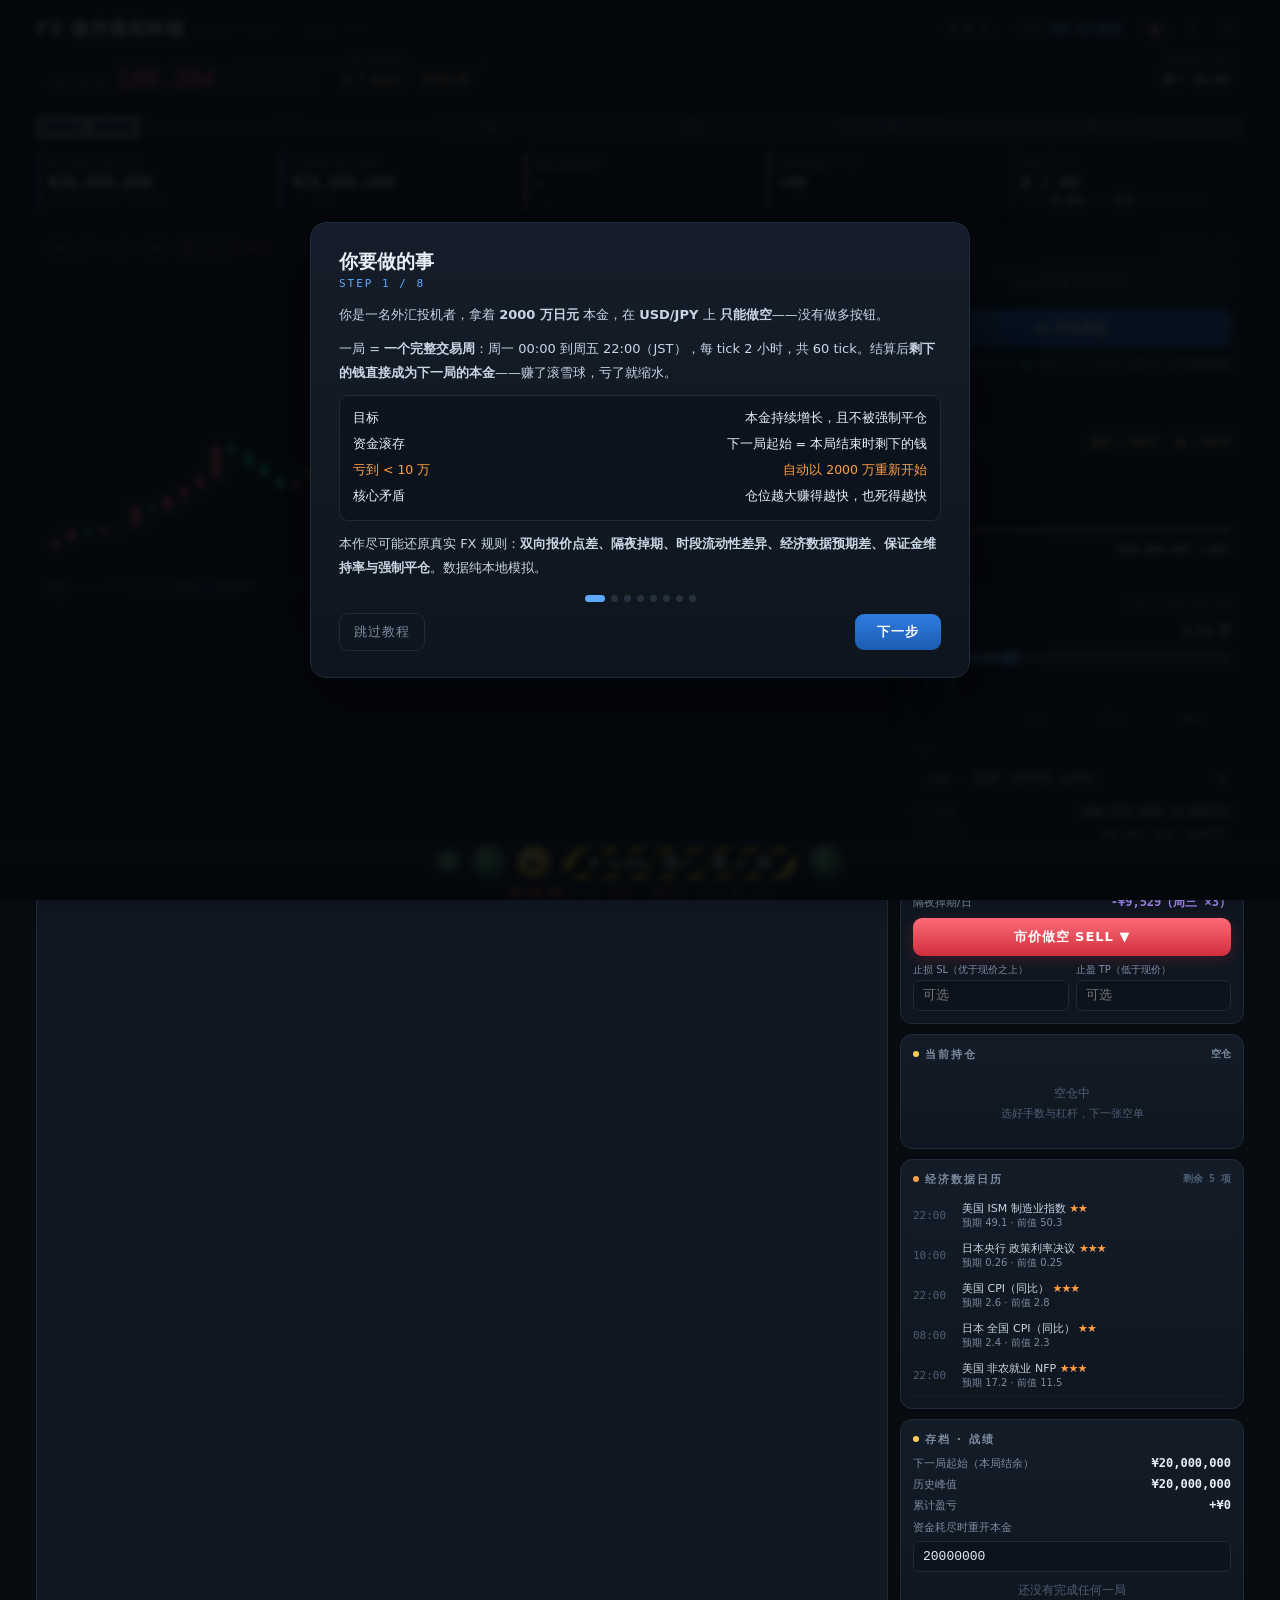
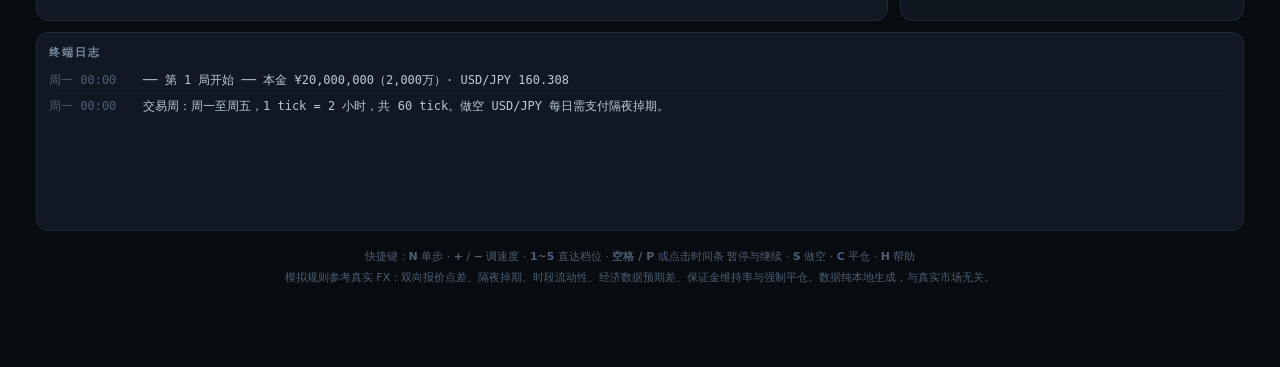
<file: gaming_platform/games/fx_simulator/fx_simulator.html>
<!DOCTYPE html>
<html lang="zh-CN">
<head>
<meta charset="UTF-8">
<meta name="viewport" content="width=device-width, initial-scale=1">
<title>FX 做空模拟终端 · USD/JPY SHORT TERMINAL</title>
<style>
  :root{
    --bg:#080b10; --panel:#111823; --panel2:#0d131c; --line:#1e2b3a; --line2:#16202c;
    --text:#e6eef7; --muted:#7b8ca0; --dim:#4d5f74;
    --up:#ff5d6c; --down:#31d68f; --gold:#ffcc57;
    --blue:#5ea9ff; --orange:#ff9f43; --purple:#a78bfa;
  }
  *{box-sizing:border-box;}
  html,body{margin:0;padding:0;min-height:100%;}
  body{
    background:
      radial-gradient(1200px 600px at 18% -10%, #101a26 0%, transparent 60%),
      radial-gradient(900px 500px at 100% 0%, #131020 0%, transparent 55%),
      var(--bg);
    color:var(--text);
    font-family:"PingFang SC","Microsoft YaHei","WenQuanYi Micro Hei",system-ui,-apple-system,"Segoe UI",sans-serif;
    font-size:14px; -webkit-font-smoothing:antialiased;
  }
  .mono{font-family:Consolas,Menlo,"DejaVu Sans Mono","Courier New",monospace;}
  .wrap{max-width:1240px;margin:0 auto;padding:14px 16px 78px;}

  header.bk{display:flex;align-items:center;gap:10px;flex-wrap:wrap;margin-bottom:11px;}
  header.bk h1{font-size:18px;margin:0;letter-spacing:1px;}
  header.bk .sub{color:var(--dim);font-size:11px;letter-spacing:2px;}
  .hd-right{margin-left:auto;display:flex;align-items:center;gap:7px;}
  .pill{background:var(--panel);border:1px solid var(--line);border-radius:20px;padding:4px 11px;font-size:11px;color:var(--muted);}
  .pill b{color:var(--text);font-weight:600;}
  .pill.sess b{color:var(--blue);}
  .ibtn{background:var(--panel);border:1px solid var(--line);color:var(--muted);border-radius:8px;
    width:30px;height:30px;font-size:13px;cursor:pointer;display:flex;align-items:center;justify-content:center;}
  .ibtn:hover{border-color:var(--blue);color:var(--text);}
  .ibtn.on{color:var(--gold);border-color:#4a3c1a;}

  /* 报价条 */
  .quote{display:flex;align-items:stretch;gap:0;background:linear-gradient(180deg,#131c27,#0f1620);
    border:1px solid var(--line);border-radius:12px;overflow:hidden;margin-bottom:11px;}
  .quote .q{display:flex;gap:20px;align-items:center;padding:9px 14px;flex-wrap:wrap;}
  .quote .big{display:flex;align-items:baseline;gap:8px;}
  .quote .big .lab{font-size:10px;color:var(--muted);letter-spacing:1px;}
  .quote .big .v{font-size:24px;font-weight:700;letter-spacing:-.5px;}
  .quote .mid{color:var(--dim);font-size:12px;display:flex;flex-direction:column;gap:2px;}
  .quote .sp{display:flex;flex-direction:column;gap:2px;font-size:12px;padding:0 14px;border-left:1px solid var(--line);border-right:1px solid var(--line);}
  .quote .sp .k{font-size:10px;color:var(--muted);}
  .quote .sp .v{font-weight:700;color:var(--orange);}
  .quote .clock{margin-left:auto;display:flex;flex-direction:column;align-items:flex-end;gap:2px;padding:0 14px;font-size:12px;}
  .quote .clock .k{font-size:10px;color:var(--muted);}
  .quote .clock .v{font-weight:700;}
  @media(max-width:760px){ .quote{flex-direction:column;} .quote .sp{border:none;border-top:1px solid var(--line);} }

  /* 时段条 */
  .sessbar{display:flex;height:22px;border-radius:6px;overflow:hidden;border:1px solid var(--line);position:relative;margin-bottom:9px;}
  .sessbar div{flex:1;font-size:9px;display:flex;align-items:center;justify-content:center;color:#8fa3b8;letter-spacing:0;overflow:hidden;white-space:nowrap;}
  .sessbar .cur{outline:2px solid #fff;outline-offset:-2px;color:#fff;font-weight:700;}

  .hud{display:grid;grid-template-columns:repeat(5,1fr);gap:9px;margin-bottom:11px;}
  .card{background:linear-gradient(180deg,#131c27,#0f1620);border:1px solid var(--line);
    border-radius:10px;padding:8px 11px;position:relative;overflow:hidden;}
  .card .k{font-size:10px;color:var(--muted);letter-spacing:1px;margin-bottom:3px;white-space:nowrap;}
  .card .v{font-size:16px;font-weight:700;letter-spacing:-.2px;white-space:nowrap;}
  .card .sub2{font-size:10px;color:var(--dim);margin-top:2px;}
  .card::after{content:"";position:absolute;left:0;top:0;bottom:0;width:2px;background:var(--line);}
  .card.c1::after{background:var(--blue);} .card.c2::after{background:var(--purple);}
  .card.c3::after{background:var(--orange);} .card.c4::after{background:var(--gold);}
  .card.c5::after{background:var(--dim);}
  .card.warn{border-color:#5a3a12;background:linear-gradient(180deg,#241a10,#14100a);}
  .card.danger{border-color:#5c2028;background:linear-gradient(180deg,#251014,#150a0c);}

  .main{display:grid;grid-template-columns:1fr 344px;gap:12px;}
  @media (max-width:980px){ .main{grid-template-columns:1fr;} .hud{grid-template-columns:repeat(2,1fr);} }

  .chartbox{background:var(--panel);border:1px solid var(--line);border-radius:12px;padding:10px 10px 6px;}
  .chart-top{display:flex;align-items:center;gap:12px;padding:2px 4px 8px;flex-wrap:wrap;font-size:11px;color:var(--muted);}
  .legend{display:flex;gap:9px;margin-left:auto;flex-wrap:wrap;}
  .legend i{display:inline-block;width:8px;height:8px;border-radius:2px;margin-right:4px;vertical-align:middle;}
  canvas#cv{width:100%;height:350px;display:block;border-radius:8px;background:var(--panel2);cursor:crosshair;}
  canvas#spark{width:100%;height:76px;display:block;border-radius:6px;background:var(--panel2);}
  @media (max-width:980px){ canvas#cv{height:270px;} }
  .bar{height:4px;background:var(--panel2);border-radius:3px;overflow:hidden;margin:7px 2px 3px;}
  .bar i{display:block;height:100%;background:linear-gradient(90deg,#2f7de0,#5ea9ff);width:0%;}

  .side{display:flex;flex-direction:column;gap:10px;}
  .panel{background:linear-gradient(180deg,#131c27,#0f1620);border:1px solid var(--line);border-radius:12px;padding:12px;}
  .panel h3{margin:0 0 9px;font-size:11px;color:var(--muted);letter-spacing:2px;font-weight:600;display:flex;align-items:center;gap:6px;}
  .panel h3 .dot{width:6px;height:6px;border-radius:50%;background:var(--blue);}
  .panel h3 .r{margin-left:auto;font-size:10px;color:var(--dim);letter-spacing:0;}
  .row{display:flex;align-items:center;justify-content:space-between;gap:8px;margin-bottom:6px;font-size:12px;}
  .row .lab{color:var(--muted);font-size:11px;}
  .row .val{font-weight:600;}

  input[type=number],select{width:100%;background:var(--panel2);border:1px solid var(--line);color:var(--text);
    border-radius:7px;padding:7px 9px;font-size:13px;outline:none;font-family:Consolas,Menlo,monospace;}
  input[type=number]:focus,select:focus{border-color:var(--blue);box-shadow:0 0 0 2px rgba(94,169,255,.12);}
  input[type=range]{width:100%;accent-color:var(--blue);margin:4px 0 2px;}
  .chips{display:flex;gap:6px;margin-top:6px;}
  .chip{flex:1;background:var(--panel2);border:1px solid var(--line);color:var(--muted);
    border-radius:7px;padding:6px 0;font-size:11px;cursor:pointer;text-align:center;}
  .chip:hover{border-color:var(--blue);color:var(--text);background:#132030;}

  button{width:100%;border:none;border-radius:9px;padding:10px;font-size:13px;font-weight:600;
    cursor:pointer;letter-spacing:1px;font-family:inherit;transition:filter .15s,transform .08s;}
  button:active{transform:translateY(1px);}
  button:hover{filter:brightness(1.15);}
  button:disabled{opacity:.35;cursor:not-allowed;filter:none;transform:none;}
  .btn-short{background:linear-gradient(180deg,#ff6b78,#cf2f3c);color:#fff;box-shadow:0 4px 14px rgba(207,47,60,.22);}
  .btn-next{background:linear-gradient(180deg,#2f7de0,#1d5cb0);color:#fff;}
  .btn-close{background:linear-gradient(180deg,#3a4a5e,#26323f);color:#e6eef7;}
  .btn-gold{background:linear-gradient(180deg,#ffd166,#e0a52e);color:#3a2a05;}
  .btn-ghost{background:transparent;border:1px solid var(--line);color:var(--muted);font-weight:500;}
  .btn-row{display:flex;gap:7px;margin-top:7px;}

  .pos .pnlbig{font-size:24px;font-weight:700;text-align:center;padding:1px 0 6px;letter-spacing:-.5px;}
  .pos .grid{display:grid;grid-template-columns:1fr 1fr;gap:4px 10px;font-size:11px;}
  .pos .grid div{display:flex;justify-content:space-between;gap:6px;border-bottom:1px dashed #1a2432;padding-bottom:3px;}
  .pos .grid span:first-child{color:var(--muted);}
  .empty{color:var(--dim);font-size:12px;text-align:center;padding:12px 0;line-height:1.7;}
  .mbar{height:7px;background:var(--panel2);border-radius:4px;overflow:hidden;margin-top:8px;border:1px solid var(--line2);position:relative;}
  .mbar i{display:block;height:100%;width:0%;transition:width .2s;}
  .mbar .mark{position:absolute;top:-2px;bottom:-2px;width:2px;background:rgba(255,255,255,.35);}
  .tagmini{font-size:10px;color:var(--muted);}

  .logbox{background:var(--panel);border:1px solid var(--line);border-radius:12px;padding:12px;margin-top:11px;}
  .log{height:150px;overflow-y:auto;font-size:12px;line-height:1.75;padding-right:4px;}
  .log::-webkit-scrollbar{width:6px;} .log::-webkit-scrollbar-thumb{background:#22303f;border-radius:3px;}
  .log div{display:flex;gap:8px;border-bottom:1px solid #131b25;padding:2px 0;}
  .log .t{color:var(--dim);flex:0 0 86px;}
  .log .m{color:#b9c8d8;flex:1;}
  .log .news{color:var(--orange);} .log .win{color:var(--gold);} .log .bad{color:var(--up);}
  .log .info{color:var(--blue);} .log .swap{color:var(--purple);}

  /* 经济日历 */
  .cal{font-size:11px;}
  .cal .ev{display:flex;align-items:center;gap:7px;padding:5px 0;border-bottom:1px solid #141c26;}
  .cal .ev .tm{color:var(--dim);flex:0 0 42px;}
  .cal .ev .nm{flex:1;color:#c8d6e4;overflow:hidden;text-overflow:ellipsis;white-space:nowrap;}
  .cal .ev .st{color:var(--orange);letter-spacing:-1px;flex:0 0 auto;}
  .cal .ev.done{opacity:.45;}
  .cal .ev.now{background:rgba(255,159,67,.10);border-radius:5px;padding:5px 4px;border-bottom:none;}
  .cal .ev.now .nm{color:var(--orange);font-weight:600;}
  .cal .val{color:var(--muted);font-size:10px;}

  .overlay{position:fixed;inset:0;background:rgba(4,7,11,.9);backdrop-filter:blur(3px);
    display:none;align-items:center;justify-content:center;z-index:15;padding:20px;}
  .overlay.on{display:flex;animation:fade .18s ease;}
  @keyframes fade{from{opacity:0}to{opacity:1}}
  .result{background:linear-gradient(180deg,#141d29,#0e151e);border:1px solid var(--line);
    border-radius:16px;padding:22px 24px;width:430px;max-width:100%;max-height:90vh;overflow:auto;box-shadow:0 24px 60px rgba(0,0,0,.6);}
  .result h2{margin:0 0 4px;font-size:21px;text-align:center;}
  .result .rank{font-size:12px;margin-bottom:12px;letter-spacing:1px;text-align:center;}
  .kv{display:flex;justify-content:space-between;font-size:12.5px;padding:5px 0;border-bottom:1px dashed #1c2735;}
  .kv span:first-child{color:var(--muted);}
  .sec{font-size:10px;color:var(--dim);letter-spacing:2px;margin:12px 0 4px;border-top:1px solid var(--line);padding-top:8px;}
  .nextline{margin-top:12px;padding:11px 13px;border-radius:10px;background:#0b1a12;border:1px solid #1d4433;text-align:center;}
  .nextline .k{font-size:11px;color:var(--muted);}
  .nextline .v{font-size:20px;font-weight:700;color:var(--down);}
  .nextline.bad{background:#1a0d10;border-color:#4a2028;} .nextline.bad .v{color:var(--up);}

  .overlay.tut{z-index:20;}
  .tutbox{background:linear-gradient(180deg,#141d29,#0e151e);border:1px solid var(--line);border-radius:16px;
    width:660px;max-width:100%;max-height:88vh;overflow:auto;padding:26px 28px;box-shadow:0 24px 60px rgba(0,0,0,.6);}
  .tutbox h2{margin:0 0 2px;font-size:19px;}
  .tutbox .step{color:var(--blue);font-size:11px;letter-spacing:2px;margin-bottom:13px;}
  .tutbox p{line-height:1.85;font-size:13px;color:#c8d6e4;margin:0 0 10px;}
  .tutbox ul{margin:0 0 10px;padding-left:18px;line-height:1.9;font-size:13px;color:#c8d6e4;}
  .tutbox li b{color:var(--text);}
  .tutbox .eg{background:var(--panel2);border:1px solid var(--line);border-radius:9px;padding:10px 13px;
    font-size:12.5px;line-height:1.85;margin:8px 0 11px;}
  .tutbox .eg .row{display:flex;justify-content:space-between;font-size:12.5px;margin-bottom:3px;}
  .tutbox kbd{background:#1b2634;border:1px solid #2b3a4d;border-bottom-width:2px;border-radius:5px;
    padding:1px 6px;font-size:11px;font-family:Consolas,monospace;color:var(--text);}
  .dots{display:flex;gap:6px;justify-content:center;margin:15px 0 11px;}
  .dots i{width:7px;height:7px;border-radius:50%;background:#26313f;transition:.2s;}
  .dots i.on{background:var(--blue);width:20px;border-radius:4px;}
  .tutfoot{display:flex;gap:8px;align-items:center;}

  /* ---------- 底部时间控制条（HOI4 风格复刻） ---------- */
  .speedbar{
    position:fixed;left:0;right:0;bottom:0;z-index:10;height:58px;
    display:flex;justify-content:center;align-items:center;
    background:linear-gradient(180deg,rgba(24,29,35,.97),rgba(11,14,18,.99));
    border-top:1px solid #33404e;
    box-shadow:0 -10px 30px rgba(0,0,0,.6);
  }
  .hoi{display:flex;flex-direction:column;align-items:center;gap:4px;}
  .hoi-row{display:flex;align-items:center;gap:9px;}

  /* 圆形金属按钮：外圈金属环 + 内部绿色圆 */
  .hoi-btn{
    width:36px;height:36px;flex:0 0 auto;padding:3px;border:none;border-radius:50%;cursor:pointer;
    background:linear-gradient(150deg,#9aa1a9 0%,#5d646c 38%,#333940 62%,#6d747c 100%);
    box-shadow:0 2px 5px rgba(0,0,0,.65), 0 0 0 1px #14181d,
               inset 0 1px 1px rgba(255,255,255,.35), inset 0 -1px 2px rgba(0,0,0,.5);
    transition:filter .1s;
  }
  .hoi-btn:hover{filter:brightness(1.18);}
  .hoi-btn:active{filter:brightness(.9);}
  .hoi-btn .in{
    width:100%;height:100%;border-radius:50%;
    background:radial-gradient(circle at 34% 28%, #74e093 0%, #39a05c 45%, #1d6b36 100%);
    box-shadow:inset 0 -2px 5px rgba(0,0,0,.45), inset 0 2px 3px rgba(255,255,255,.28);
    display:flex;align-items:center;justify-content:center;
    color:#fff;font-size:17px;font-weight:700;line-height:1;
    text-shadow:0 1px 2px rgba(0,0,0,.6);
  }
  /* 暂停激活：按钮变琥珀色 */
  .hoi-btn.pause.on{background:linear-gradient(150deg,#c9a24a,#7a5f1e 55%,#3d2f0e);}
  .hoi-btn.pause.on .in{
    background:radial-gradient(circle at 34% 28%, #ffe08a 0%, #ffc33d 45%, #c98c12 100%);
    color:#3a2a05;text-shadow:0 1px 1px rgba(255,255,255,.4);
  }
  .hoi-btn:disabled{opacity:.4;cursor:not-allowed;filter:grayscale(.6);}
  /* 单步：刻意做小一圈，不挤占空间 */
  .hoi-btn.step{width:26px;height:26px;padding:2px;}
  .hoi-btn.step .in{font-size:11px;}

  /* 中央日期：黑黄斜纹警示条，可点击暂停/继续 */
  .hoi-date{
    min-width:196px;padding:5px 14px;border-radius:3px;cursor:pointer;user-select:none;
    background:repeating-linear-gradient(135deg,#151515 0 10px,#f2c417 10px 20px);
    border:2px solid #2b2b2b;
    box-shadow:0 2px 7px rgba(0,0,0,.7), inset 0 0 0 1px rgba(0,0,0,.5);
    display:flex;align-items:center;justify-content:center;
    transition:box-shadow .12s, transform .08s;
  }
  .hoi-date:hover{box-shadow:0 2px 7px rgba(0,0,0,.7), inset 0 0 0 2px rgba(255,255,255,.85);}
  .hoi-date:active{transform:translateY(1px);}
  .hoi-date.done{cursor:default;}
  .hoi-date.done:hover{box-shadow:0 2px 7px rgba(0,0,0,.7), inset 0 0 0 1px rgba(0,0,0,.5);}
  .hoi-date .txt{
    display:inline-block;padding:2px 12px;border-radius:2px;
    background:rgba(8,10,12,.72);
    color:#fff;font-size:14.5px;font-weight:800;letter-spacing:.4px;white-space:nowrap;
    font-family:Consolas,Menlo,monospace;
    text-shadow:0 1px 2px #000, 0 0 5px rgba(0,0,0,.9);
    display:inline-flex;align-items:center;gap:7px;
  }
  .hoi-date .txt .glyph{
    font-size:12px;opacity:.95;
    filter:drop-shadow(0 1px 1px rgba(0,0,0,.9));
  }
  .hoi-date .txt.halt{color:#ff9aa2;}

  /* 下方小方块：速度档指示（运行=绿 / 暂停=红） */
  .hoi-pips{display:flex;align-items:center;gap:4px;}
  .hoi-pips i{
    width:15px;height:6px;border-radius:1px;
    background:#2a2f36;box-shadow:inset 0 0 0 1px rgba(0,0,0,.8);
  }
  .hoi-pips i.on{background:#43d97c;box-shadow:0 0 5px rgba(67,217,124,.55),inset 0 0 0 1px rgba(0,0,0,.6);}
  .hoi-pips.halt i.on{background:#e04a4a;box-shadow:0 0 5px rgba(224,74,74,.55),inset 0 0 0 1px rgba(0,0,0,.6);}
  .hoi-spd{font-size:9.5px;color:#57c97f;letter-spacing:1px;margin-left:6px;min-width:74px;}
  .hoi-spd.halt{color:#e06a6a;}
  .hoi-tick{font-size:9.5px;color:var(--dim);letter-spacing:1px;margin-left:6px;}
  .hoi-tick b{color:#9fb0c2;}

  .foot{color:var(--dim);font-size:11px;margin-top:16px;text-align:center;line-height:1.9;}
  .win{color:var(--gold);} .lose{color:var(--up);}
  table.hist{width:100%;border-collapse:collapse;font-size:11px;}
  table.hist th{color:var(--dim);font-weight:500;text-align:right;padding:3px 2px;border-bottom:1px solid var(--line);}
  table.hist td{text-align:right;padding:3px 2px;border-bottom:1px solid #141c26;}
  table.hist td:first-child,table.hist th:first-child{text-align:left;}
</style>
</head>
<body>
<div class="wrap">
  <header class="bk">
    <h1>FX 做空模拟终端</h1>
    <span class="sub mono">SHORT ONLY · USD/JPY</span>
    <div class="hd-right">
      <span class="pill mono">第 <b id="roundNo">1</b> 局</span>
      <span class="pill sess mono">时段 <b id="sessName">—</b></span>
      <button class="ibtn" id="btnSound" title="音效">🔇</button>
      <button class="ibtn" id="btnHelp" title="教程">?</button>
      <button class="ibtn" id="btnWipe" title="清空存档，回到 2000 万">⟲</button>
    </div>
  </header>

  <!-- 报价条 -->
  <div class="quote">
    <div class="q">
      <div class="big"><span class="lab">BID 卖出价</span><span class="v mono" id="bid">150.000</span></div>
      <div class="mid mono">
        <span>ASK <span id="ask">150.012</span></span>
        <span>MID <span id="mid">150.006</span></span>
      </div>
    </div>
    <div class="sp mono">
      <span class="k">点差 SPREAD</span>
      <span class="v"><span id="spreadPips">1.2</span> pips · ¥<span id="spreadCost">1,200</span>/手</span>
    </div>
    <div class="clock mono">
      <span class="k">市场时间 JST</span>
      <span class="v"><span id="clock">周一 00:00</span></span>
    </div>
  </div>

  <div class="sessbar" id="sessbar"></div>

  <div class="hud">
    <div class="card c1" id="cardEq"><div class="k">账户净值 EQUITY</div><div class="v mono" id="equity">¥0</div><div class="sub2 mono" id="equitySub"></div></div>
    <div class="card c2"><div class="k">可用保证金 FREE</div><div class="v mono" id="free">¥0</div><div class="sub2 mono" id="freeSub"></div></div>
    <div class="card c3" id="cardMl"><div class="k">保证金维持率</div><div class="v mono" id="mlevel">—</div><div class="sub2 mono" id="mlevelSub"></div></div>
    <div class="card c4"><div class="k">本局净盈亏 PnL</div><div class="v mono" id="realized">¥0</div><div class="sub2 mono" id="realizedSub"></div></div>
    <div class="card c5"><div class="k">进度 TICK</div><div class="v mono" id="tickinfo">0 / 60</div><div class="sub2 mono" id="modeInfo">波动 —</div></div>
  </div>

  <div class="main">
    <div class="chartbox">
      <div class="chart-top mono">
        <span>USD/JPY · 2H · BID</span>
        <span id="chg">—</span>
        <div class="legend">
          <span><i style="background:#ff5d6c"></i>阳线</span>
          <span><i style="background:#31d68f"></i>阴线（你赚钱）</span>
          <span><i style="background:#5ea9ff"></i>MA5</span>
          <span><i style="background:#ffcc57"></i>开仓</span>
          <span><i style="background:#ff5d6c"></i>强平</span>
          <span><i style="background:#ff9f43"></i>SL</span>
          <span><i style="background:#5ea9ff"></i>TP</span>
        </div>
      </div>
      <canvas id="cv"></canvas>
      <div class="bar"><i id="prog"></i></div>
    </div>

    <div class="side">
      <div class="panel">
        <h3><span class="dot" style="background:var(--purple)"></span>交易操作<span class="r mono" id="opsTick">TICK 0 / 60</span></h3>
        <div class="btn-row" style="margin-top:0">
          <button class="btn-close" id="btnFlat" disabled>全部平仓 CLOSE</button>
        </div>
        <div class="btn-row">
          <button class="btn-next" id="btnStepTop" style="font-size:12px">⏭ 单步推进</button>
        </div>
        <div class="row" style="margin-top:8px;font-size:11px;line-height:1.75">
          <span class="lab">时间推进在屏幕底部：<b style="color:var(--down)">⏭</b> 单步 · <b>+</b>/<b>−</b> 调档 · <b>❚❚</b> 或 <b>点中间时间条</b> 暂停/继续</span>
        </div>
      </div>

      <div class="panel">
        <h3><span class="dot" style="background:var(--down)"></span>净值曲线<span class="r mono" id="sparkTag">本局</span></h3>
        <canvas id="spark"></canvas>
        <div class="row" style="margin-top:6px;font-size:11px">
          <span class="lab">本局净值</span><span class="val mono" id="sparkVal">¥0</span>
        </div>
      </div>

<div class="panel">
        <h3><span class="dot"></span>市价做空<span class="r mono">1手 = 100,000 USD</span></h3>
        <div class="row"><span class="lab">手数 LOT</span><span class="val mono" id="lotTxt">2.00</span></div>
        <input type="range" id="lotRange" min="0.01" max="30" step="0.01" value="2">
        <input type="number" id="lotInput" min="0.01" step="0.01" value="2">
        <div class="chips">
          <div class="chip" data-p="0.25">25%</div>
          <div class="chip" data-p="0.5">50%</div>
          <div class="chip" data-p="0.75">75%</div>
          <div class="chip" data-p="1" title="把保证金用到 Margin Call 线为止">MAX</div>
        </div>
        <div class="row" style="margin-top:9px"><span class="lab">杠杆</span></div>
        <select id="lev">
          <option value="1">1x（实盘，无杠杆）</option>
          <option value="5">5x · 国内（强平线 100%）</option>
          <option value="10" selected>10x · 国内（强平线 100%）</option>
          <option value="25">25x · 国内上限（强平线 100%）</option>
          <option value="50">50x · 海外（Stop Out 50%）</option>
          <option value="100">100x · 海外（Stop Out 50%）</option>
          <option value="400">400x · 海外（Stop Out 50%）</option>
        </select>
        <div class="row" style="margin-top:8px"><span class="lab">名义价值</span><span class="val mono" id="notionalTxt">¥0</span></div>
        <div class="row"><span class="lab">占用保证金</span><span class="val mono" id="marginTxt">¥0</span></div>
        <div class="row"><span class="lab">1 pip 价值</span><span class="val mono" id="pipTxt">¥0</span></div>
        <div class="row"><span class="lab">开仓点差成本</span><span class="val mono" id="spreadTxt" style="color:var(--orange)">¥0</span></div>
        <div class="row"><span class="lab">隔夜掉期/日</span><span class="val mono" id="swapTxt" style="color:var(--purple)">¥0</span></div>
        <div class="btn-row"><button class="btn-short" id="btnShort">市价做空 SELL ▼</button></div>
        <div class="btn-row">
          <div style="flex:1"><div class="lab" style="font-size:10px;color:var(--muted);margin-bottom:3px">止损 SL（优于现价之上）</div>
            <input type="number" id="sl" placeholder="可选" step="0.01"></div>
          <div style="flex:1"><div class="lab" style="font-size:10px;color:var(--muted);margin-bottom:3px">止盈 TP（低于现价）</div>
            <input type="number" id="tp" placeholder="可选" step="0.01"></div>
        </div>
      </div>

<div class="panel pos">
        <h3><span class="dot" style="background:var(--gold)"></span>当前持仓<span class="r mono" id="posTag">空仓</span></h3>
        <div id="posBox"><div class="empty">空仓中<br><span style="font-size:11px">选好手数与杠杆，下一张空单</span></div></div>
      </div>

<div class="panel">
        <h3><span class="dot" style="background:var(--orange)"></span>经济数据日历<span class="r mono" id="calTag">本周</span></h3>
        <div class="cal" id="calBox"></div>
      </div>

      <div class="panel">
        <h3><span class="dot" style="background:var(--gold)"></span>存档 · 战绩<span class="r mono" id="saveTag"></span></h3>
        <div class="row"><span class="lab">下一局起始（本局结余）</span><span class="val mono" id="saveBal">¥20,000,000</span></div>
        <div class="row"><span class="lab">历史峰值</span><span class="val mono" id="savePeak">¥20,000,000</span></div>
        <div class="row"><span class="lab">累计盈亏</span><span class="val mono" id="saveTotal">¥0</span></div>
        <div class="row" style="margin-top:7px"><span class="lab">资金耗尽时重开本金</span></div>
        <input type="number" id="baseFund" min="1000000" max="1000000000" step="1000000" value="20000000">
        <div id="histWrap"><div class="empty" style="padding:8px 0">还没有完成任何一局</div></div>
      </div>
    </div>
  </div>

  <div class="logbox">
    <h3 style="margin:0 0 8px;font-size:11px;color:var(--muted);letter-spacing:2px;">终端日志</h3>
    <div class="log mono" id="log"></div>
  </div>

  <div class="foot">
    快捷键：<b>N</b> 单步 · <b>+</b> / <b>−</b> 调速度 · <b>1~5</b> 直达档位 · <b>空格 / P</b> 或点击时间条 暂停与继续 · <b>S</b> 做空 · <b>C</b> 平仓 · <b>H</b> 帮助<br>
    模拟规则参考真实 FX：双向报价点差、隔夜掉期、时段流动性、经济数据预期差、保证金维持率与强制平仓。数据纯本地生成，与真实市场无关。
  </div>
</div>

<div class="speedbar" id="speedbar">
  <div class="hoi">
    <div class="hoi-row">
      <button class="hoi-btn step" id="spStep" title="单步推进一个 tick（N 或 →）"><span class="in">⏭</span></button>
      <button class="hoi-btn" id="spDown" title="降低速度（-）"><span class="in">−</span></button>
      <button class="hoi-btn pause on" id="spPause" title="暂停 / 继续（空格 或 P）"><span class="in" id="spPauseIcon">❚❚</span></button>

      <div class="hoi-date" id="hoiDateBox" title="点击暂停 / 继续"><span class="txt" id="hoiDate"><span class="glyph" id="hoiGlyph">▶</span><span id="hoiDateTxt">0:00, 周一, 第 1 局</span></span></div>

      <button class="hoi-btn" id="spUp" title="提升速度（+）"><span class="in">+</span></button>
    </div>
    <div class="hoi-pips" id="hoiPips">
      <i></i><i></i><i></i><i></i><i></i>
      <span class="hoi-spd mono" id="hoiSpd">速度 3</span>
      <span class="hoi-tick mono">TICK <b id="spTick">0</b> / 60</span>
    </div>
  </div>
</div>

<div class="overlay tut" id="ovTut">
  <div class="tutbox">
    <h2 id="tTitle">欢迎</h2>
    <div class="step mono" id="tStep">STEP 1 / 7</div>
    <div id="tBody"></div>
    <div class="dots" id="tDots"></div>
    <div class="tutfoot">
      <button class="btn-ghost" id="tSkip" style="width:auto;padding:9px 14px">跳过教程</button>
      <div style="flex:1"></div>
      <button class="btn-ghost" id="tPrev" style="width:auto;padding:9px 16px">上一步</button>
      <button class="btn-next" id="tNext" style="width:auto;padding:9px 22px">下一步</button>
    </div>
  </div>
</div>

<div class="overlay" id="ov">
  <div class="result">
    <h2 id="rTitle">结算</h2>
    <div class="rank mono" id="rRank">—</div>
    <div class="kv"><span>本局起始资金</span><span class="mono" id="rInit">¥0</span></div>
    <div class="kv"><span>本局结束资金</span><span class="mono" id="rFinal">¥0</span></div>
    <div class="kv"><span>本局收益率</span><span class="mono" id="rRet">0%</span></div>
    <div class="kv"><span>交易笔数 / 胜率</span><span class="mono" id="rTrades">0 / 0%</span></div>
    <div class="kv"><span>最大单笔盈利</span><span class="mono" id="rBest">¥0</span></div>
    <div class="kv"><span>最大单笔亏损</span><span class="mono" id="rWorst">¥0</span></div>
    <div class="sec">交易成本明细</div>
    <div class="kv"><span>点差成本合计</span><span class="mono" id="rSpread">¥0</span></div>
    <div class="kv"><span>隔夜掉期合计</span><span class="mono" id="rSwap">¥0</span></div>
    <div class="kv"><span>滑点损失</span><span class="mono" id="rSlip">¥0</span></div>
    <div class="kv"><span>成本 / 毛盈亏</span><span class="mono" id="rCostRatio">—</span></div>
    <div class="nextline" id="rNextBox">
      <div class="k">下一局起始资金</div>
      <div class="v mono" id="rNext">¥0</div>
    </div>
    <button class="btn-gold" style="margin-top:16px" id="btnAgain">开始下一局 ▸</button>
  </div>
</div>

<script>
(function(){
  "use strict";

  /* ===================== 真实参数 ===================== */
  var CFG = {
    initFund   : 20000000,     // 初始 2000 万日元
    minFund    : 100000,       // 破产线
    lotSize    : 100000,       // 1 标准手 = 100,000 USD
    pip        : 0.01,         // USD/JPY 1 pip = 0.01
    pipVal     : 1000,         // 1 手 1 pip = 1000 日元
    ticksPerDay: 12,           // 一天 12 个 tick
    days       : 5,            // 周一至周五
    subSteps   : 10,           // 每 tick 内部子步（生成 OHLC）
    baseVol    : 0.0045,       // 每 tick 基础波动率（→一周价格 σ≈4.5%）
    baseSpread : 1.0,          // 基础点差（pip）
    usdRate    : 0.0525,       // 美元利率 5.25%
    jpyRate    : 0.0025,       // 日元利率 0.25%
    swapMarkup : 0.008,        // 券商掉期加点
    // 券商规则：日本国内（≤25x）维持率 100% 即ロスカット；海外券商多为 50%
    mcDomestic : 1.50, soDomestic : 1.00,
    mcOversea  : 1.00, soOversea  : 0.50,
    warmup     : 48,
    maxPoints  : 130,
    maxLot     : 100,          // 券商单笔最大手数（流动性与风控限制）
    startBand : [144, 156],   // 开局价格区间（现实中枢）
    priceBand  : [136, 164]    // 允许游走的边界，越界后软反射拉回
  };
  var TOTAL_TICKS = CFG.ticksPerDay * CFG.days;   // 60
  var SAVE_KEY = 'fx_short_save_v4';

  var WD = ['周一','周二','周三','周四','周五'];

  /* 交易时段（日本时间 JST） */
  function sessionOf(h){
    if(h >= 21 || h < 1)  return {n:'伦敦·纽约重叠', vol:1.85, spr:0.8,  tier:3, c:'#2c4358'};
    if(h >= 17)           return {n:'伦敦',           vol:1.25, spr:1.05, tier:2, c:'#223449'};
    if(h >= 15)           return {n:'东京收盘·伦敦开', vol:1.40, spr:1.2,  tier:2, c:'#24384d'};
    if(h >= 9)            return {n:'东京',           vol:1.15, spr:1.0,  tier:2, c:'#1e2f42'};
    if(h >= 7)            return {n:'亚洲早盘',       vol:0.95, spr:1.5,  tier:1, c:'#1a2735'};
    return                       {n:'悉尼·纽约尾盘',  vol:0.70, spr:2.2,  tier:0, c:'#141d27'};
  }

  /* 经济数据日历（day 0=周一，t = 当天的 tick 序号，1 tick=2h） */
  var EVENTS = [
    {day:0, t:11, star:2, name:'美国 ISM 制造业指数',   unit:'',  fore:50.2, prev:49.6, sd:1.1,  dp:1, dir:+1, sens:0.30},
    {day:1, t:5,  star:3, name:'日本央行 政策利率决议', unit:'%', fore:0.25, prev:0.25, sd:0.14, dp:2, dir:-1, sens:0.85},
    {day:2, t:11, star:3, name:'美国 CPI（同比）',      unit:'%', fore:2.6,  prev:2.9,  sd:0.14, dp:1, dir:+1, sens:0.62},
    {day:3, t:4,  star:2, name:'日本 全国 CPI（同比）', unit:'%', fore:2.4,  prev:2.2,  sd:0.19, dp:1, dir:-1, sens:0.38},
    {day:4, t:11, star:3, name:'美国 非农就业 NFP',     unit:'万人', fore:17.5, prev:12.0, sd:4.8, dp:1, dir:+1, sens:0.65}
  ];

  /* 突发新闻（非日历，随机触发） */
  var FLASH = [
    {t:"财务省官员口头干预：不排除入市操作",           d:-1, mag:[0.35,0.9]},
    {t:"美联储官员放鹰：通胀粘性仍高",                 d: 1, mag:[0.25,0.7]},
    {t:"中东局势骤紧，避险资金流入美元",               d: 1, mag:[0.3,0.9]},
    {t:"日经指数暴跌，避险买盘推高日元",               d:-1, mag:[0.3,0.8]},
    {t:"美债收益率飙升，套息交易活跃",                 d: 1, mag:[0.25,0.7]},
    {t:"日本大型出口商集中结汇",                       d:-1, mag:[0.2,0.55]},
    {t:"美股期货跳水，风险偏好恶化",                   d:-1, mag:[0.3,0.85]},
    {t:"传日本央行将提前调整 YCC，日元急升",           d:-1, mag:[0.4,1.0]}
  ];

  /* ===================== 存档 ===================== */
  var save = { fund:CFG.initFund, peak:CFG.initFund, round:1, history:[],
               tutorial:false, sound:false, speed:3,
               baseFund:CFG.initFund,   // 资金耗尽后重开的本金（默认 2000 万）
               totalPnl:0 };            // 本轮资金曲线上的累计盈亏

  function reopenFund(){ return clamp(Math.round(save.baseFund)||CFG.initFund, 1000000, 1000000000); }

  /* 下一局起始资金 = 上一局结束时剩下的钱；
     亏到无法继续（<= 破产线 或 非正常数值）则以「重开本金」重新开始 */
  function nextStartFund(){
    var f = Math.max(0, Math.round(save.fund));
    if(!isFinite(f) || f <= CFG.minFund) return reopenFund();
    return f;
  }
  function loadSave(){
    try{
      var raw = localStorage.getItem(SAVE_KEY);
      if(raw){
        var o = JSON.parse(raw);
        if(o && typeof o.fund === 'number' && isFinite(o.fund)){
          save.fund = Math.max(0, o.fund);
          save.peak = Math.max(save.fund, o.peak||save.fund);
          save.round = o.round || 1;
          save.history = Array.isArray(o.history) ? o.history.slice(0,20) : [];
          save.tutorial = !!o.tutorial; save.sound = !!o.sound;
          save.speed = clamp(o.speed || 3, 1, 5);
          save.baseFund = (typeof o.baseFund === 'number' && isFinite(o.baseFund))
                          ? clamp(Math.round(o.baseFund), 1000000, 1000000000) : CFG.initFund;
          save.totalPnl = (typeof o.totalPnl === 'number' && isFinite(o.totalPnl)) ? o.totalPnl : 0;
        }
      }
    }catch(e){}
  }
  function writeSave(){ try{ localStorage.setItem(SAVE_KEY, JSON.stringify(save)); }catch(e){} }

  /* ===================== 工具 ===================== */
  function $(id){ return document.getElementById(id); }
  function randn(){
    var u=0,v=0; while(u===0)u=Math.random(); while(v===0)v=Math.random();
    return Math.sqrt(-2*Math.log(u))*Math.cos(2*Math.PI*v);
  }
  function rnd(a,b){ return a+Math.random()*(b-a); }
  function clamp(x,a,b){ return x<a?a:(x>b?b:x); }
  function grp(n){ return String(Math.round(n)).replace(/\B(?=(\d{3})+(?!\d))/g, ","); }
  function fmtJ(x){ return (x<0?"-¥":"¥") + grp(Math.abs(Math.round(x))); }
  function fmtS(x){ return (x>=0?"+":"-") + "¥" + grp(Math.abs(Math.round(x))); }
  function fmtW(x){
    var a=Math.abs(x), s=x<0?"-":"";
    if(a>=1e8) return s+(a/1e8).toFixed(2)+"亿";
    if(a>=1e4) return s+grp(Math.round(a/1e4))+"万";
    return s+grp(Math.round(a));
  }
  function col(x){ return x>0?"var(--gold)":(x<0?"var(--up)":"var(--text)"); }

  /* ===================== 音效（纯合成） ===================== */
  var AC=null, soundOn=false;
  function tone(freq,dur,type,vol){
    if(!soundOn) return;
    try{
      if(!AC){ var C=window.AudioContext||window.webkitAudioContext; if(!C) return; AC=new C(); }
      if(AC.state==='suspended') AC.resume();
      var o=AC.createOscillator(), g=AC.createGain();
      o.type=type||'sine'; o.frequency.value=freq;
      g.gain.setValueAtTime(0, AC.currentTime);
      g.gain.linearRampToValueAtTime(vol||0.06, AC.currentTime+0.012);
      g.gain.exponentialRampToValueAtTime(0.0001, AC.currentTime+(dur||0.15));
      o.connect(g); g.connect(AC.destination); o.start(); o.stop(AC.currentTime+(dur||0.15)+0.02);
    }catch(e){}
  }
  var SFX = {
    open:function(){ tone(520,.09,'square',.05); setTimeout(function(){tone(390,.12,'square',.045);},70); },
    win :function(){ tone(660,.1,'sine',.06); setTimeout(function(){tone(880,.16,'sine',.06);},90); },
    lose:function(){ tone(300,.14,'sawtooth',.05); setTimeout(function(){tone(200,.22,'sawtooth',.05);},110); },
    tick:function(){ tone(1200,.03,'sine',.02); },
    news:function(){ tone(760,.08,'triangle',.05); setTimeout(function(){tone(560,.1,'triangle',.05);},80); },
    bust:function(){ tone(180,.3,'sawtooth',.07); setTimeout(function(){tone(120,.45,'sawtooth',.06);},150); },
    swap:function(){ tone(340,.06,'sine',.035); setTimeout(function(){tone(280,.08,'sine',.035);},60); }
  };

  /* ===================== 状态 ===================== */
  var S;

  /* ---------- 速度控制（HOI4 风格 5 档） ---------- */
  var SPEED_MS  = [0, 1500, 750, 340, 150, 65];   // 0=暂停，1~5 每 tick 毫秒
  var SPEED_TXT = ['已暂停','速度 1 · 很慢','速度 2 · 慢','速度 3 · 正常','速度 4 · 快','速度 5 · 极快'];
  var SPEED_MID = ['暂停','速度 1','速度 2','速度 3','速度 4','速度 5'];   // 时间条上的紧凑文案
  var speed = 0, lastSpeed = 3;
  var rafId = null, lastTs = 0, acc = 0, dirty = false;

  /* 暂停时显示的"待用速度"：暂停中点 ± 只改它，不改变暂停状态 */
  function bumpSpeed(delta){
    if(S && S.over) return;
    if(speed > 0){
      setSpeed(clamp(speed + delta, 0, 5));        // 运行中：直接调速（降到 0 即暂停）
    } else {
      lastSpeed = clamp(lastSpeed + delta, 1, 5);  // 暂停中：预设档位，保持暂停
      save.speed = lastSpeed; writeSave();
      updateSpeedUI();
    }
  }

  function updateSpeedUI(){
    var done = !!(S && S.over);
    var halt = (speed === 0) || done;
    var shown = speed > 0 ? speed : lastSpeed;     // 暂停时也显示当前（待用）速度

    // 日期条：HOI4 格式「时间, 星期, 局数」，可点击暂停/继续
    var dt = $('hoiDate'), box = $('hoiDateBox');
    $('hoiDateTxt').textContent = S
      ? (curHour() + ':00, ' + WD[Math.min(curDay(),4)] + (done ? ', 已收盘' : ', 第 ' + save.round + ' 局'))
      : '0:00, 周一, 第 1 局';
    dt.classList.toggle('halt', done);
    box.classList.toggle('done', done);
    box.title = done ? '本周已收盘' : (speed > 0 ? '点击暂停（空格 / P）' : '点击以 ' + SPEED_MID[shown] + ' 继续（空格 / P）');

    // 档位小方块：运行=绿，暂停=红，格数都是"当前速度"
    var pips = $('hoiPips');
    pips.classList.toggle('halt', halt);
    var it = pips.getElementsByTagName('i');
    for(var i=0;i<it.length;i++) it[i].classList.toggle('on', i < shown);
    $('hoiSpd').textContent = done ? '已收盘' : (halt ? '暂停 · ' + SPEED_MID[shown] : SPEED_MID[shown]);
    $('hoiSpd').className = 'hoi-spd mono' + (halt ? ' halt' : '');

    // 暂停/继续按钮：运行时显示 ❚❚，暂停时显示 ▶
    $('spPauseIcon').textContent = (speed > 0) ? '❚❚' : '▶';
    $('hoiGlyph').textContent = done ? '■' : ((speed > 0) ? '❚❚' : '▶');
    $('spPause').classList.toggle('on', halt);
    $('spPause').title = done ? '本周已收盘' : (speed > 0 ? '暂停（空格 / P）' : '以 ' + SPEED_MID[shown] + ' 继续（空格 / P）');

    $('spStep').disabled = done;
    $('spUp').disabled   = done || shown >= 5;
    $('spDown').disabled = done || (speed === 0 && shown <= 1);
    $('spTick').textContent = S ? S.tick : 0;
    $('spStep').title = done ? '本周已收盘' : '单步推进一个 tick（N 或 →）';
    $('spUp').title   = (shown>=5) ? '已是最高速（速度 5）' : '提速 → ' + SPEED_MID[shown+1] + '（+）';
    $('spDown').title = (speed===0)
      ? (shown<=1 ? '已是最低速（速度 1）' : '预设降为 ' + SPEED_MID[shown-1] + '（仍暂停）')
      : (speed===1 ? '降速 → 暂停' : '降速 → ' + SPEED_MID[speed-1] + '（−）');
  }

  function stepOnce(){
    if(!S || S.over) return;
    setSpeed(0);
    nextTick();
  }

  function setSpeed(v){
    speed = clamp(v|0, 0, 5);
    if(S && S.over) speed = 0;                   // 本周收盘后锁死推进
    if(speed > 0){ lastSpeed = speed; save.speed = speed; writeSave(); }
    acc = 0; lastTs = 0;
    updateSpeedUI();
  }
  function togglePause(){
    if(speed > 0) setSpeed(0);
    else setSpeed(lastSpeed || 3);
  }

  function loop(ts){
    rafId = requestAnimationFrame(loop);
    if(!lastTs){ lastTs = ts; return; }
    var dt = ts - lastTs; lastTs = ts;
    if(dt > 500) dt = 500;                       // 切走标签页回来不要暴走
    if(speed > 0 && !S.over){
      var iv = SPEED_MS[speed], n = 0;
      acc += dt;
      while(acc >= iv && n < 15){
        acc -= iv; n++;
        nextTick(true);
        if(S.over){ acc = 0; break; }
      }
      if(acc > iv*3) acc = 0;
      if(n) dirty = true;
    } else { acc = 0; }
    if(dirty){ dirty = false; renderAll(); }
  }

  function makeEvents(){
    var evs = [];
    for(var i=0;i<EVENTS.length;i++){
      var e = EVENTS[i];
      var fore = e.fore * (1 + randn()*0.02);
      var prev = e.prev * (1 + randn()*0.03);
      var act  = fore + randn()*e.sd;
      evs.push({
        day:e.day, t:e.t, tick:e.day*CFG.ticksPerDay + e.t, star:e.star, name:e.name, unit:e.unit,
        fore:fore, prev:prev, actual:act, sd:e.sd, dp:e.dp, dir:e.dir, sens:e.sens,
        done:false, announced:false
      });
    }
    return evs;
  }

  function newRound(){
    var start = nextStartFund();
    var st = {
      balance : start,            // 现金余额（含已实现盈亏、已付掉期）——必须与 startFund 同源
      startFund : start,
      realized  : 0,              // 已实现交易盈亏（不含掉期）
      swapPaid  : 0,
      spreadPaid: 0,
      slipPaid  : 0,
      gross     : 0,              // 毛盈亏（未扣成本前，用于成本占比）
      mid   : rnd(CFG.startBand[0], CFG.startBand[1]),   // 开局价收敛在现实中枢附近
      hist  : [], equityCurve: [], tick:0, warmIdx:0,
      pos   : null,
      // —— 市场状态（真实价格模型的隐藏变量）——
      trend : 0,                        // AR(1) 趋势分量（动量惯性）
      anchor: 0,                        // 均值回归中枢（缓慢漂移，仅防跑飞）
      h     : CFG.baseVol*CFG.baseVol,  // GARCH 条件方差
      prevE : 0,                        // 上一子步标准化创新（微观结构反转用）
      bias  : 0,                        // ① 本周剧本：主趋势漂移（对称，期望 0）
      biasSign: 1,
      burst : false,                    // ② 区制：false=平静 true=爆发
      burstDir: 1,
      events: makeEvents(),
      trades: [], best:0, worst:0, over:false, stopOuts:0, protected:0,
      lastSpreadPips: CFG.baseSpread
    };
    st.anchor = st.mid;                 // 中枢从起始价开始
    st.bias = drawWeekBias();           // 抽本周剧本（方向 50/50）
    st.biasSign = st.bias >= 0 ? 1 : -1;
    // 预热：生成上一交易周的历史 K 线（不推进正式 tick）
    for(var i=0;i<CFG.warmup;i++) st.hist.push(stepTick(st, true));
    return st;
  }

  function curDay(){ return clamp(Math.floor(S.tick / CFG.ticksPerDay), 0, CFG.days-1); }
  function curHour(){ return (S.tick % CFG.ticksPerDay) * 2; }   // tick=2h，从 00:00 起
  function curSess(){ return sessionOf(curHour()); }
  function halfSpread(pips){ return pips * CFG.pip / 2; }
  function bidOf(){ return S.mid - halfSpread(S.lastSpreadPips); }
  function askOf(){ return S.mid + halfSpread(S.lastSpreadPips); }

  /* ===================== 价格模型 =====================
     核心原则：涨跌方向真正随机、对多空双方公平（做空无系统性优势），
     但行情形态要像真实市场——有趋势段、有震荡段、有突发跳空、有黑天鹅。

     为什么之前"一直赢"：旧模型的均值回归太强。可证明，对 OU 过程做空有
       E[PnL] ≈ (λ²σ_x² + σ_n²)/2 > 0   （λ 为回归强度，σ_x 为偏离稳态的波动）
     即"回归的可预测性"经 PnL 凸性转化成了空头的正期望。所以回归必须大幅削弱。

     现在的模型 = 周剧本（对称主趋势）+ 区制切换 + 残差结构：
       ① 周剧本       —— 本局主趋势方向严格 50/50，期望漂移 = 0
       ② 区制切换     —— Hamilton 2-state：平静 ↔ 爆发，制造单边行情段
       ③ 黑天鹅       —— 低概率巨额跳空，双向对称
       ④ AR(1) 趋势   —— 动量惯性（已弱化，避免可预测性）
       ⑤ 弱均值回归   —— 仅防止价格无界跑飞，强度下调 4 倍
       ⑥ GJR-GARCH    —— 波动率聚集 + 杠杆效应（下跌更易放大波动）
       ⑦ 混合正态厚尾 —— 尖峰厚尾，尾部风险真实存在
       ⑧ 泊松跳跃     —— 无新闻的自发跳空
       ⑨ 微观反转     —— 买卖价差弹跳造成短期负自相关
     时段流动性（东京/伦敦/纽约）作为外生乘子。
     ==================================================== */
  var VOL = {
    /* ① 周剧本：本局主趋势。方向严格 50/50，故期望漂移 = 0 */
    strongP  : 0.26,     // 强趋势周概率（|bias| 0.85~1.30）
    midP     : 0.24,     // 中等趋势周概率（|bias| 0.35~0.70）
    driftUnit: 0.0011,   // 每单位 bias 的每 tick 漂移（→强趋势周约 ±10%）

    /* ② 区制切换：平静 ↔ 爆发（爆发平均持续 ≈ 3.3 tick） */
    pCalmBurst : 0.085,
    pBurstCalm : 0.300,
    burstVolMul  : 2.30,   // 爆发段波动倍数
    calmVolMul   : 0.82,
    burstDriftMul: 3.00,   // 爆发段漂移倍数
    burstBase    : 0.0016, // 爆发段自带方向性冲击（震荡周也有行情）
    followP      : 0.66,   // 爆发段顺主趋势的概率（其余为逆势回调，回调越频繁越难套利）

    /* ③ 黑天鹅：低概率巨额跳空，双向对称 */
    swanP : 0.010,
    swanSd: 0.022,

    /* ④~⑨ 残差结构 */
    arRho   : 0.90,    arSd   : 0.00013,  // AR(1) 动量惯性
    anchorSd: 0.00045, pull   : 0.0015,   // 弱均值回归（原 0.011，仅为防止价格无界跑飞）
    bandK   : 0.050,                       // 价格带软反射（对称）
    omega   : 2.53e-7,                     // GARCH 长期项 = baseVol²×(1-α-β-γ/2)
    alpha   : 0.100,  beta : 0.860, gamma : 0.055,   // GJR-GARCH + 杠杆效应
    tailP   : 0.90,   tailK: 3.10,                   // 混合正态厚尾
    jumpL   : 0.030,  jumpSd: 0.0026, jumpSpill: 0.20, // 泊松跳跃
    microRho: 0.17                                    // 微观结构反转
  };

  /* 抽取本周剧本：幅度分档，方向严格 50/50 → 期望 = 0 */
  function drawWeekBias(){
    var r = Math.random(), mag;
    if(r < VOL.strongP)                 mag = rnd(0.85, 1.30);   // 强趋势周
    else if(r < VOL.strongP + VOL.midP) mag = rnd(0.35, 0.70);   // 中等趋势周
    else                                mag = rnd(0.00, 0.30);   // 震荡周
    return mag * (Math.random() < 0.5 ? -1 : 1);
  }

  // 厚尾混合的方差归一化系数：使 E[z²]=1
  var TAIL_NORM = Math.sqrt(VOL.tailP + (1-VOL.tailP)*VOL.tailK*VOL.tailK);

  /* 标准化厚尾创新：混合正态，方差为 1，峰度 > 3 */
  function fatRandn(){
    var k = (Math.random() < VOL.tailP) ? 1 : VOL.tailK;
    return randn() * k / TAIL_NORM;
  }

  /* 每 tick 行情推进，输出 BID 的 OHLC */
  function stepTick(st, warm){
    var tk = warm ? st.warmIdx : st.tick;
    if(warm) st.warmIdx++;
    var day = Math.floor(tk/CFG.ticksPerDay) % CFG.days, hr = (tk%CFG.ticksPerDay)*2;
    var ses = sessionOf(hr);
    var N = CFG.subSteps;

    // ② 区制切换（Hamilton 2-state 马尔可夫链）
    var switched = null;
    if(!warm){
      if(st.burst){
        if(Math.random() < VOL.pBurstCalm){ st.burst = false; switched = 'calm'; }
      } else if(Math.random() < VOL.pCalmBurst){
        st.burst = true;
        st.burstDir = (Math.random() < VOL.followP ? st.biasSign : -st.biasSign);
        switched = 'burst';
      }
    }
    var regV = st.burst ? VOL.burstVolMul : VOL.calmVolMul;

    // ① 本 tick 的确定性漂移（对数）
    var driftTick;
    if(st.burst) driftTick = st.burstDir * (Math.abs(st.bias)*VOL.driftUnit + VOL.burstBase) * VOL.burstDriftMul;
    else         driftTick = st.bias * VOL.driftUnit;

    // ④ AR(1) 动量惯性
    st.trend = st.trend*VOL.arRho + randn()*VOL.arSd;
    // ⑤ 弱均值回归 + 对称价格带软反射（仅防跑飞，强度已大幅下调）
    st.anchor *= (1 + randn()*VOL.anchorSd);
    var ab = (CFG.priceBand[0]+CFG.priceBand[1])/2, ah = (CFG.priceBand[1]-CFG.priceBand[0])/2;
    var az = Math.log(st.anchor/ab) / Math.log(1+ah/ab);
    if(Math.abs(az) > 1) st.anchor *= (1 - (az>0?1:-1)*(Math.abs(az)-1)*0.03);
    var dev  = Math.log(st.mid / st.anchor);
    var pull = -VOL.pull * dev;
    var zpos = Math.log(st.mid/ab) / Math.log(1+ah/ab);
    if(Math.abs(zpos) > 1) pull += -(zpos>0?1:-1) * (Math.abs(zpos)-1) * VOL.bandK;

    var o = st.mid, hi = o, lo = o;
    var ev = null, flash = null, jumpPct = 0, silentJump = 0, swan = 0;

    if(!warm){
      // 日历事件（预期差驱动的方向性跳空）
      for(var i=0;i<st.events.length;i++){
        var e = st.events[i];
        if(e.tick === st.tick && !e.done){
          var surprise = (e.actual - e.fore)/e.sd;        // 预期差（标准差倍数）
          jumpPct = e.dir * clamp(surprise, -2.4, 2.4) * e.sens / 100;
          ev = e; e.done = true;
          break;
        }
      }
      // 突发新闻
      if(!ev && Math.random() < 0.06){
        var f = FLASH[Math.floor(Math.random()*FLASH.length)];
        flash = {t:f.t, impact:f.d*rnd(f.mag[0],f.mag[1])/100};
      }
      // ⑧ 泊松自发跳跃：无新闻也会跳空（流动性缺口、程序化交易）
      if(Math.random() < VOL.jumpL) silentJump = randn() * VOL.jumpSd;
      // ③ 黑天鹅：低概率巨额跳空，双向对称
      if(Math.random() < VOL.swanP) swan = randn() * VOL.swanSd;
    }
    var jumpPctTotal = (flash ? flash.impact : 0) + jumpPct + silentJump + swan;

    var spreadPips = CFG.baseSpread * ses.spr * (ev ? rnd(4,9) : (flash ? rnd(2,4) : rnd(0.85,1.25)));
    spreadPips = Math.max(0.2, spreadPips);
    st.lastSpreadPips = spreadPips;
    var hs = halfSpread(spreadPips);

    // ⑥ 条件标准差 = GARCH 残差波动 × 时段流动性 × 区制倍数
    var sd    = Math.sqrt(st.h) * ses.vol * regV;
    var subSd = sd / Math.sqrt(N);
    var jumpAt = jumpPctTotal ? Math.floor(N*rnd(0.15,0.65)) : -1;

    var logSum = 0;
    for(var k=0;k<N;k++){
      var e1 = fatRandn();
      // ⑦⑨ 厚尾创新 + 微观结构反转（买卖价差弹跳 → 短期负自相关）
      var pct = (driftTick + st.trend + pull)/N + subSd*(e1 - VOL.microRho*st.prevE);
      st.prevE = e1;
      if(k === jumpAt) pct += jumpPctTotal;
      st.mid = Math.max(50, st.mid*(1+pct));
      logSum += Math.log(1+pct);
      var b = st.mid - hs;
      if(b>hi) hi=b; if(b<lo) lo=b;
    }

    // ⑥ GJR-GARCH 递推。扣掉已解释的漂移/回归/跳空，只建模残差波动聚集。
    // （跳空只传导 jumpSpill 比例，否则被 GARCH 放大数十倍导致波动失控）
    if(!warm){
      var resid = (logSum - driftTick - pull - jumpPctTotal*(1-VOL.jumpSpill)) / (ses.vol*regV);
      var sq = resid*resid;
      st.h = VOL.omega + VOL.alpha*sq + VOL.beta*st.h + (resid < 0 ? VOL.gamma*sq : 0);
      if(!isFinite(st.h) || st.h < VOL.omega*0.5) st.h = VOL.omega*0.5;
      if(st.h > VOL.omega*4000) st.h = VOL.omega*4000;
    }

    var bidC = st.mid - hs;
    if(!warm) st.tick++;                    // 预热不推进正式回合
    return {o:o-hs, h:hi, l:lo, c:bidC, ev:ev, flash:flash, spread:spreadPips, hour:hr, day:day,
            ret:logSum, vol:sd, burst:st.burst, burstDir:st.burstDir, switched:switched,
            swan:!!swan};
  }

  /* ---------- 头寸计算 ---------- */
  function notionalOf(lots, price){ return lots * CFG.lotSize * price; }
  function pipValue(lots){ return lots * CFG.pipVal; }
  function pnlOf(p, exitAsk){ return (p.entry - exitAsk)/p.entry * p.notional; }
  function floating(){ return S.pos ? pnlOf(S.pos, askOf()) : 0; }   // 空头平仓需买 ASK，保守估值
  function equity(){ return S.balance + floating(); }
  function usedMargin(){ return S.pos ? S.pos.margin : 0; }
  function freeMargin(){ return equity() - usedMargin(); }
  function marginLevel(){ return usedMargin()>0 ? equity()/usedMargin()*100 : Infinity; }
  /* 券商类型：日本国内券商杠杆上限 25x，维持率 100% 触发ロスカット；海外券商 50% Stop Out */
  function isDomestic(){ return (parseFloat($('lev').value)||1) <= 25; }
  function mcLevel(){ return isDomestic() ? CFG.mcDomestic : CFG.mcOversea; }
  function soLevel(){ return isDomestic() ? CFG.soDomestic : CFG.soOversea; }
  function stopOutBid(){
    if(!S.pos) return null;
    var p = S.pos;
    // equity(bid_eq) <= 50% 保证金：  balance + (entry - ask)/entry*N = 0.5*M
    var askStar = p.entry * (1 + S.balance/p.notional - soLevel()*(p.margin/p.notional));
    return askStar - halfSpread(S.lastSpreadPips);
  }
  function swapPerDay(lots){
    // 做空 USD/JPY：付 USD 利息、收 JPY 利息 → 净为负；再加券商加点
    var rate = (CFG.usdRate - CFG.jpyRate) + CFG.swapMarkup;
    return -notionalOf(lots, bidOf()) * rate / 365;
  }

  /* ===================== 渲染 ===================== */
  var cv=$('cv'), ctx=cv.getContext('2d');
  var sp=$('spark'), sctx=sp.getContext('2d');

  function clockText(){ return WD[Math.min(curDay(),4)] + ' ' + ('0'+curHour()).slice(-2) + ':00'; }

  function log(msg, kind){
    var el = document.createElement('div');
    el.innerHTML = '<span class="t">'+clockText()+'</span><span class="m'+(kind?' '+kind:'')+'">'+msg+'</span>';
    var box=$('log'); box.appendChild(el); box.scrollTop=box.scrollHeight;
  }

  function renderAll(){ renderQuote(); renderHUD(); renderPos(); syncLot(parseFloat($('lotInput').value)||0);
                        drawChart(); drawSpark(); renderCal(); renderSave(); renderSessBar();
                        updateSpeedUI(); }

  function renderSessBar(){
    var bar = $('sessbar'), html='';
    for(var h=0;h<24;h+=2){
      var s = sessionOf(h);
      html += '<div class="'+(h===curHour()?'cur':'')+'" style="background:'+s.c+'">'+(h%4===0?('0'+h).slice(-2):'')+'</div>';
    }
    bar.innerHTML = html;
  }

  function renderQuote(){
    var b = bidOf(), a = askOf(), sp0 = S.lastSpreadPips;
    $('bid').textContent = b.toFixed(3);
    $('ask').textContent = a.toFixed(3);
    $('mid').textContent = S.mid.toFixed(3);
    var last = S.hist.length ? S.hist[S.hist.length-1] : null;
    $('bid').style.color = (last && last.c>=last.o) ? 'var(--up)' : 'var(--down)';
    $('spreadPips').textContent = sp0.toFixed(1);
    $('spreadCost').textContent = grp(pipValue(1)*sp0);
    $('clock').textContent = clockText();
    $('sessName').textContent = curSess().n;
    var d = last ? (last.c-last.o)/last.o*100 : 0;
    $('chg').textContent = '本tick ' + (d>=0?'+':'') + d.toFixed(3) + '%';
    $('chg').style.color = d>=0?'var(--up)':'var(--down)';
  }

  function renderHUD(){
    var eq = equity(), fl = floating(), ml = marginLevel();
    $('equity').textContent = fmtJ(eq);
    $('equity').style.color = eq>S.startFund?'var(--gold)':(eq<S.startFund?'var(--up)':'var(--text)');
    $('equitySub').textContent = '现金 '+fmtW(S.balance)+' · 浮盈 '+fmtW(fl);
    $('free').textContent = fmtJ(freeMargin());
    $('freeSub').textContent = S.pos ? '占用 '+fmtW(usedMargin()) : '未占用保证金';

    var cml = $('cardMl');
    if(S.pos){
      $('mlevel').textContent = ml.toFixed(0) + '%';
      var so=soLevel()*100, mc=mcLevel()*100;
      $('mlevel').style.color = ml<=so?'var(--up)':(ml<=mc?'var(--orange)':'var(--down)');
      $('mlevelSub').textContent = ml<=so ? ((isDomestic()?'ロスカット':'STOP OUT')+' 边缘！')
        : (ml<=mc ? 'Margin Call：禁止新开仓' : '安全（强平线 '+so.toFixed(0)+'%）');
      cml.className = 'card ' + (ml<=so ? 'c3 danger' : (ml<=mc ? 'c3 warn' : 'c3'));
    } else {
      $('mlevel').textContent = '—'; $('mlevel').style.color='var(--text)';
      $('mlevelSub').textContent = '无持仓'; cml.className='card c3';
    }

    var net = S.balance - S.startFund;                 // 与结算口径一致：现金余额 − 起始本金
    $('realized').textContent = fmtS(net);
    $('realized').style.color = col(net);
    $('realizedSub').textContent = (S.startFund?(net/S.startFund*100).toFixed(2):'0.00')+'% 本局';
    $('tickinfo').textContent = S.tick + ' / ' + TOTAL_TICKS;
    var ops = $('opsTick'); if(ops) ops.textContent = 'TICK ' + S.tick + ' / ' + TOTAL_TICKS;
    $('prog').style.width = (S.tick/TOTAL_TICKS*100)+'%';
    $('roundNo').textContent = save.round;
    var w = S.hist.slice(-13), sum=0;
    for(var i=1;i<w.length;i++){ var r=Math.log(w[i].c/w[i-1].c); sum+=r*r; }
    var sd = w.length>2 ? Math.sqrt(sum/(w.length-1)) : 0;
    var ratio = Math.sqrt(S.h) / CFG.baseVol;                 // 当前条件波动 / 长期常态
    var vTxt = ratio>1.55 ? '剧烈 ×'+ratio.toFixed(1) : (ratio<0.62 ? '平静 ×'+ratio.toFixed(1) : '常态 ×'+ratio.toFixed(1));
    // 区制感知：▼ 下行（空头顺风）/ ▲ 上行（空头逆风）
    var wk = S.mid;
    var idx0 = S.hist.length - S.tick;                 // 本周第一根 K 线的索引
    var wk0 = (S.tick > 0 && idx0 >= 0 && idx0 < S.hist.length) ? S.hist[idx0].c : S.mid;
    var wkRet = (wk0>0) ? (wk/wk0-1)*100 : 0;
    var regTxt, regCol;
    if(S.burst){ regTxt = (S.burstDir<0 ? '▼▼ 加速下行' : '▲▲ 加速上行');
                 regCol = S.burstDir<0 ? 'var(--down)' : 'var(--up)'; }
    else if(Math.abs(S.bias) > 0.7){ regTxt = (S.bias<0 ? '▼ 下行趋势' : '▲ 上行趋势');
                 regCol = S.bias<0 ? 'var(--down)' : 'var(--up)'; }
    else { regTxt = '— 震荡'; regCol = 'var(--muted)'; }
    $('modeInfo').innerHTML = '本周 <b style="color:'+col(wkRet)+'">'+(wkRet>=0?'+':'')+wkRet.toFixed(2)+'%</b>'+
                              ' · <b style="color:'+regCol+'">'+regTxt+'</b> · '+vTxt;
    $('btnFlat').disabled = !S.pos;
  }

  function renderPos(){
    var box = $('posBox');
    if(!S.pos){
      $('posTag').textContent='空仓'; $('posTag').style.color='var(--muted)';
      box.innerHTML='<div class="empty">空仓中<br><span style="font-size:11px">选好手数与杠杆，下一张空单</span></div>';
      return;
    }
    var p=S.pos, ask=askOf(), fl=pnlOf(p,ask), ml=marginLevel(), so=stopOutBid();
    var cur = bidOf();
    var soTxt = (so && Math.abs(so/cur-1) < 0.2) ? so.toFixed(3) : '极安全';
    var soPct = so ? ((so-cur)/cur*100) : 999;
    $('posTag').textContent = 'SHORT '+p.lots.toFixed(2)+'手 · '+(p.notional/p.margin).toFixed(0)+'x';
    $('posTag').style.color = 'var(--down)';
    var mlw = clamp(ml, 0, 300)/300*100;
    box.innerHTML =
      '<div class="pnlbig mono" style="color:'+col(fl)+'">'+fmtS(fl)+'</div>'+
      '<div class="grid">'+
        '<div><span>方向 / 手数</span><span style="color:var(--down)">空 '+p.lots.toFixed(2)+' 手</span></div>'+
        '<div><span>开仓价(BID)</span><span class="mono">'+p.entry.toFixed(3)+'</span></div>'+
        '<div><span>名义价值</span><span class="mono">'+fmtW(p.notional)+'</span></div>'+
        '<div><span>占用保证金</span><span class="mono">'+fmtW(p.margin)+'</span></div>'+
        '<div><span>1 pip 价值</span><span class="mono">'+fmtJ(pipValue(p.lots))+'</span></div>'+
        '<div><span>保证金回报</span><span class="mono" style="color:'+col(fl)+'">'+(fl/p.margin*100).toFixed(1)+'%</span></div>'+
        '<div><span>强平价(约)</span><span class="mono" style="color:var(--up)">'+soTxt+'</span></div>'+
        '<div><span>距强平</span><span class="mono">'+((soPct>50)?'>50':soPct.toFixed(2))+'%</span></div>'+
        '<div><span>已付掉期</span><span class="mono" style="color:var(--purple)">'+fmtJ(p.swapPaid)+'</span></div>'+
        '<div><span>隔夜/日</span><span class="mono" style="color:var(--purple)">'+fmtJ(swapPerDay(p.lots))+'</span></div>'+
      '</div>'+
      '<div class="mbar"><i style="width:'+mlw+'%;background:'+(ml<=soLevel()*100?'var(--up)':(ml<=mcLevel()*100?'var(--orange)':'var(--down)'))+'"></i>'+
        '<span class="mark" style="left:'+(mcLevel()*100/300*100)+'%"></span><span class="mark" style="left:'+(soLevel()*100/300*100)+'%"></span></div>'+
      '<div class="tagmini mono" style="display:flex;justify-content:space-between;margin-top:3px">'+
        '<span>维持率 '+ml.toFixed(0)+'%</span><span>'+(isDomestic()?'国内券商':'海外券商')+' · 强平 '+(soLevel()*100).toFixed(0)+'% · MC '+(mcLevel()*100).toFixed(0)+'%</span></div>'+
      ((p.sl||p.tp)?'<div class="tagmini mono" style="margin-top:3px">'+(p.sl?'SL '+p.sl.toFixed(3):'')+(p.sl&&p.tp?' · ':'')+(p.tp?'TP '+p.tp.toFixed(3):'')+'</div>':'')+
      '<div style="margin-top:9px"><button class="btn-close" id="btnClose">市价平仓 CLOSE</button></div>';
    $('btnClose').onclick = function(){ closePos('手动平仓'); };
  }

  /* ---------- K 线 ---------- */
  var geo=null, hoverIdx=null, hoverY=0;
  function drawChart(){
    var dpr=window.devicePixelRatio||1, w=cv.clientWidth||800, h=cv.clientHeight||350;
    cv.width=w*dpr; cv.height=h*dpr;
    ctx.setTransform(dpr,0,0,dpr,0,0); ctx.clearRect(0,0,w,h);
    var padL=8, padR=66, padT=14, padB=40;
    var pts=S.hist.slice(-CFG.maxPoints);
    var lo=Infinity, hi=-Infinity, i;
    for(i=0;i<pts.length;i++){ lo=Math.min(lo,pts[i].l); hi=Math.max(hi,pts[i].h); }
    var so = stopOutBid();
    if(S.pos){ lo=Math.min(lo,S.pos.entry); hi=Math.max(hi,S.pos.entry);
      if(so && Math.abs(so/bidOf()-1)<0.2){ lo=Math.min(lo,so); hi=Math.max(hi,so); } }
    if(lo===hi){ lo-=0.5; hi+=0.5; }
    var span=hi-lo; lo-=span*0.10; hi+=span*0.10;
    var PW=w-padL-padR, PH=h-padT-padB;
    var X=function(i){ return padL+(pts.length<=1?PW/2:(i/(pts.length-1))*PW); };
    var Y=function(p){ return padT+(1-(p-lo)/(hi-lo))*PH; };
    geo={X:X,Y:Y,padL:padL,padR:padR,padT:padT,padB:padB,w:w,h:h,n:pts.length,PW:PW,PH:PH,lo:lo,hi:hi};

    ctx.font='10px Consolas,monospace'; ctx.fillStyle='#4d5f74'; ctx.strokeStyle='#17202c'; ctx.lineWidth=1;
    for(var g=0;g<=4;g++){
      var y=padT+g*PH/4;
      ctx.beginPath(); ctx.moveTo(padL,y); ctx.lineTo(w-padR,y); ctx.stroke();
      ctx.fillText((hi-g*(hi-lo)/4).toFixed(3), w-padR+6, y+3);
    }
    for(var gx=0;gx<=6;gx++){ var x=padL+gx*PW/6;
      ctx.beginPath(); ctx.moveTo(x,padT); ctx.lineTo(x,h-padB); ctx.stroke(); }

    // MA5
    if(pts.length>=5){
      ctx.beginPath(); var st0=false;
      for(i=4;i<pts.length;i++){
        var m=0; for(var k=0;k<5;k++) m+=pts[i-k].c; m/=5;
        if(!st0){ ctx.moveTo(X(i),Y(m)); st0=true; } else ctx.lineTo(X(i),Y(m));
      }
      ctx.strokeStyle='rgba(94,169,255,.7)'; ctx.lineWidth=1.2; ctx.stroke();
    }
    // 蜡烛
    var bw=Math.max(1.5,(PW/Math.max(pts.length,1))*0.6);
    for(i=0;i<pts.length;i++){
      var c=pts[i], up=c.c>=c.o, cx=X(i), cl=up?'#ff5d6c':'#31d68f';
      ctx.strokeStyle=cl; ctx.lineWidth=1;
      ctx.beginPath(); ctx.moveTo(cx,Y(c.h)); ctx.lineTo(cx,Y(c.l)); ctx.stroke();
      var y1=Y(Math.max(c.o,c.c)), y2=Y(Math.min(c.o,c.c));
      ctx.fillStyle=cl; ctx.fillRect(cx-bw/2,y1,bw,Math.max(1,y2-y1));
    }
    // 持仓线
    if(S.pos){
      function hline(v,color,label,dash,above){
        if(!v || v<=lo || v>=hi) return;
        ctx.setLineDash(dash); ctx.strokeStyle=color; ctx.lineWidth=1.2;
        ctx.beginPath(); ctx.moveTo(padL,Y(v)); ctx.lineTo(w-padR,Y(v)); ctx.stroke(); ctx.setLineDash([]);
        ctx.fillStyle=color; ctx.fillText(label+' '+v.toFixed(3), padL+4, Y(v)+(above?-4:11));
      }
      hline(S.pos.entry,'#ffcc57','开仓',[5,4],true);
      hline(so,'#ff5d6c','强平',[2,4],false);
      hline(S.pos.sl,'#ff9f43','SL',[7,3],true);
      hline(S.pos.tp,'#5ea9ff','TP',[7,3],false);
    }
    // 时段带（底部）
    var sbY=h-padB+6, sbH=12;
    for(i=0;i<pts.length;i++){
      var s=sessionOf(pts[i].hour), bw2=PW/Math.max(pts.length,1);
      ctx.fillStyle=s.c; ctx.fillRect(X(i)-bw2/2, sbY, Math.max(bw2,1.5), sbH);
    }
    ctx.fillStyle='#3d4c5e'; ctx.font='9px sans-serif';
    ctx.fillText('00', padL, sbY+sbH+10); ctx.fillText('12', padL+PW/2, sbY+sbH+10); ctx.fillText('24', padL+PW-10, sbY+sbH+10);
    // 当前时间游标
    if(pts.length){
      var cxNow=X(pts.length-1);
      ctx.fillStyle='#fff'; ctx.fillRect(cxNow-0.5, sbY-2, 1.5, sbH+4);
    }
    // 现价标签
    var last=pts[pts.length-1], ly=Y(last.c), upc=last.c>=last.o;
    ctx.fillStyle=upc?'#ff5d6c':'#31d68f'; ctx.fillRect(w-padR+2,ly-8,padR-4,16);
    ctx.fillStyle='#08101a'; ctx.font='bold 11px Consolas,monospace';
    ctx.fillText(last.c.toFixed(3), w-padR+7, ly+4);

    // 十字光标
    if(hoverIdx!==null && pts.length){
      var idx=clamp(hoverIdx,0,pts.length-1), cc=pts[idx];
      var hx=X(idx), hy=clamp(hoverY,padT,h-padB);
      ctx.setLineDash([3,3]); ctx.strokeStyle='rgba(160,180,200,.45)'; ctx.lineWidth=1;
      ctx.beginPath(); ctx.moveTo(hx,padT); ctx.lineTo(hx,h-padB); ctx.stroke();
      ctx.beginPath(); ctx.moveTo(padL,hy); ctx.lineTo(w-padR,hy); ctx.stroke(); ctx.setLineDash([]);
      var pv=lo+(1-(hy-padT)/PH)*(hi-lo);
      ctx.fillStyle='#1b2634'; ctx.fillRect(w-padR+2,hy-8,padR-4,16);
      ctx.fillStyle='#e6eef7'; ctx.font='10px Consolas,monospace'; ctx.fillText(pv.toFixed(3), w-padR+7, hy+4);
      var txt='O '+cc.o.toFixed(3)+'  H '+cc.h.toFixed(3)+'  L '+cc.l.toFixed(3)+'  C '+cc.c.toFixed(3)+'  S '+cc.spread.toFixed(1)+'p';
      ctx.font='10px Consolas,monospace'; var tw=ctx.measureText(txt).width+12;
      var bx=clamp(hx-tw/2,padL,w-padR-tw);
      ctx.fillStyle='rgba(12,18,26,.94)'; ctx.fillRect(bx,padT+2,tw,17);
      ctx.strokeStyle='#2b3a4d'; ctx.strokeRect(bx,padT+2,tw,17);
      ctx.fillStyle='#c8d6e4'; ctx.fillText(txt,bx+6,padT+13.5);
    }
  }
  cv.addEventListener('mousemove', function(e){
    if(!geo||!geo.n) return;
    var r=cv.getBoundingClientRect(), x=e.clientX-r.left, y=e.clientY-r.top;
    hoverY=y; hoverIdx=Math.round((x-geo.padL)/geo.PW*(geo.n-1)); drawChart();
  });
  cv.addEventListener('mouseleave', function(){ hoverIdx=null; drawChart(); });

  function drawSpark(){
    var dpr=window.devicePixelRatio||1, w=sp.clientWidth||300, h=sp.clientHeight||50;
    sp.width=w*dpr; sp.height=h*dpr;
    sctx.setTransform(dpr,0,0,dpr,0,0); sctx.clearRect(0,0,w,h);
    var arr=S.equityCurve.slice();
    if(arr.length<2) arr=[S.startFund,S.startFund];
    var lo=Math.min.apply(null,arr), hi=Math.max.apply(null,arr), base=S.startFund;
    lo=Math.min(lo,base); hi=Math.max(hi,base);
    if(hi===lo) hi=lo+Math.max(1,Math.abs(lo)*0.01);
    var pad=6, PW=w-8, PH=h-pad*2;
    var X=function(i){ return 4+(arr.length<=1?0:(i/(arr.length-1))*PW); };
    var Y=function(v){ return pad+(1-(v-lo)/(hi-lo))*PH; };
    sctx.setLineDash([4,4]); sctx.strokeStyle='#2a3644'; sctx.lineWidth=1;
    sctx.beginPath(); sctx.moveTo(4,Y(base)); sctx.lineTo(w-4,Y(base)); sctx.stroke(); sctx.setLineDash([]);
    var last=arr[arr.length-1], good=last>=base;
    var g=sctx.createLinearGradient(0,0,0,h);
    g.addColorStop(0, good?'rgba(255,204,87,.26)':'rgba(255,93,108,.24)'); g.addColorStop(1,'rgba(0,0,0,0)');
    sctx.beginPath(); sctx.moveTo(X(0),Y(arr[0]));
    for(var i=1;i<arr.length;i++) sctx.lineTo(X(i),Y(arr[i]));
    sctx.lineTo(X(arr.length-1),h); sctx.lineTo(X(0),h); sctx.closePath();
    sctx.fillStyle=g; sctx.fill();
    sctx.beginPath(); sctx.moveTo(X(0),Y(arr[0]));
    for(var j=1;j<arr.length;j++) sctx.lineTo(X(j),Y(arr[j]));
    sctx.strokeStyle=good?'#ffcc57':'#ff5d6c'; sctx.lineWidth=1.8; sctx.stroke();
    sctx.fillStyle=good?'#ffcc57':'#ff5d6c';
    sctx.beginPath(); sctx.arc(X(arr.length-1),Y(last),2.6,0,Math.PI*2); sctx.fill();
    $('sparkTag').textContent='基准 '+fmtW(base)+' · 现 '+fmtW(last);
    $('sparkTag').style.color=good?'var(--gold)':'var(--up)';
    var sv=$('sparkVal');
    if(sv){ sv.textContent = fmtJ(last)+'  ('+fmtS(last-base)+')'; sv.style.color = col(last-base); }
  }

  function renderCal(){
    var html='', i;
    for(i=0;i<S.events.length;i++){
      var e=S.events[i], done=e.done, isNow=(!done && e.tick===S.tick);
      var tm=WD[e.day]+' '+('0'+(e.t*2)).slice(-2)+':00';
      var star='★'.repeat(e.star);
      var cls2 = isNow?'ev now':(done?'ev done':'ev');
      var val='';
      if(done) val = '<div class="val">实际 '+e.actual.toFixed(e.dp)+' / 预期 '+e.fore.toFixed(e.dp)+' / 前值 '+e.prev.toFixed(e.dp)+'</div>';
      else if(e.tick - S.tick <= 1) val = '<div class="val">即将公布 · 预期 '+e.fore.toFixed(e.dp)+' · 前值 '+e.prev.toFixed(e.dp)+'</div>';
      else val = '<div class="val">预期 '+e.fore.toFixed(e.dp)+' · 前值 '+e.prev.toFixed(e.dp)+'</div>';
      html += '<div class="'+cls2+'"><span class="tm mono">'+tm.slice(3)+'</span>'+
              '<span class="nm">'+e.name+' <span class="st">'+star+'</span><br>'+val+'</span></div>';
    }
    $('calBox').innerHTML = html;
    $('calTag').textContent = '剩余 '+S.events.filter(function(e){return !e.done;}).length+' 项';
  }

  function renderSave(){
    var nf = nextStartFund();
    if(document.activeElement !== $('baseFund')) $('baseFund').value = save.baseFund;
    $('saveBal').textContent = fmtJ(nf);
    $('saveBal').style.color = (save.fund <= CFG.minFund) ? 'var(--up)' : 'var(--text)';
    $('savePeak').textContent = fmtJ(save.peak);
    $('saveTotal').textContent = fmtS(save.totalPnl); $('saveTotal').style.color = col(save.totalPnl);
    $('saveTag').textContent = save.history.length ? '近 '+save.history.length+' 局' : '';
    var wrap=$('histWrap');
    if(!save.history.length){ wrap.innerHTML='<div class="empty" style="padding:8px 0">还没有完成任何一局</div>'; return; }
    var hs=save.history.slice(-6).reverse();
    var h='<table class="hist"><tr><th>#</th><th>结果</th><th>收益率</th><th>结束资金</th></tr>';
    for(var i=0;i<hs.length;i++){ var r=hs[i];
      h+='<tr><td class="mono" style="color:var(--dim)">'+r.round+'</td>'+
         '<td class="mono" style="color:'+(r.pnl>=0?'var(--gold)':'var(--up)')+'">'+fmtW(r.pnl)+'</td>'+
         '<td class="mono" style="color:'+(r.ret>=0?'var(--down)':'var(--up)')+'">'+(r.ret>=0?'+':'')+r.ret.toFixed(1)+'%</td>'+
         '<td class="mono">'+fmtW(r.end)+'</td></tr>';
    }
    wrap.innerHTML=h+'</table>';
  }

  /* ===================== 交易 ===================== */
  function maxLots(){
    var lev=parseFloat($('lev').value)||1;
    var price=askOf();
    var byMargin = Math.floor(freeMargin()*lev/(CFG.lotSize*price)*100)/100;
    return clamp(byMargin, 0.01, CFG.maxLot);
  }
  function maxLotsRaw(){
    var lev=parseFloat($('lev').value)||1;
    return Math.floor(freeMargin()*lev/(CFG.lotSize*askOf())*100)/100;
  }
  function syncLot(v){
    var lev=parseFloat($('lev').value)||1, mx=maxLots(), price=askOf();
    if(!mx || !isFinite(mx)) mx=0.01;
    v = clamp(isFinite(v)?v:0.01, 0.01, mx);
    var el=document.activeElement;
    if($('lotRange').max != mx) $('lotRange').max = mx;
    if(el!==$('lotRange')) $('lotRange').value=v;
    if(el!==$('lotInput')) $('lotInput').value=Math.round(v*100)/100;
    var N=notionalOf(v,price), m=N/lev;
    $('notionalTxt').textContent = fmtJ(N)+'  ('+fmtW(N)+')';
    $('marginTxt').textContent = fmtJ(m)+'  ('+fmtW(m)+')';
    $('pipTxt').textContent = fmtJ(pipValue(v))+' / pip';
    $('spreadTxt').textContent = '-'+fmtJ(pipValue(v)*S.lastSpreadPips)+'（开仓即浮亏）';
    $('swapTxt').textContent = fmtJ(swapPerDay(v))+'（周三 ×3）';
    var mlAfter = usedMargin()>0 ? (equity()/(usedMargin()+m)*100) : Infinity;
    var capped = (v >= CFG.maxLot - 1e-9) && (maxLotsRaw() > CFG.maxLot);
    var canOpen = m <= freeMargin()+1e-6 && mlAfter >= mcLevel()*100;
    $('btnShort').disabled = !canOpen || S.over;
    $('btnShort').textContent = S.over ? '本局已结束'
      : (m > freeMargin()+1e-6 ? '可用保证金不足'
      : (mlAfter < mcLevel()*100 ? '会触发 Margin Call' : '市价做空 SELL ▼'));
    $('lotTxt').textContent = v.toFixed(2)+' 手'+(capped?'（单笔上限）':'');
  }

  /* 市价成交滑点 */
  function slipPips(isNews){
    if(!isNews) return 0;
    return rnd(0.3, 2.5);
  }

  function openShort(){
    if(S.over) return;
    var lev=parseFloat($('lev').value)||1;
    var lots=clamp(parseFloat($('lotInput').value)||0, 0.01, maxLots());
    var price=bidOf();                                  // 做空 = 卖出，成交在 BID
    var N=notionalOf(lots, price), m=N/lev;
    if(m > freeMargin()+1e-6){ log('✗ 可用保证金不足：需要 '+fmtJ(m)+'，可用 '+fmtJ(freeMargin()),'bad'); return; }
    var mlAfter = usedMargin()>0 ? equity()/(usedMargin()+m)*100 : Infinity;
    if(mlAfter < mcLevel()*100){ log('✗ 开仓后维持率 '+mlAfter.toFixed(0)+'% < '+(mcLevel()*100).toFixed(0)+'%，触发追加保证金，已拒绝','bad'); return; }

    // 市价滑点（仅在突发事件 tick）
    var isNews = S.hist.length && S.hist[S.hist.length-1] && (S.hist[S.hist.length-1].ev || S.hist[S.hist.length-1].flash);
    var slp = slipPips(isNews);
    var fill = price - slp*CFG.pip;                     // 滑点不利：卖得更低
    var slipCost = slp*CFG.pip*CFG.lotSize*lots;
    S.slipPaid += slipCost;
    S.spreadPaid += pipValue(lots)*S.lastSpreadPips/2;  // 单边点差成本（半程）

    var sl=parseFloat($('sl').value)||null, tp=parseFloat($('tp').value)||null;
    if(sl && sl<=fill){ sl=null; log('⚠ 空单止损价须高于现价，已忽略','bad'); }
    if(tp && tp>=fill){ tp=null; log('⚠ 空单止盈价须低于现价，已忽略','bad'); }

    if(S.pos){
      var o=S.pos, tot=o.lots+lots;
      S.pos={ lots:tot, entry:(o.entry*o.lots+fill*lots)/tot, notional:o.notional+N,
              margin:o.margin+m, swapPaid:o.swapPaid, sl:sl||o.sl, tp:tp||o.tp };
      log('▲ 加仓 '+lots.toFixed(2)+'手 @ '+fill.toFixed(3)+'（BID，滑点 '+(slp.toFixed(1))+'pip），合计 '+tot.toFixed(2)+'手');
    } else {
      S.pos={ lots:lots, entry:fill, notional:N, margin:m, swapPaid:0, sl:sl, tp:tp };
      log('▼ 市价做空 '+lots.toFixed(2)+'手 @ '+fill.toFixed(3)+'（BID）名义 '+fmtW(N)+
          ' · '+lev+'x · 保证金 '+fmtW(m)+' · 点差 '+S.lastSpreadPips.toFixed(1)+'pip'+(slp>0?' · 滑点 '+slp.toFixed(1)+'pip':''));
      pushEquity();
    }
    SFX.open(); renderAll();
  }

  function closePos(reason, fillPrice, extraSlip){
    if(!S.pos||S.over) return;
    var p=S.pos, isNews = S.hist.length && (S.hist[S.hist.length-1].ev||S.hist[S.hist.length-1].flash);
    var slp = extraSlip!==undefined ? extraSlip : slipPips(isNews);
    var exitAsk = (fillPrice!==undefined ? fillPrice : askOf()) + slp*CFG.pip;  // 平仓 = 买入，成交在 ASK
    var fl = pnlOf(p, exitAsk);
    var slipCost = slp*CFG.pip*CFG.lotSize*p.lots;
    S.slipPaid += slipCost;
    S.spreadPaid += pipValue(p.lots)*S.lastSpreadPips/2;
    S.gross += fl;
    S.balance += fl; S.realized += fl;
    S.trades.push(fl);
    if(fl>S.best) S.best=fl; if(fl<S.worst) S.worst=fl;
    S.pos=null; pushEquity();
    log('■ '+reason+' @ '+exitAsk.toFixed(3)+'（ASK）'+lotsTxt(p.lots)+' 本笔 '+fmtS(fl)+
        '，本局累计 '+fmtS(S.realized)+(slp>0?'  [滑点 '+slp.toFixed(1)+'pip]':''), fl>=0?'win':'bad');
    if(fl>=0) SFX.win(); else SFX.lose();
    // 负余额保护：海外券商常规条款，账户不会倒欠
    if(S.balance < 0){
      S.protected += -S.balance;          // 券商承担的部分，单独记账，不混入已实现盈亏
      log('🛡 负余额保护启动：账户归零，缺额 '+fmtJ(S.protected)+' 由券商承担','info');
      S.balance = 0;
    }
    $('sl').value=''; $('tp').value='';
    renderAll();
  }
  function lotsTxt(l){ return ' '+l.toFixed(2)+'手'; }

  function forceStopOut(){
    if(!S.pos) return;
    var p=S.pos, ask=askOf();
    // 券商风控在维持率触及阈值时执行平仓：按触发价成交，跳空部分由券商承担（负余额保护）
    var soAsk = p.entry * (1 + S.balance/p.notional - soLevel()*(p.margin/p.notional));
    // 强平必然发生在剧烈行情，且是被动市价单 → 滑点远大于主动平仓
    var slp   = rnd(2.0, 6.0);
    var exit  = Math.min(ask, soAsk) + slp*CFG.pip;
    var slipCost = slp*CFG.pip*CFG.lotSize*p.lots;
    var fl = pnlOf(p, exit);
    S.slipPaid += slipCost;
    S.spreadPaid += pipValue(p.lots)*S.lastSpreadPips/2;   // 强平同样要付点差
    S.gross += fl; S.balance += fl; S.realized += fl;
    S.trades.push(fl); if(fl>S.best) S.best=fl; if(fl<S.worst) S.worst=fl;
    S.stopOuts++;
    S.pos=null; pushEquity();
    var gap = ask - (exit - slp*CFG.pip);        // 跳空超出部分
    log('☠ '+(isDomestic()?'ロスカット（强制平仓）':'STOP OUT')+'！维持率跌破 '+(soLevel()*100).toFixed(0)+
        '%，系统强制平仓 @ '+exit.toFixed(3)+'，损失 '+fmtS(fl)+
        ' [滑点 '+slp.toFixed(1)+'pip]'+
        (gap>0.001 ? '（跳空 '+gap.toFixed(3)+' 由券商承担）' : ''),'bad');
    SFX.bust();
    $('sl').value=''; $('tp').value='';
    renderAll();
    if(S.balance <= CFG.minFund) endGame(true);
  }

  function settleSwap(dayIdx){
    if(!S.pos) return;
    var mult = (dayIdx===2) ? 3 : 1;      // 周三隔夜 3 倍（覆盖周末）
    var amt = swapPerDay(S.pos.lots) * mult;
    S.balance += amt; S.swapPaid += amt; S.pos.swapPaid += -amt;
    var label = mult===3 ? '周三 ×3（含周末）'
              : (WD[Math.max(0,dayIdx-1)]+' → '+WD[Math.min(dayIdx, CFG.days-1)]);
    log('💱 隔夜掉期结算（'+label+'）：'+fmtJ(amt)+'，累计 '+fmtJ(S.swapPaid),'swap');
    SFX.swap();
  }

  function pushEquity(){ S.equityCurve.push(equity()); if(S.equityCurve.length>500) S.equityCurve.shift(); }

  /* ===================== 推进 ===================== */
  function nextTick(quiet){
    if(S.over) return;
    var prevDay = curDay();
    var c = stepTick(S, false);          // 内部 S.tick++
    S.hist.push(c);
    if(S.hist.length>420) S.hist.shift();

    // 事件预告
    for(var i=0;i<S.events.length;i++){
      var e=S.events[i];
      if(!e.announced && e.tick === S.tick+1){
        e.announced=true;
        log('⏱ 预告：'+WD[e.day]+' '+('0'+(e.t*2)).slice(-2)+':00 '+e.name+
            '（预期 '+e.fore.toFixed(e.dp)+e.unit+'，前值 '+e.prev.toFixed(e.dp)+e.unit+'）','info');
      }
    }

    // 区制切换播报（做空者：▼ = 顺风，▲ = 逆风）
    if(c.switched === 'burst'){
      if(c.burstDir < 0) log('🔥 进入加速下行段：日元急升，空单顺风——但也可能是最后一波','win');
      else               log('🔥 进入加速上行段：美元急涨，空单承压，注意维持率','bad');
      SFX.news();
    } else if(c.switched === 'calm'){
      log('— 波动回落，行情恢复平静','info');
    }
    if(c.swan){
      log('🦢 黑天鹅！'+(c.ret<0?'汇市急跌':'汇市急涨')+'（'+((c.ret>=0?'+':'')+(c.ret*100).toFixed(2))+'%）——'+
          (c.ret<0?'空头的狂欢':'空头的噩梦'), c.ret<0?'win':'bad');
      SFX.news();
    }

    // 隔夜掉期（每天第一个 tick 结算前一晚）
    if(curDay() !== prevDay) settleSwap(curDay());

    // 日志
    if(c.ev){
      var surp=(c.ev.actual-c.ev.fore)/c.ev.sd;
      var dirTxt = (c.ev.actual>c.ev.fore) ? '高于预期' : (c.ev.actual<c.ev.fore ? '低于预期':'符合预期');
      log('📊 '+c.ev.name+'：实际 '+c.ev.actual.toFixed(c.ev.dp)+c.ev.unit+'（'+dirTxt+'，预期 '+c.ev.fore.toFixed(c.ev.dp)+
          '）→ USD/JPY '+((c.ev.actual-c.ev.fore)*c.ev.dir>0?'跳涨 ▲ 利空你':'跳水 ▼ 利好你')+
          '，点差扩至 '+c.spread.toFixed(1)+'pip','news');
      SFX.news();
    } else if(c.flash){
      log('⚡ 突发：'+c.flash.t+'（'+(c.flash.impact>0?'利空空头':'利好空头')+' '+(c.flash.impact*100).toFixed(2)+'%）','news');
      SFX.news();
    } else {
      log('O '+c.o.toFixed(3)+'  H '+c.h.toFixed(3)+'  L '+c.l.toFixed(3)+'  C '+c.c.toFixed(3)+
          '  点差 '+c.spread.toFixed(1)+'p  ['+sessionOf(c.hour).n+']');
      SFX.tick();
    }

    // 持仓检查：强平 > 止损 > 止盈（ASK 层面判定，跳空按开盘价成交）
    if(S.pos){
      var p=S.pos, askO=c.o+halfSpread(c.spread), askC=askOf();
      var askH=c.h+halfSpread(c.spread), askL=c.l+halfSpread(c.spread);
      // Stop Out 优先
      if(marginLevel() <= soLevel()*100){ forceStopOut(); }
      else if(p.sl && askH >= p.sl){
        var fSl = (askO >= p.sl) ? askO : p.sl;        // 跳空穿越则按开盘价（更差）
        closePos('止损触发', fSl, 0);
      }
      else if(p.tp && askL <= p.tp){
        var fTp = (askO <= p.tp) ? askO : p.tp;
        closePos('止盈触发', fTp, 0);
      }
    }
    pushEquity();
    if(quiet) dirty = true; else renderAll();
    if(!S.over && S.tick >= TOTAL_TICKS) endGame(S.stopOuts > 0);
  }

  function endGame(busted){
    if(S.pos) closePos('到期结算', askOf(), 0);
    S.over=true; setSpeed(0);
    var init=S.startFund, fin=S.balance;
    var ret = init ? (fin-init)/init*100 : 0;
    var wins = S.trades.filter(function(x){return x>0;}).length;
    var rank, rc;
    if(fin<=CFG.minFund){ rank='破产 · 保证金是唯一的命'; rc='var(--up)'; }
    else if(busted){ rank='E · 强制平仓：维持率被打穿（'+S.stopOuts+'次）'; rc='var(--up)'; }
    else if(ret>=60){ rank='S · 宏观狙击手：你读透了数据'; rc='var(--gold)'; }
    else if(ret>=25){ rank='A · 稳健空头：纪律战胜情绪'; rc='var(--gold)'; }
    else if(ret>=5){  rank='B · 小赚离场：活下来就是赢'; rc='var(--down)'; }
    else if(ret>0){   rank='C · 险胜：赚到了但成本不低'; rc='var(--down)'; }
    else if(ret===0){ rank='C · 持平：白忙一整周'; rc='var(--muted)'; }
    else if(ret>-15){ rank='D · 微亏：学费交得还算便宜'; rc='var(--muted)'; }
    else {            rank='E · 逆势硬扛：空头死于反弹'; rc='var(--up)'; }

    var pnl = fin - init;
    save.history.push({round:save.round, start:init, end:fin, pnl:pnl, ret:ret});
    if(save.history.length>20) save.history.shift();
    save.fund = Math.max(0, Math.round(fin));
    save.peak = Math.max(save.peak, save.fund);
    save.totalPnl += pnl;
    save.round += 1;
    writeSave();

    // 破产判定：结余不足 10 万（或非正常数值）→ 下一局以「重开本金」从头再来
    var bankrupt = (!isFinite(save.fund)) || save.fund <= CFG.minFund;
    var nextFund = bankrupt ? reopenFund() : save.fund;
    if(bankrupt){ save.fund = nextFund; save.peak = Math.max(save.peak, nextFund);
                  save.totalPnl = 0; save.history = []; writeSave(); }
    $('rTitle').textContent = bankrupt?'资金耗尽':(busted?'你被强制平仓':(fin>=init?'本局盈利':'本局亏损'));
    $('rRank').textContent=rank; $('rRank').style.color=rc;
    $('rInit').textContent=fmtJ(init); $('rFinal').textContent=fmtJ(fin);
    $('rRet').textContent=(ret>=0?'+':'')+ret.toFixed(2)+'%'; $('rRet').style.color=col(ret);
    $('rTrades').textContent=S.trades.length+' / '+(S.trades.length?(wins/S.trades.length*100).toFixed(0)+'%':'0%');
    $('rBest').textContent=S.best?fmtS(S.best):'¥0';
    $('rWorst').textContent=S.worst?fmtS(S.worst):'¥0';
    $('rSpread').textContent='-'+fmtJ(S.spreadPaid);
    $('rSwap').textContent=fmtJ(S.swapPaid);
    $('rSlip').textContent='-'+fmtJ(S.slipPaid);
    var cost = S.spreadPaid - S.swapPaid + S.slipPaid;   // swapPaid 为负，取绝对值计入成本
    var ratio = Math.abs(S.gross)>1 ? (cost/Math.abs(S.gross)*100).toFixed(1)+'%' : (cost>0?'>100%':'—');
    $('rCostRatio').textContent = ratio;
    $('rCostRatio').style.color = parseFloat(ratio)>40 ? 'var(--up)' : 'var(--muted)';
    var nb=$('rNextBox');
    if(bankrupt){ nb.className='nextline bad'; nb.querySelector('.k').textContent='资金不足以继续 · 已自动重开';
      $('rNext').textContent=fmtJ(nextFund)+'  ('+fmtW(nextFund)+')';
      $('btnAgain').textContent='以 '+fmtW(nextFund)+' 重新开始 ▸'; }
    else { nb.className='nextline'; nb.querySelector('.k').textContent='下一局起始资金（本局结余）';
      $('rNext').textContent=fmtJ(nextFund)+'  ('+fmtW(nextFund)+')';
      $('btnAgain').textContent='开始下一局 ▸'; }
    $('ov').classList.add('on');
    log('===== 第 '+(save.round-1)+' 局结束：'+rank+'，结余 '+fmtW(fin)+'（成本 '+fmtW(cost)+'）=====', fin>=init?'win':'bad');
    renderAll();
  }

  function stopAuto(){ setSpeed(0); }

  function startRound(){
    setSpeed(0);
    // 保险：若上一局亏到无法继续（含刷新页面后的旧存档），在此落盘重开
    if(!isFinite(save.fund) || save.fund <= CFG.minFund){
      save.fund = reopenFund();
      save.peak = Math.max(save.peak||0, save.fund);
      save.totalPnl = 0; save.history = [];
      writeSave();
    }
    $('ov').classList.remove('on');
    $('log').innerHTML=''; $('sl').value=''; $('tp').value='';
    S = newRound();
    $('lotInput').value = Math.max(0.01, Math.min(maxLots(), Math.max(1, maxLots()*0.3)));
    log('── 第 '+save.round+' 局开始 ── 本金 '+fmtJ(S.startFund)+'（'+fmtW(S.startFund)+'）· USD/JPY '+S.mid.toFixed(3));
    log('交易周：周一至周五，1 tick = 2 小时，共 60 tick。做空 USD/JPY 每日需支付隔夜掉期。');
    pushEquity(); renderAll();
  }

  function wipe(){
    if(!confirm('清空存档？资金重置为 2000 万日元，局数归 1。')) return;
    save.fund=CFG.initFund; save.peak=CFG.initFund; save.round=1; save.history=[];
    save.baseFund=CFG.initFund; save.totalPnl=0;
    writeSave(); startRound();
  }

  /* ===================== 教程 ===================== */
  var TUT = [
    { title:'你要做的事',
      body:'<p>你是一名外汇投机者，拿着 <b>2000 万日元</b> 本金，在 <b>USD/JPY</b> 上 <b>只能做空</b>——没有做多按钮。</p>'+
           '<p>一局 = <b>一个完整交易周</b>：周一 00:00 到周五 22:00（JST），每 tick 2 小时，共 60 tick。结算后<b>剩下的钱直接成为下一局的本金</b>——赚了滚雪球，亏了就缩水。</p>'+
           '<div class="eg"><div class="row"><span>目标</span><span>本金持续增长，且不被强制平仓</span></div>'+
           '<div class="row"><span>资金滚存</span><span>下一局起始 = 本局结束时剩下的钱</span></div>'+
           '<div class="row" style="color:var(--orange)"><span>亏到 &lt; 10 万</span><span>自动以 2000 万重新开始</span></div>'+
           '<div class="row"><span>核心矛盾</span><span>仓位越大赚得越快，也死得越快</span></div></div>'+
           '<p>本作尽可能还原真实 FX 规则：<b>双向报价点差、隔夜掉期、时段流动性差异、经济数据预期差、保证金维持率与强制平仓</b>。数据纯本地模拟。</p>' },
    { title:'双向报价：你永远亏在点差上',
      body:'<p>屏幕上永远有两个价格：<b>BID（卖出价）</b> 和 <b>ASK（买入价）</b>，ASK 永远比 BID 高，这个差叫 <b>点差 Spread</b>。</p>'+
           '<ul><li>你<b>做空</b> = 卖出美元 → 成交在 <b>BID</b></li>'+
           '<li>你<b>平仓</b> = 买回美元 → 成交在 <b>ASK</b></li></ul>'+
           '<p>所以刚建仓的那一刻，即使价格一动不动，你的浮动盈亏也是<b class="lose">负的</b>——这就是点差成本。</p>'+
           '<div class="eg"><div class="row"><span>1 手 = 100,000 USD</span><span>1 pip（0.01）= ¥1,000</span></div>'+
           '<div class="row"><span>点差 1.0 pip · 2 手</span><span>开仓即浮亏 ≈ ¥2,000</span></div>'+
           '<div class="row"><span>点差 1.0 pip · 20 手</span><span>开仓即浮亏 ≈ ¥20,000</span></div></div>'+
           '<p>点差不是固定的：<b>流动性越好点差越窄</b>（伦敦·纽约重叠时段最窄约 0.8 pip），凌晨悉尼时段能扩到 2 pip 以上，<b>经济数据公布瞬间会暴涨到 4~9 pip</b>。</p>' },
    { title:'隔夜掉期：空头的慢性出血',
      body:'<p>真实 FX 是<b>利差交易</b>：持有仓位过夜，你要收高息货币的利息、付低息货币的利息。</p>'+
           '<p>现在 <b>USD 利率 5.25%、JPY 利率 0.25%</b>。做多 USD/JPY（买美元卖日元）每天能<b>收</b>掉期；而<b>做空 USD/JPY 每天要付掉期</b>——这是空头无法回避的持续成本。</p>'+
           '<div class="eg"><div class="row"><span>名义 3,000 万 · 每天</span><span>约 −¥4,900</span></div>'+
           '<div class="row"><span>周三隔夜</span><span>×3（覆盖周末）</span></div></div>'+
           '<p>每天第一个 tick（00:00）自动结算前一晚的掉期，日志里紫色那条。持仓越久、手数越大，血放得越快——<b>做空不是能无限扛的</b>。</p>' },
    { title:'时段与经济数据',
      body:'<p>FX 是 24 小时市场，但<b>不同时段活跃度差很多</b>：</p>'+
           '<div class="eg">'+
           '<div class="row"><span>09–15 东京</span><span>波动 ×1.15，点差 ×1.0</span></div>'+
           '<div class="row"><span>17–21 伦敦</span><span>波动 ×1.25，点差 ×1.05</span></div>'+
           '<div class="row"><span>21–01 伦敦·纽约重叠</span><span>波动 ×1.85，点差 ×0.8（最活跃）</span></div>'+
           '<div class="row"><span>01–07 悉尼·纽约尾盘</span><span>波动 ×0.70，点差 ×2.2（别在这交易）</span></div></div>'+
           '<p><b>经济数据</b>是行情的主要驱动力。右侧日历列出本周 5 项指标，公布前 1 tick 会预告，公布时按 <b>"实际值 vs 预期值"的偏差</b> 产生跳空——注意，<b>不是看绝对值，是看预期差</b>。</p>'+
           '<ul><li><b>★3 日本央行利率决议</b>（周二 10:00）加息 → 日元涨 → 你赚</li>'+
           '<li><b>★3 美国 CPI</b>（周三 22:00）超预期 → 美联储鹰 → 美元涨 → 你亏</li>'+
           '<li><b>★3 美国非农 NFP</b>（周五 22:00）超预期 → 美元涨 → 你亏</li></ul>'+
           '<p>数据公布瞬间点差会暴涨，市价单还会<b>滑点</b>。所以老手要么提前挂好止损，要么干脆空仓等数据。</p>' },
    { title:'行情是怎么随机出来的',
      body:'<p>价格不是"硬币正反面"。要让"能暴赚也能爆仓"，关键是<b>行情要走出趋势段</b>，而不是原地抖动。</p>'+
           '<p>所以模型分成两层：</p>'+
           '<ul><li><b>① 周剧本</b>：每周开局的隐藏主趋势——强趋势 / 中等趋势 / 震荡。<b>方向严格 50/50</b>，所以长期期望为 0，不存在对空头的偏心</li>'+
           '<li><b>② 区制切换</b>：行情在<b>平静</b>与<b>爆发</b>之间跳变（爆发时波动 ×2.3、漂移 ×3）。爆发段顺主趋势的概率 66%，其余是<b>逆势回调</b>——这就是"一波行情 + 回调"的形态</li></ul>'+
           '<p>爆发段开始、黑天鹅发生时，日志会播报，顶部卡片也会显示当前区制：<b style="color:var(--down)">▼▼ 加速下行</b>（空头顺风）/ <b style="color:var(--up)">▲▲ 加速上行</b>（空头承压）。</p>'+
           '<p>在此之上还有真实市场的残差结构：<b>AR(1) 动量惯性、弱均值回归（仅防价格跑飞）、GJR-GARCH 波动聚集、下跌杠杆效应、厚尾分布、泊松跳空、买卖价差微观反转</b>。</p>'+
           '<div class="eg"><div class="row"><span>一周涨跌</span><span>上涨周 49% / 下跌周 51%，期望 ≈ 0</span></div>'+
           '<div class="row"><span>一周价格 σ</span><span>约 5.3%（|涨跌|&gt;5% 的周占 34%）</span></div>'+
           '<div class="row"><span>黑天鹅</span><span>每周约 45% 概率出现一次</span></div>'+
           '<div class="row" style="color:var(--gold)"><span>满仓 10x</span><span>|收益|&gt;30% 的局约 38%，爆仓率约 18%</span></div></div>'+
           '<p><b>所以：轻仓求稳，重仓就是在赌——能一波翻倍，也能一波爆仓。</b>波动率约为真实 USD/JPY 的 4 倍，这是为了游戏性刻意放大的。</p>' },

    { title:'保证金维持率与强制平仓',
      body:'<p>真实券商不看"亏了百分之多少"，看的是 <b>保证金维持率 = 账户净值 ÷ 占用保证金 × 100%</b>。</p>'+
           '<div class="eg">'+
           '<div class="row" style="color:var(--orange)"><span>日本国内（≤25x）</span><span>MC 150% · ロスカット 100%</span></div>'+
           '<div class="row" style="color:var(--orange)"><span>海外券商（&gt;25x）</span><span>MC 100% · Stop Out 50%</span></div></div>'+
           '<p><b>Margin Call</b>：跌破后禁止开新仓；<b>强制平仓</b>：跌破后系统直接平掉仓位，不管你愿不愿意。<b>日本国内券商受金融厅监管，杠杆上限 25x、维持率 100% 就ロスカット</b>；海外券商能给到 100x 甚至更高，但 Stop Out 线也更低——杠杆和强平线是配套的，别只看杠杆。</p>'+
           '<p>账户净值 = 现金余额 + 浮动盈亏。所以<b>同样的仓位，账户里留的现金越多，维持率越高，越不容易被强平</b>——这是很多人不知道的保命技巧。<b>MAX 按钮只会把保证金用到 Margin Call 线为止</b>，再高就是等死。</p>'+
           '<p>持仓面板下方那条彩条是维持率，两道白色刻度分别是 MC 线和强平线；图上红色虚线是强平价（距离太远时不显示）。券商有<b>负余额保护</b>，账户不会倒欠钱。</p>' },
    { title:'订单与成交',
      body:'<p><b>市价单</b>：立即成交。做空成交在 BID。数据公布等剧烈时刻会产生 <b>滑点</b>（成交价比你看到的更差）。</p>'+
           '<p><b>止损 SL</b>：做空的止损挂在<b>现价之上</b>。触发判定用 ASK 价，若发生跳空（开盘直接穿过你的 SL），会按<b>更差的开盘价</b>成交——这就是"止损不保证止损位"的真实情况。</p>'+
           '<p><b>止盈 TP</b>：挂在现价之下，逻辑同理。设了 SL/TP 后可以在自动模式下放着不管。</p>'+
           '<div class="eg"><div class="row"><span>底部时间条</span><span>⏭ 单步 · ❚❚ 或点击时间条暂停/继续 · − 减速 · + 加速</span></div>'+
           '<div class="row"><span>快捷键</span><span>1~5 速度档 · 空格/P 暂停继续 · N 单步 · S 做空 · C 平仓 · H 帮助</span></div>'+
           '<div class="row"><span>鼠标</span><span>悬停 K 线看 OHLC + 该 tick 点差</span></div>'+
           '<div class="row"><span>界面</span><span>K 线 + MA5 + 底部时段色带 + 净值曲线</span></div></div>'+
           '<p>结算面板会单独列出 <b>点差成本 / 隔夜掉期 / 滑点损失</b> 三项，以及它们占毛盈亏的比例——如果这比例超过 40%，说明你在给券商打工。</p>' },
    { title:'第一条建议',
      body:'<p>新手第一局，建议这么干：</p>'+
           '<ul><li>杠杆选 <b>10x 或 25x</b>，先别碰 100x / 400x</li>'+
           '<li>手数用 <b>50%</b> 以内，<b>永远别满仓</b>——留现金才能抗住维持率</li>'+
           '<li>建仓后立刻填 <b>止损价</b>（比现价高 0.5~1.0 日元，约 50~100 pip）</li>'+
           '<li>尽量在 <b>东京或伦敦·纽约重叠时段</b> 交易，避开凌晨清淡时段的大点差</li>'+
           '<li><b>★3 数据公布前</b>要么减仓，要么挂好止损再让速度条自己跑</li>'+
           '<li>底部时间条照 <b>钢铁雄心 4</b> 的样子做的：中间黑黄警示条是 <b>当前时刻</b>，<b>点它一下就能暂停/继续</b>（左侧那个小图标会跟着变 ▸ / ❚❚）；旁边 <b>−</b> 减速、<b>❚❚</b> 暂停、<b>+</b> 加速，下方五个小方块表示当前档位（<b>绿=运行中，红=暂停</b>，暂停时也能调）。节奏无聊时连按 <b>+</b> 到 5 档快进，遇到 <b>★3 数据</b> 提前按 <b>❚❚</b> 或 <b>空格</b> 停下手动处理</li>'+
           '<li>右侧栏从上到下依次是：<b>交易操作</b>（平仓 / 单步）、<b>净值曲线</b>（一眼看本局赚没赚）、<b>市价做空</b>、<b>当前持仓</b>、<b>经济数据日历</b>、<b>存档战绩</b></li>'+
           '<li>短线为主：<b>持仓过夜要付掉期</b>，别把空单当股票长线拿着</li></ul>'+
           '<p>记住：<b>做空的最大敌人是"它涨了一点，我再等等"</b>。空头死于反弹，也死于每天悄悄扣掉的掉期。</p>'+
           '<p style="color:var(--muted);font-size:12px">准备好了就点下面的按钮开始第 1 局。祝你好运。</p>' }
  ];
  var tutIdx=0;
  function renderTut(){
    var t=TUT[tutIdx];
    $('tTitle').textContent=t.title;
    $('tStep').textContent='STEP '+(tutIdx+1)+' / '+TUT.length;
    $('tBody').innerHTML=t.body;
    var d=''; for(var i=0;i<TUT.length;i++) d+='<i class="'+(i===tutIdx?'on':'')+'"></i>';
    $('tDots').innerHTML=d;
    $('tPrev').style.visibility = tutIdx===0?'hidden':'';
    $('tNext').textContent = tutIdx===TUT.length-1 ? '开始交易 ▸' : '下一步';
  }
  function openTut(){ tutIdx=0; renderTut(); $('ovTut').classList.add('on'); }
  function closeTut(){ $('ovTut').classList.remove('on'); save.tutorial=true; writeSave(); }
  $('tNext').addEventListener('click', function(){ if(tutIdx<TUT.length-1){ tutIdx++; renderTut(); } else closeTut(); });
  $('tPrev').addEventListener('click', function(){ if(tutIdx>0){ tutIdx--; renderTut(); } });
  $('tSkip').addEventListener('click', closeTut);
  $('ovTut').addEventListener('click', function(e){ if(e.target===this) closeTut(); });

  /* ===================== 事件绑定 ===================== */
  $('lotRange').addEventListener('input', function(){ syncLot(parseFloat(this.value)); });
  $('lotInput').addEventListener('input', function(){ syncLot(parseFloat(this.value)||0); });
  $('lev').addEventListener('change', function(){ syncLot(parseFloat($('lotInput').value)||0); });
  Array.prototype.forEach.call(document.querySelectorAll('.chip'), function(c){
    c.addEventListener('click', function(){
      // MAX = 把保证金用到 Margin Call 线为止（再高就会立刻触发追加保证金）
      var lev=parseFloat($('lev').value)||1;
      var M = freeMargin()/mcLevel()/1.05 * parseFloat(c.dataset.p);
      var v = Math.floor(M*lev/(CFG.lotSize*askOf())*100)/100;
      syncLot(Math.max(0.01, v));
    });
  });
  $('btnShort').addEventListener('click', openShort);
  $('spStep').addEventListener('click', stepOnce);
  $('spPause').addEventListener('click', togglePause);
  $('hoiDateBox').addEventListener('click', function(){ if(!(S && S.over)) togglePause(); });
  $('baseFund').addEventListener('input', function(){
    var v = parseFloat(this.value);
    if(isFinite(v)){ save.baseFund = clamp(Math.round(v), 1000000, 1000000000); writeSave(); renderSave(); }
  });
  $('baseFund').addEventListener('change', function(){ this.value = save.baseFund; renderSave(); });
  $('spUp').addEventListener('click', function(){ bumpSpeed(+1); });
  $('spDown').addEventListener('click', function(){ bumpSpeed(-1); });
  $('btnFlat').addEventListener('click', function(){ closePos('手动平仓'); });
  $('btnStepTop').addEventListener('click', stepOnce);
  $('btnAgain').addEventListener('click', startRound);
  $('btnHelp').addEventListener('click', openTut);
  $('btnWipe').addEventListener('click', wipe);
  $('btnSound').addEventListener('click', function(){
    soundOn=!soundOn; save.sound=soundOn; writeSave();
    this.textContent = soundOn?'🔊':'🔇'; this.classList.toggle('on',soundOn);
    if(soundOn) SFX.tick();
  });

  document.addEventListener('keydown', function(e){
    if(e.target && (e.target.tagName==='INPUT'||e.target.tagName==='SELECT')) return;
    if($('ovTut').classList.contains('on')){
      if(e.key==='Escape') closeTut();
      else if(e.key==='ArrowRight') $('tNext').click();
      else if(e.key==='ArrowLeft') $('tPrev').click();
      return;
    }
    if(e.code==='Space'){ e.preventDefault(); togglePause(); }
    else if(e.key==='p'||e.key==='P'){ togglePause(); }
    else if(e.key==='n'||e.key==='N'||e.key==='ArrowRight'){ stepOnce(); }
    else if(e.key>='1'&&e.key<='5'){ setSpeed(parseInt(e.key,10)); }
    else if(e.key==='-'||e.key==='_'){ bumpSpeed(-1); }
    else if(e.key==='='||e.key==='+'){ bumpSpeed(+1); }
    else if(e.key==='s'||e.key==='S'){ openShort(); }
    else if(e.key==='c'||e.key==='C'){ closePos('手动平仓'); }
    else if(e.key==='h'||e.key==='H'){ openTut(); }
  });
  window.addEventListener('resize', function(){ drawChart(); drawSpark(); });

  /* ===================== 启动 ===================== */
  loadSave();
  soundOn = save.sound;
  $('btnSound').textContent = soundOn?'🔊':'🔇';
  $('btnSound').classList.toggle('on', soundOn);
  lastSpeed = save.speed;
  startRound();
  updateSpeedUI();
  rafId = requestAnimationFrame(loop);
  if(!save.tutorial) openTut();
})();
</script>
</body>
</html>
</file>
